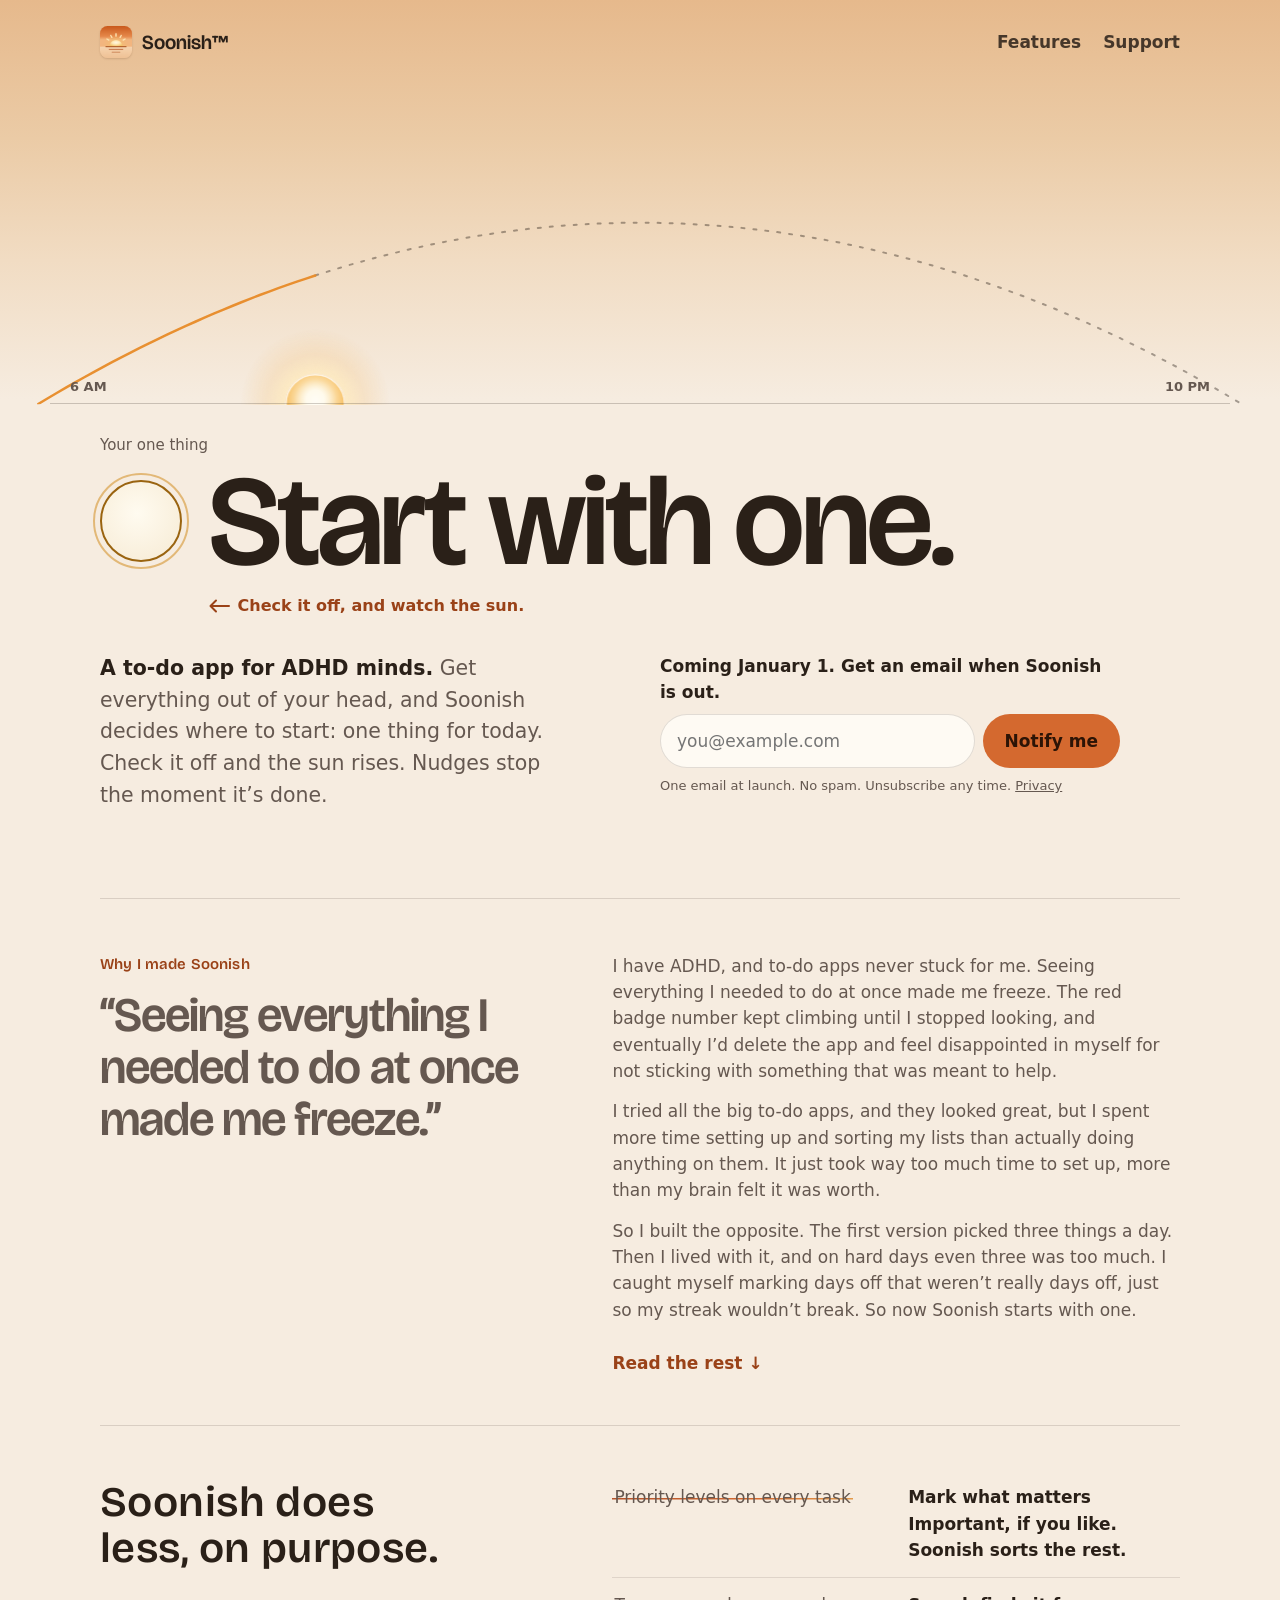
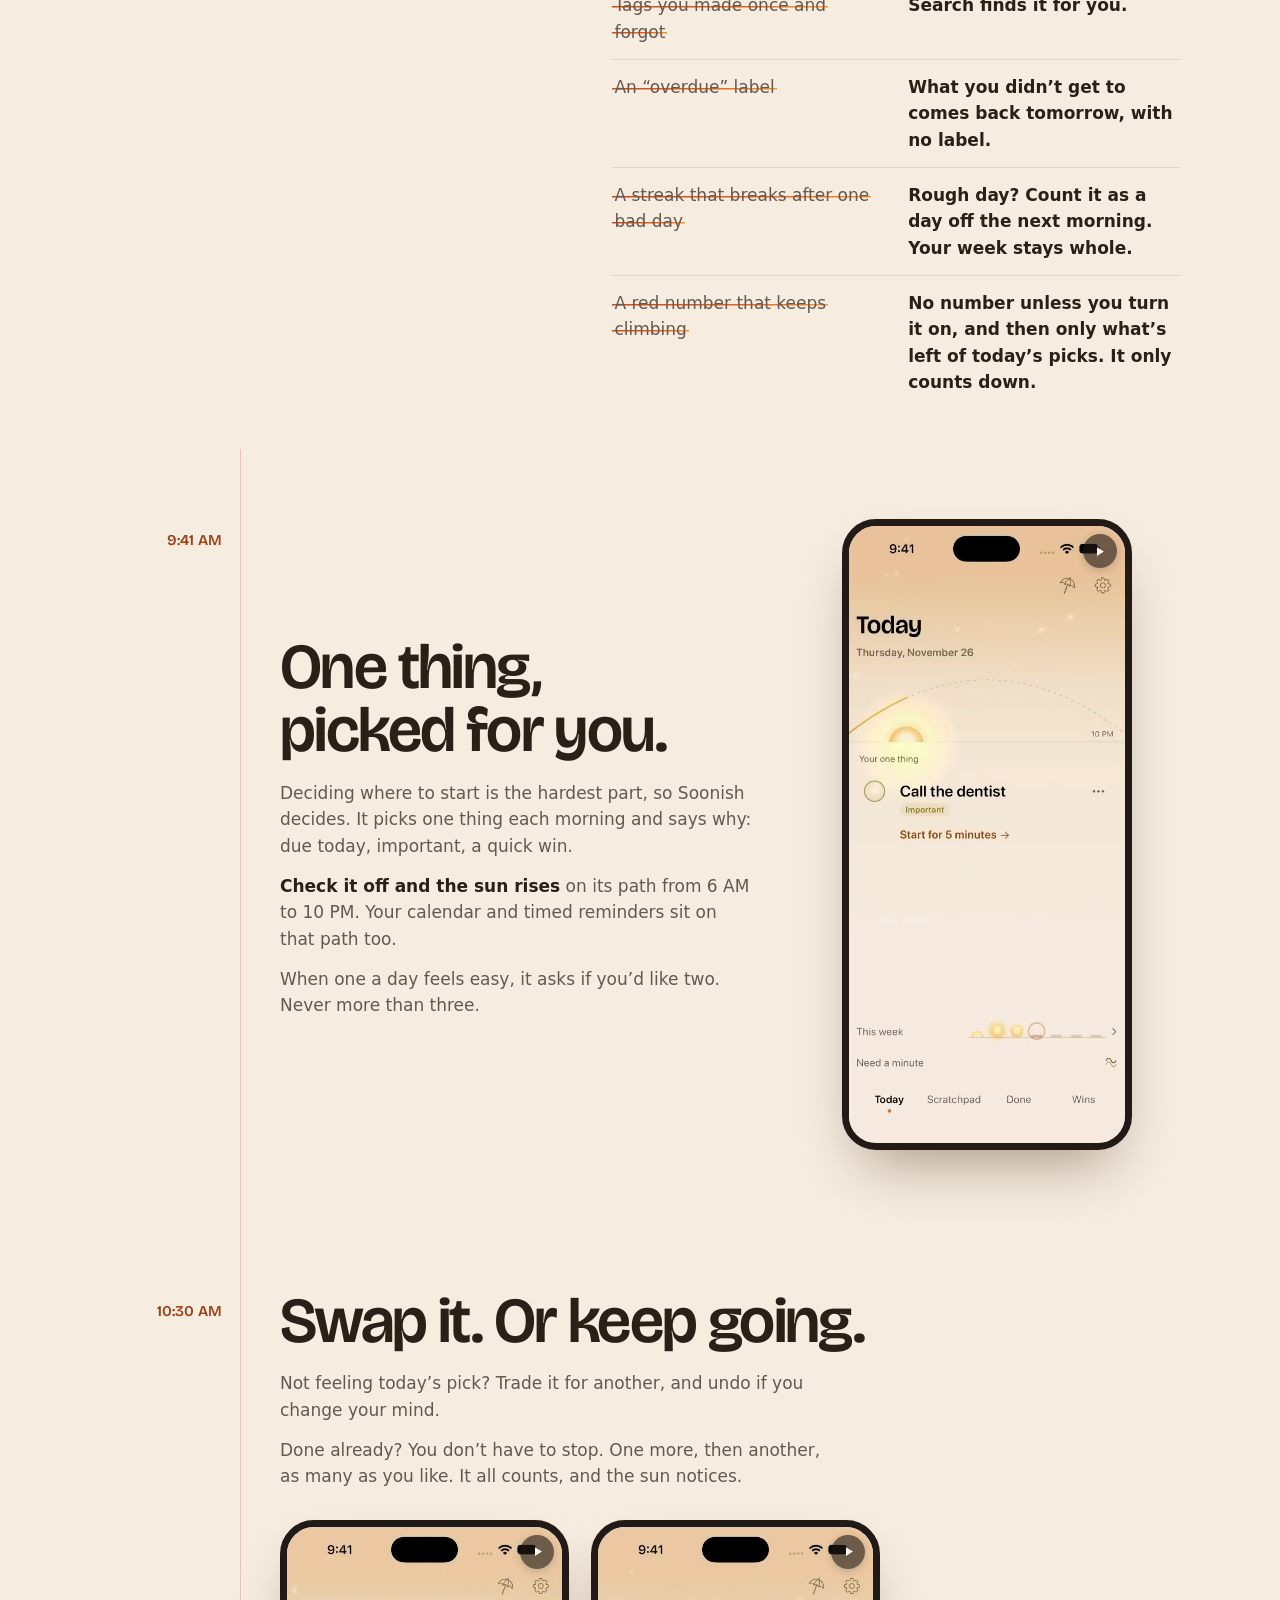
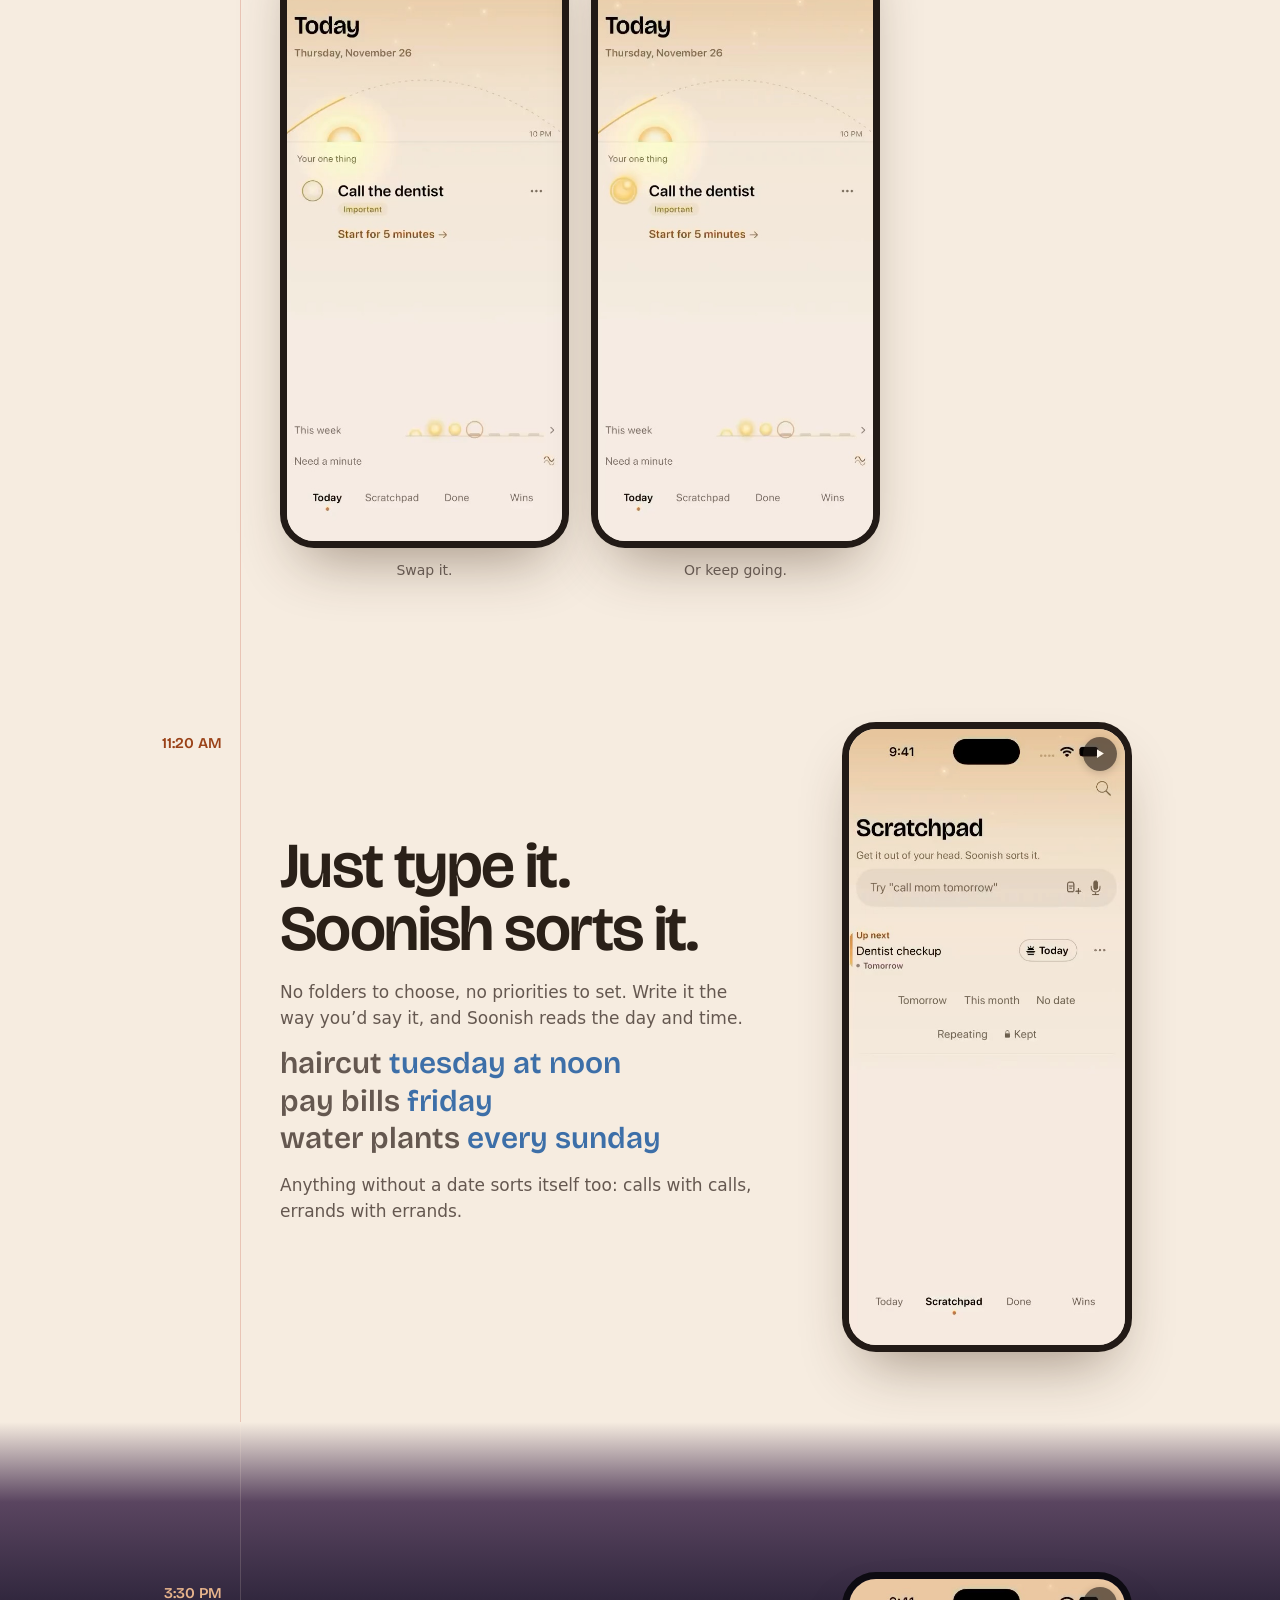
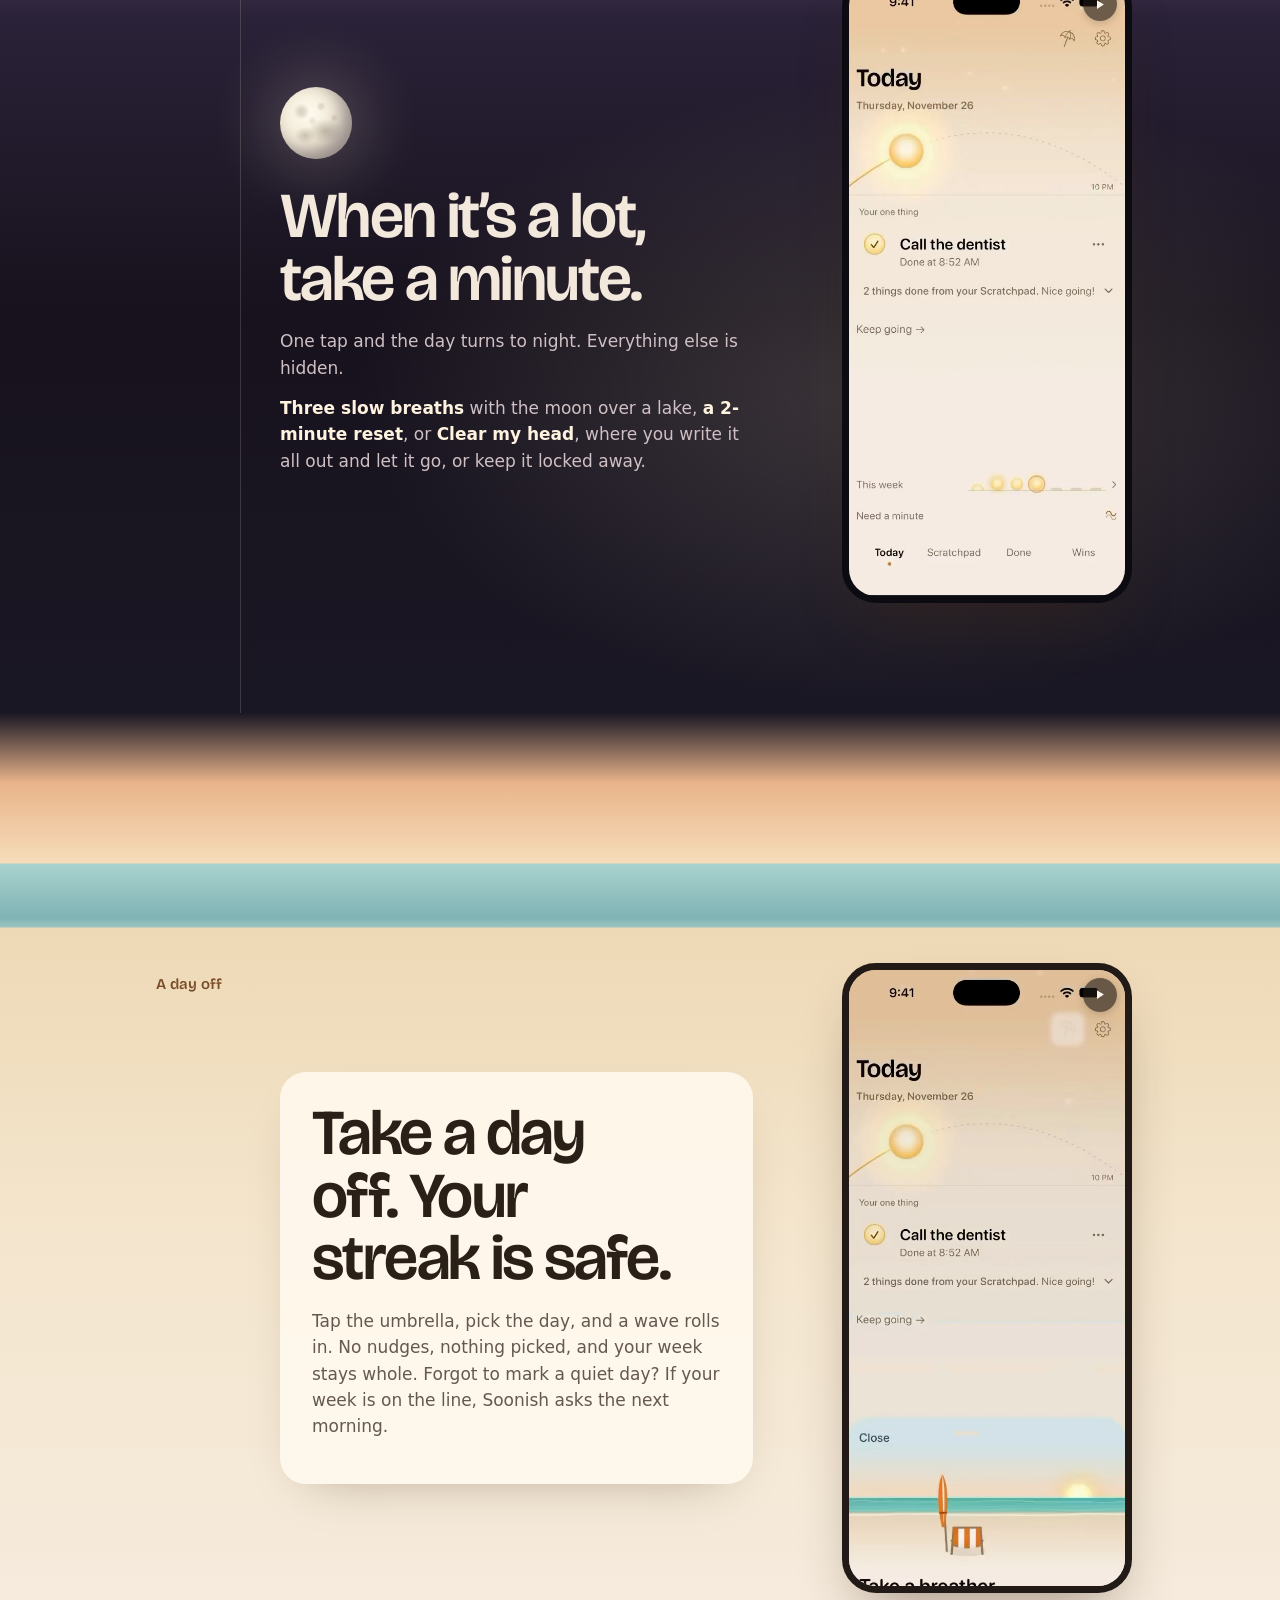
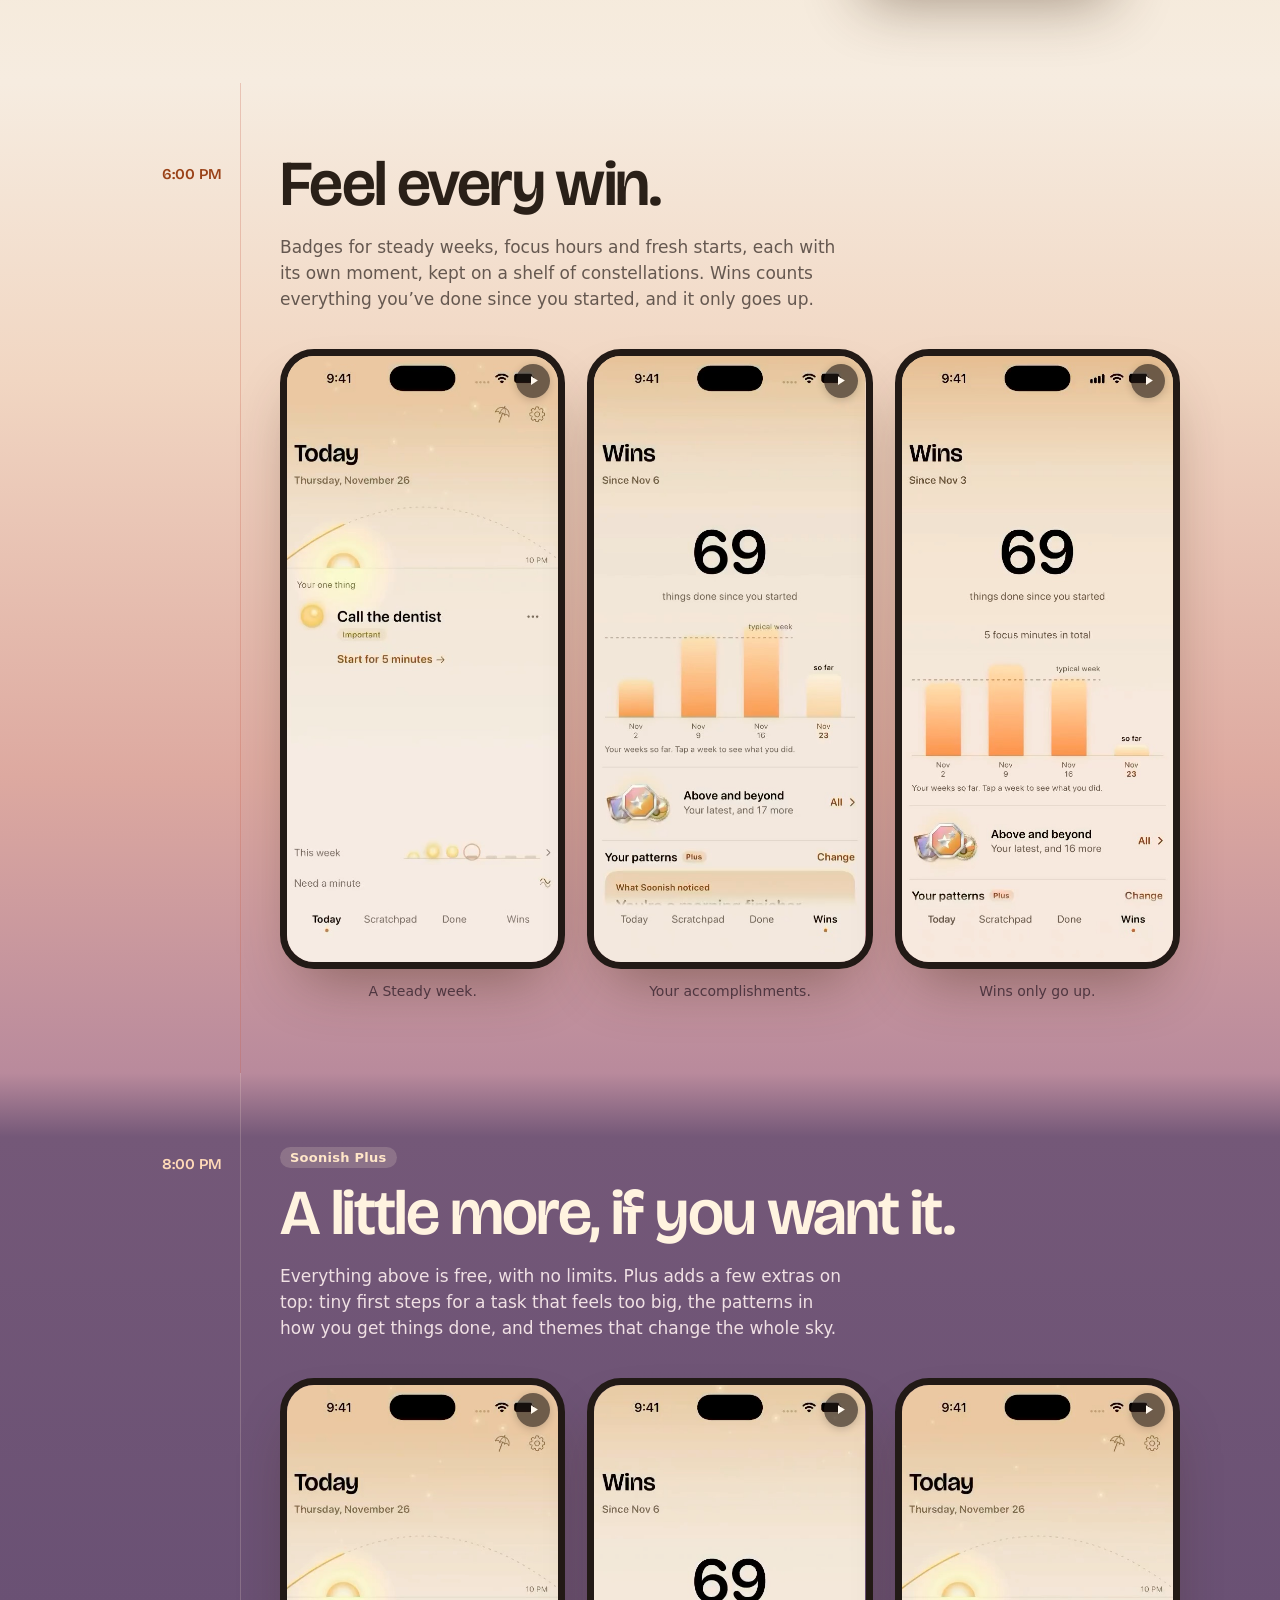
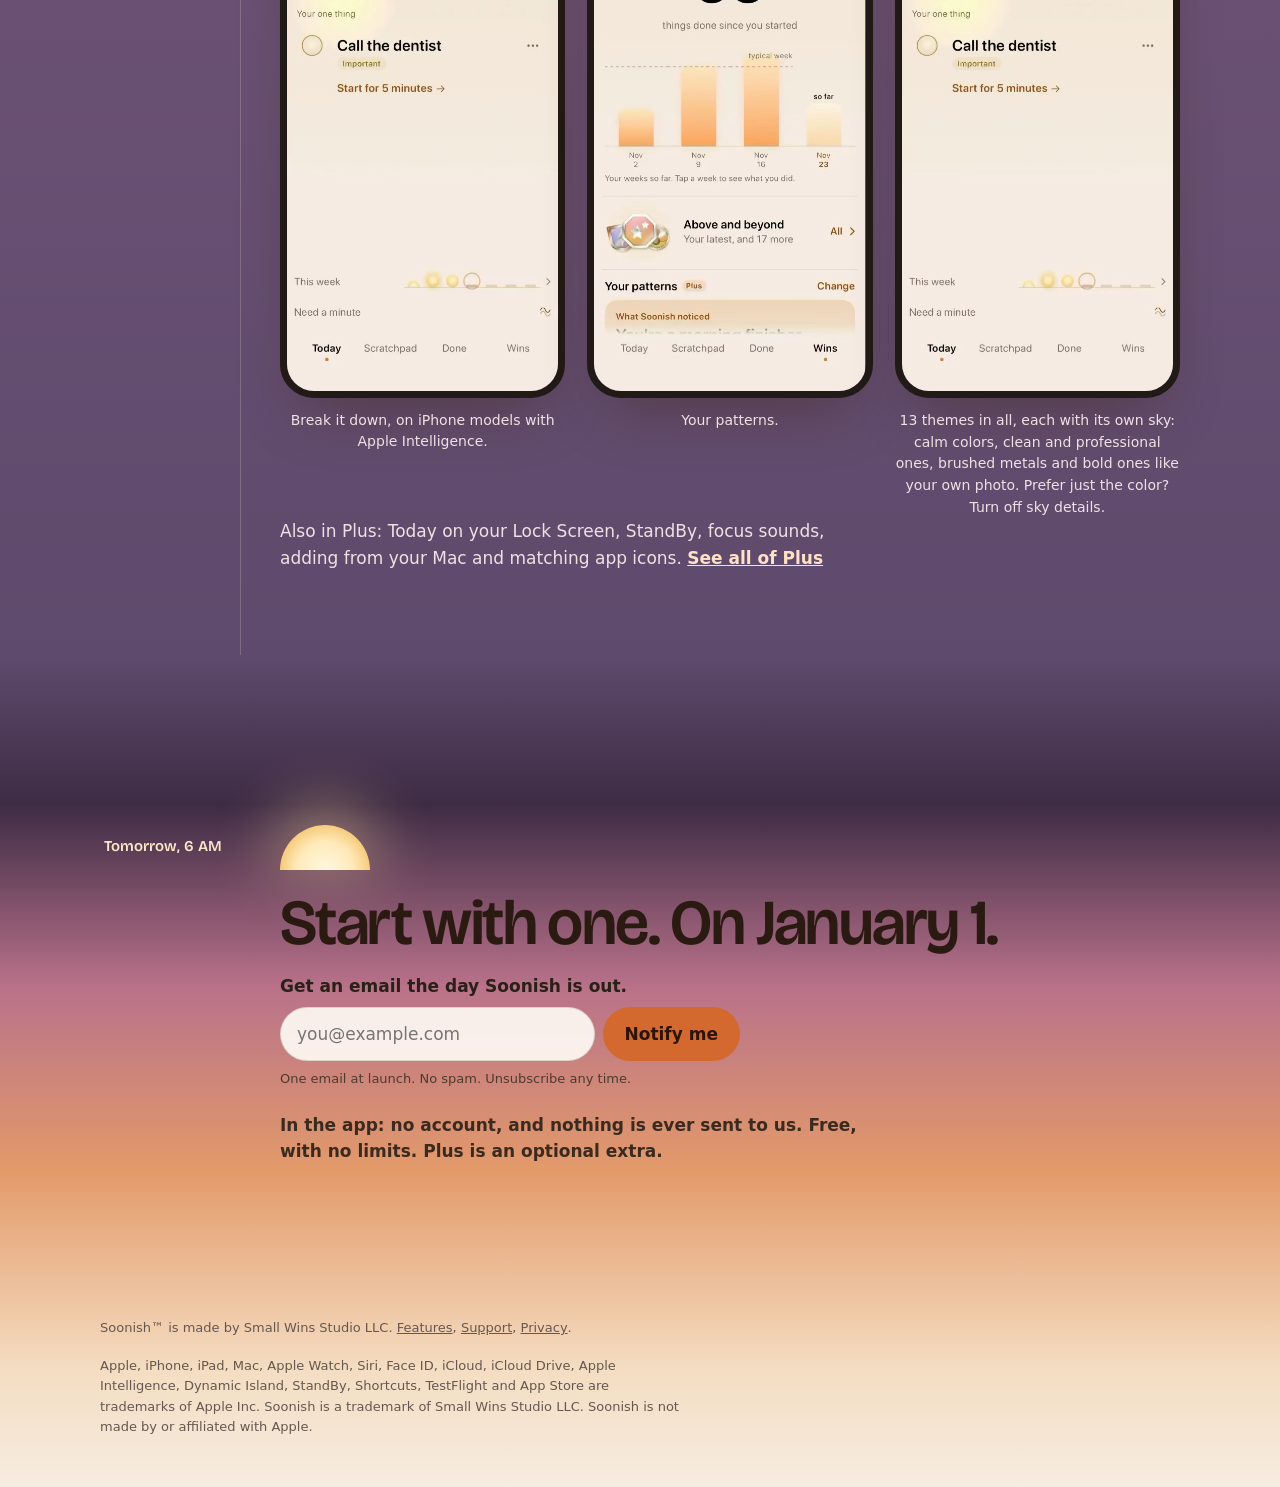
<file: index.html>
<!doctype html>
<html lang="en">
<head>
  <meta charset="utf-8">
  <meta name="color-scheme" content="light">
  <meta name="darkreader-lock">
  <meta name="viewport" content="width=device-width, initial-scale=1, viewport-fit=cover">
  <title>Soonish, an ADHD-friendly to-do app for iPhone</title>
  <link rel="canonical" href="https://getsoonish.co/">
  <meta name="description" content="An ADHD-friendly iPhone to-do app. Soonish picks one thing for today, goes easy on hard days, and grows with you when you're ready.">
  <meta property="og:type" content="website">
  <meta property="og:url" content="https://getsoonish.co/">
  <meta property="og:site_name" content="Soonish">
  <meta property="og:title" content="Soonish">
  <meta property="og:description" content="A to-do app for ADHD minds. It picks one thing for today, nudges you gently, then goes quiet.">
  <meta property="og:image" content="https://getsoonish.co/images/social.png?v=20261122b">
  <meta property="og:image:width" content="1200">
  <meta property="og:image:height" content="630">
  <meta property="og:image:alt" content="The Soonish app icon, and Today with the sun risen over the morning sky.">
  <meta name="twitter:card" content="summary_large_image">
  <link rel="icon" href="favicon.png?v=20261122b" type="image/png">
  <link rel="apple-touch-icon" href="apple-touch-icon.png?v=20261122b">
<style>
@font-face { font-family: "Bricolage Soonish"; src: url("fonts/BricolageGrotesqueSoonish-Heading.ttf") format("truetype"); font-weight: 400 650; font-display: swap; }
@font-face { font-family: "Bricolage Soonish"; src: url("fonts/BricolageGrotesqueSoonish-Display.ttf") format("truetype"); font-weight: 651 900; font-display: swap; }
:root { padding-top: env(safe-area-inset-top, 0px); padding-bottom: env(safe-area-inset-bottom, 0px); }
html { scroll-padding-top: env(safe-area-inset-top, 0px); }
body { margin: 0; }
img { max-width: 100%; }
[hidden]:not([hidden="until-found" i]) { display: none !important; }
</style>
</head>
<body>
<style>
/* Layout: one day with Soonish. The hero is the app's Today at 9:41 AM: the sky, the dotted sun
   path and "Start with one." as your one thing, with a circle to check it off and watch the sun
   rise, rays and all. Steven's story comes right after, with what Soonish leaves out, then the day in time-stamped sections
   (a ruled margin like the Scratchpad's): morning, midday, a night for Need a minute, a beach for a
   day off, dusk for wins, evening for Plus, dawn for the sign-up.
   One look on purpose (the day is the theme), so no dark-mode remap. */
:root {
  --ink: #2A2018;
  --ink2: #655850;
  --accent: #9A4218;
  --apricot: #D4692F;
  --gold: #F2C066;
  --page: #F6ECE0;
  --margin: rgba(196, 90, 70, 0.28);
  --night: #17121D;
  --display: "Bricolage Soonish", "Bricolage Grotesque", "Avenir Next", ui-rounded, system-ui, sans-serif;
  --text: ui-rounded, "SF Pro Rounded", "Nunito", system-ui, -apple-system, sans-serif;
  color-scheme: light;
}
* { box-sizing: border-box; }
html, body { overflow-x: clip; }
body { margin: 0; background: var(--page); color: var(--ink); font-family: var(--text); font-size: 17px; line-height: 1.55; -webkit-font-smoothing: antialiased; }
img, video { max-width: 100%; display: block; }
a { color: var(--accent); }
:focus-visible { outline: 3px solid #2A2018; outline-offset: 3px; }
.night :focus-visible, .evening :focus-visible { outline-color: var(--gold); }
.wrap { max-width: 1120px; margin: 0 auto; padding-left: max(20px, env(safe-area-inset-left, 0px)); padding-right: max(20px, env(safe-area-inset-right, 0px)); }

/* ---------- Hero: Today at 9:41 ---------- */
.hero { position: relative; margin-top: calc(-1 * env(safe-area-inset-top, 0px)); padding-top: env(safe-area-inset-top, 0px);
  background: linear-gradient(180deg, #E6B98C 0%, #EBCBA6 16%, #F1DCC3 30%, var(--page) 46%); }
.hero.warm::after { content: ""; position: absolute; inset: 0 0 40% 0; pointer-events: none; background: radial-gradient(70% 90% at var(--sx, 30%) 40%, rgba(255, 214, 150, .55), transparent 70%); animation: warm 2.6s ease-out forwards; }
@keyframes warm { 0% { opacity: 0; } 25% { opacity: 1; } 100% { opacity: 0; } }
.topbar { position: relative; z-index: 3; display: flex; align-items: center; justify-content: space-between; padding-block: 18px; }
.brand { display: inline-flex; align-items: center; gap: 10px; font-family: var(--display); font-weight: 700; font-size: 20px; color: var(--ink); text-decoration: none; }
.brand img { width: 32px; height: 32px; border-radius: 7.5px; display: block; box-shadow: 0 1px 2px rgba(80, 40, 10, .18); }
.topbar nav { display: flex; gap: 22px; font-weight: 600; }
.topbar nav a { color: var(--ink); text-decoration: none; opacity: .85; display: inline-block; padding-block: 11px; }

.skyband { position: relative; height: clamp(210px, 28vw, 320px); color: var(--ink); max-width: 1180px; margin: 0 auto; clip-path: inset(-600px -300px 0 -300px); }
.arcsvg { position: absolute; inset: 0; width: 100%; height: 100%; overflow: visible; }
.lab { position: absolute; bottom: 10px; font: 600 13px var(--text); color: var(--ink2); }
.l6 { left: max(20px, env(safe-area-inset-left, 0px)); } .l10 { right: max(20px, env(safe-area-inset-right, 0px)); }
.horizon { position: absolute; left: 0; right: 0; bottom: 0; height: 1px; background: currentColor; opacity: .22; }
#sun { position: absolute; left: 0; top: 0; width: 170px; height: 170px; margin: -85px 0 0 -85px; will-change: transform; }
#sun svg { position: relative; }
#sun .halo { position: absolute; inset: 0; border-radius: 50%; background: radial-gradient(circle closest-side, rgba(255, 233, 184, 0) 35%, rgba(255, 233, 184, .7) 36.5%, rgba(247, 201, 135, .28) 58%, transparent 88%); transform: scale(1); }
#sun.swell .halo { animation: swell 2.4s ease-out; }
@keyframes swell { 0% { transform: scale(1); } 22% { transform: scale(2.1); opacity: 1; } 100% { transform: scale(1); } }

.kicker { margin: 30px 0 6px; font-size: 15px; color: var(--ink2); }
.onething { position: relative; display: flex; gap: clamp(14px, 2vw, 26px); align-items: flex-start; }
.check { position: relative; flex: none; width: clamp(56px, 6.4vw, 84px); height: clamp(56px, 6.4vw, 84px); margin-top: clamp(4px, 1.3vw, 18px); border-radius: 50%; cursor: pointer; display: grid; place-items: center;
  border: 2.5px solid #9A6410; background: radial-gradient(circle at 45% 40%, #FFFBF0, #F6EAD3); transition: background .35s, border-color .35s, transform .2s; }
.check::before { content: ""; position: absolute; inset: -9px; border-radius: 50%; border: 2px solid rgba(214, 150, 50, .6); animation: invite 2.4s ease-out infinite; pointer-events: none; }
.check[aria-pressed="true"]::before { animation: none; opacity: 0; }
@keyframes invite { 0% { transform: scale(.88); opacity: .9; } 70% { transform: scale(1.25); opacity: 0; } 100% { opacity: 0; } }
.check svg { opacity: 0; transform: scale(.5); transition: opacity .25s .1s, transform .35s .1s cubic-bezier(.3,1.6,.5,1); width: 62%; height: 62%; }
.check[aria-pressed="true"] { border-color: #E3A84A; background: radial-gradient(circle at 45% 38%, #FFF8E2, #FFE9B8 55%, #F2C066); }
.check[aria-pressed="true"] svg { opacity: 1; transform: none; }
.check:active { transform: scale(.94); }
.check:focus-visible { outline: 3px solid #2A2018; outline-offset: 6px; }
.ripple { position: absolute; inset: 0; border-radius: 50%; border: 3px solid #F2C066; pointer-events: none; animation: ripple .7s ease-out forwards; }
@keyframes ripple { from { transform: scale(1); opacity: 1; } to { transform: scale(1.9); opacity: 0; } }
.hero h1 { font-family: var(--display); font-weight: 800; font-size: clamp(54px, 10vw, 136px); line-height: .92; letter-spacing: -0.035em; margin: 0; text-wrap: balance; color: var(--ink); }
.status { display: flex; align-items: center; gap: 10px; margin: 12px 0 0; min-height: 1.6em; color: var(--ink2); font-size: 16px; }
.prompt { display: inline-flex; align-items: center; gap: 8px; font-weight: 700; color: var(--accent); }
.prompt svg { flex: none; animation: nudge 1.8s ease-in-out infinite; }
@keyframes nudge { 0%, 100% { transform: translateX(0); } 50% { transform: translateX(-6px); } }
.hero-grid { display: grid; grid-template-columns: minmax(0, 1fr) minmax(0, 1fr); gap: 40px; align-items: start; padding-block: 34px 56px; }
.hero .lede { font-size: clamp(18px, 1.6vw, 21px); color: var(--ink2); max-width: 36ch; margin: 0; }
.hero .lede b { color: var(--ink); font-weight: 650; }

/* The sunrise moment, over the whole page like the app's: long beams, rings, then they fade. */
.burst { position: fixed; inset: 0; z-index: 40; pointer-events: none; overflow: hidden; }
.burst .beams { position: absolute; width: 2400px; height: 2400px; margin: -1200px 0 0 -1200px; border-radius: 50%;
  background: repeating-conic-gradient(from 6deg, rgba(255, 226, 160, .55) 0deg 2.2deg, transparent 2.2deg 15deg);
  -webkit-mask: radial-gradient(circle, transparent 3%, #000 5%, rgba(0,0,0,.5) 30%, transparent 55%); mask: radial-gradient(circle, transparent 3%, #000 5%, rgba(0,0,0,.5) 30%, transparent 55%);
  animation: beams 2.6s cubic-bezier(.2,.7,.2,1) forwards; }
@keyframes beams { 0% { opacity: 0; transform: scale(.25) rotate(0deg); } 18% { opacity: 1; } 55% { opacity: .85; } 100% { opacity: 0; transform: scale(1) rotate(9deg); } }
.burst .ring { position: absolute; width: 120px; height: 120px; margin: -60px 0 0 -60px; border-radius: 50%; border: 2px solid rgba(255, 220, 150, .9); box-shadow: 0 0 22px rgba(255, 210, 140, .6); animation: ring 1.8s ease-out forwards; }
.burst .ring.two { animation-delay: .25s; opacity: 0; }
@keyframes ring { 0% { transform: scale(.6); opacity: 1; } 100% { transform: scale(9); opacity: 0; } }
.mote { position: fixed; z-index: 41; width: 20px; height: 20px; margin: -10px 0 0 -10px; border-radius: 50%; pointer-events: none;
  background: radial-gradient(circle, #FFF8E2, #FFE9B8 50%, rgba(242, 192, 102, 0)); box-shadow: 0 0 20px 7px rgba(255, 220, 150, .75); }

.signup { display: grid; gap: 8px; max-width: 460px; }
.signup label { font-weight: 650; }
.signup .row { display: flex; gap: 8px; }
.signup input { flex: 1; min-width: 0; font: inherit; padding: 13px 16px; border-radius: 999px; border: 1px solid rgba(42, 32, 24, .14); background: rgba(255, 252, 246, .9); color: var(--ink); }
.signup input:focus-visible, .btn:focus-visible { outline: 3px solid #2A2018; outline-offset: 2px; }
.btn { font: inherit; font-weight: 700; border: 0; border-radius: 999px; padding: 13px 22px; background: var(--apricot); color: #2C1406; cursor: pointer; }
.signup .fine { font-size: 13px; color: var(--ink2); margin: 0; }
.signup .fine a { color: inherit; }

/* ---------- The story, right under the hero ---------- */
.why { padding-block: 30px 40px; }
.why-in { display: grid; grid-template-columns: minmax(0, .9fr) minmax(0, 1.1fr); gap: 48px; align-items: start; border-top: 1px solid rgba(101, 88, 80, .2); padding-top: 54px; }
.why h2 { font-family: var(--display); font-weight: 600; font-size: 15px; color: #9A4218; margin: 0 0 14px; letter-spacing: .01em; }
.pull { font-family: var(--display); font-weight: 700; font-size: clamp(30px, 3.8vw, 48px); line-height: 1.08; letter-spacing: -0.02em; margin: 0; color: var(--ink); text-wrap: balance; }
.why p { color: var(--ink2); margin: 0 0 14px; max-width: 60ch; }
.why details summary { cursor: pointer; font-weight: 700; color: var(--accent); list-style: none; display: inline-flex; gap: 6px; align-items: center; margin-top: 4px; min-height: 44px; }
.why details summary::-webkit-details-marker { display: none; }
.why details summary::after { content: "↓"; transition: transform .2s; }
.why details[open] summary::after { transform: rotate(180deg); }
.why details[open] summary { margin-bottom: 14px; }

/* ---------- Phones ---------- */
.phone { margin: 0; }
.phone video, .phone img { width: 100%; aspect-ratio: 552 / 1200; object-fit: cover; border-radius: 34px; border: 7px solid #221A16; box-shadow: 0 30px 60px -22px rgba(60, 35, 15, .45); background: #221A16; }
.phone figcaption { font-size: 14px; color: var(--ink2); margin-top: 12px; text-align: center; }

/* ---------- The day: ruled margin with times ---------- */
.hour { position: relative; display: grid; grid-template-columns: 140px minmax(0, 1fr); gap: 0 40px; padding-block: 70px; }
.hour::before { content: ""; position: absolute; left: 140px; top: 0; bottom: 0; border-left: 1.5px solid var(--margin); }
.time { font-family: var(--display); font-weight: 600; font-size: 15px; color: #9A4218; text-align: right; padding: 12px 18px 0 0; line-height: 1.25; }
.hour h2 { font-family: var(--display); font-weight: 800; font-size: clamp(36px, 5vw, 64px); line-height: .98; letter-spacing: -0.025em; margin: 0 0 18px; text-wrap: balance; }
.hour p { max-width: 52ch; color: var(--ink2); margin: 0 0 14px; }
.hour p b { color: var(--ink); }
.split { display: grid; grid-template-columns: minmax(0, 1.1fr) minmax(0, .9fr); gap: 40px; align-items: center; }
.split .phone { width: 100%; max-width: 290px; justify-self: center; }
.typed { font-family: var(--display); font-weight: 600; font-size: clamp(22px, 2.6vw, 30px); color: var(--ink); line-height: 1.25; margin: 22px 0; }
.typed span { display: block; }
.typed em { font-style: normal; color: #3D6FA8; }

.night { color: #F3E8DC; background: radial-gradient(60% 50% at 70% 64%, rgba(255, 238, 205, .16), transparent 70%), linear-gradient(180deg, var(--page) 0%, #5A4560 9%, #2A2238 22%, var(--night) 55%, #1A1724 100%); }
.night .hour::before { border-color: rgba(255, 236, 214, .16); }
.night .time { color: #E8B48C; }
.night .hour p { color: #CFC0C4; }
.night .hour p b { color: #FFF3E0; }
.moon { width: 72px; height: 72px; border-radius: 50%; background: radial-gradient(circle at 30% 34%, rgba(146,136,118,.3) 0 4%, rgba(146,136,118,.14) 8%, transparent 12%), radial-gradient(circle at 57% 27%, rgba(146,136,118,.22) 0 3%, transparent 7%), radial-gradient(24% 17% at 63% 61%, rgba(138,128,110,.45), transparent), radial-gradient(15% 12% at 35% 67%, rgba(138,128,110,.38), transparent), radial-gradient(circle at 75% 43%, rgba(146,136,118,.2) 0 2%, transparent 6%), radial-gradient(circle at 45% 47%, rgba(156,146,126,.16) 0 3%, transparent 8%), radial-gradient(circle at 38% 36%, #FFFBF0, #EEE5D0 55%, #CBBFA3); box-shadow: inset -10px -8px 16px rgba(40, 30, 60, .38), 0 0 60px 18px rgba(255, 240, 210, .18); margin-bottom: 26px; }
.night .phone video { border-color: #0D0B12; }

.beach { background: linear-gradient(180deg, #1A1724 0, #E9B48A 70px, #F6DDBA 150px, #A9D2CD 151px, #7FB3B5 205px, #9CC3BE 214px, #EED9B6 215px, #F4E6CE 55%, var(--page) 100%); }
.beach .hour { padding-block: 250px 90px; }
.beach .hour::before { display: none; }
.beach .card { background: rgba(255, 249, 238, .9); border-radius: 26px; padding: 30px 32px; box-shadow: 0 20px 50px -30px rgba(60, 40, 20, .4); }

.dusk { background: linear-gradient(180deg, var(--page) 0%, #F1D6C2 30%, #DDA9A0 70%, #B98A9C 100%); }
.duo { display: grid; grid-template-columns: repeat(2, minmax(0, 1fr)); gap: 22px; margin-top: 30px; max-width: 600px; align-items: start; }
.trio { display: grid; grid-template-columns: repeat(3, minmax(0, 1fr)); gap: 22px; margin-top: 36px; align-items: start; }
.dusk .phone figcaption { color: #4F3640; }

/* Evening: Plus */
.evening { background: linear-gradient(180deg, #B98A9C 0, #745878 64px, #6A5174 45%, #5E4A6C 100%); color: #FFF3E0; }
.evening .hour::before { border-color: rgba(255, 236, 214, .2); }
.evening .time { color: #FFD9B8; }
.evening .hour p { color: #F0E0E4; }
.evening .phone figcaption { color: #F0E0E4; }
.also { font-family: var(--display); font-weight: 700; font-size: 22px; color: #FFF3E0; margin: 46px 0 10px; }
.extras { list-style: none; padding: 0; margin: 0; display: grid; grid-template-columns: repeat(2, minmax(0, 1fr)); gap: 14px 36px; max-width: 900px; }
.extras li { color: #F0E0E4; padding-top: 12px; border-top: 1px solid rgba(255, 236, 214, .2); }
.extras b { color: #FFF3E0; }
.also-line { margin: 34px 0 0; max-width: 60ch; color: #F0E0E4; }
.also-line a { color: #FFE2C6; font-weight: 700; }
@media (max-width: 760px) { .extras { grid-template-columns: 1fr; } }
.tag { display: inline-block; font: 700 13px var(--text); letter-spacing: .02em; padding: 3px 10px; border-radius: 999px; background: rgba(255, 236, 214, .18); color: #FFE6C8; margin-bottom: 14px; }

/* What Soonish leaves out, right under the story (Nov 24, 2026, owner): the story's two columns,
   on the light page, the old ways crossed out with a warm line. */
.why-less { padding-block: 0 40px; }
.why-less .pull { font-size: clamp(28px, 3.4vw, 42px); color: var(--ink); }
.less { list-style: none; padding: 0; margin: 0; display: grid; max-width: 760px; }
.less li { display: grid; grid-template-columns: minmax(0, 1fr) minmax(0, 1fr); gap: 24px; padding: 14px 0; border-top: 1px solid rgba(101, 88, 80, .16); align-items: baseline; }
.less li:first-child { border-top: 0; padding-top: 4px; }
/* The line is drawn on each line of the words, so a wrapped item is crossed out line by line. */
.less s { text-decoration: none; color: var(--ink2); padding-inline: 2px;
  background: linear-gradient(90deg, #B5532A, #D4692F 60%, #E39A4A) no-repeat 0 58% / calc(var(--x, 1) * 100%) 1.5px;
  -webkit-box-decoration-break: clone; box-decoration-break: clone; transition: background-size .9s cubic-bezier(.3,.7,.2,1); }
.less span { color: var(--ink); font-weight: 600; }

.dawn { background: linear-gradient(180deg, #5E4A6C 0%, #3E2C45 18%, #B9728A 40%, #E39A6A 62%, #F4DDC2 86%, var(--page) 100%); }
.dawn .hour::before { display: none; }
.dawn .time { color: #FFE6C8; }
.dawn h2 { color: #2A1A12; }
.dawn .free { font-weight: 600; margin-top: 22px; color: #3A2A20; }
.small-sun { width: 90px; height: 45px; border-radius: 90px 90px 0 0; background: radial-gradient(circle at 50% 100%, #FFF8E2, #FFE9B8 45%, #F2C066 80%); box-shadow: 0 -10px 60px 10px rgba(255, 220, 160, .45); margin-bottom: 22px; }
footer { padding-block: 36px 50px; font-size: 13px; color: var(--ink2); }
footer a { color: var(--ink2); display: inline-block; padding-block: 14px; }
footer .tm { margin: 4px 0 0; max-width: 70ch; }

@media (max-width: 760px) {
  .hero-grid, .why-in { grid-template-columns: 1fr; gap: 26px; }
  .hour { grid-template-columns: 1fr; padding-block: 52px; }
  .hour::before { display: none; }
  .time { text-align: left; padding: 0 0 8px; }
  .split { grid-template-columns: 1fr; }
  .trio { grid-template-columns: 1fr 1fr; }
  .trio .phone:nth-child(3) { grid-column: 1 / -1; width: 50%; justify-self: center; margin-top: 0; }
  .less li { grid-template-columns: 1fr; gap: 4px; }
  .topbar nav { gap: 14px; font-size: 15px; }
}
@media (prefers-reduced-motion: reduce) {
  .check::before, .prompt svg { animation: none; }
  .less s { transition: none; }
}
/* Clips: each can be paused or played again from a small button in its corner (or a tap on it).
   A clip plays once when it comes into view, then rests on its last frame. In a row, the clips
   play one at a time, left to right. On a phone, a row is a sideways swipe. */
.phone { position: relative; }
.phone video { cursor: pointer; }
.clipbtn { position: absolute; top: 10px; right: 10px; width: 44px; height: 44px; padding: 0; border: 0; background: transparent; cursor: pointer; display: grid; place-items: center; }
.clipbtn span { width: 34px; height: 34px; border-radius: 50%; display: grid; place-items: center; background: rgba(34, 26, 22, .62); color: #FFF8EE; box-shadow: 0 2px 8px rgba(0, 0, 0, .18); transition: transform .15s, background .15s; }
.clipbtn svg { width: 15px; height: 15px; }
.clipbtn:hover span { background: rgba(34, 26, 22, .8); transform: scale(1.06); }
.clipbtn[data-state="pause"] span { opacity: .55; }
.clipbtn[data-state="pause"]:hover span, .clipbtn[data-state="pause"]:focus-visible span { opacity: 1; }
@media (max-width: 760px) {
  [data-clips] { display: flex !important; gap: 14px !important; overflow-x: auto; scroll-snap-type: x mandatory; scrollbar-width: none; padding-bottom: 6px; margin-left: calc(-1 * max(20px, env(safe-area-inset-left, 0px))); margin-right: calc(-1 * max(20px, env(safe-area-inset-right, 0px))); padding-left: max(20px, env(safe-area-inset-left, 0px)); padding-right: max(20px, env(safe-area-inset-right, 0px)); scroll-padding-inline: max(20px, env(safe-area-inset-left, 0px)); max-width: none !important; }
  [data-clips]::-webkit-scrollbar { display: none; }
  [data-clips] > .phone { flex: 0 0 66%; width: auto !important; margin-top: 0 !important; scroll-snap-align: start; grid-column: auto !important; justify-self: auto !important; }
}
@media print { * { -webkit-print-color-adjust: exact; print-color-adjust: exact; } .clipbtn { display: none; } }
</style>

<section class="hero" id="hero">
  <div class="wrap">
    <header class="topbar">
      <a class="brand" href="./"><img src="images/icon.png?v=20261122b" alt="" width="32" height="32">Soonish™</a>
      <nav><a href="features.html">Features</a><a href="support.html">Support</a></nav>
    </header>
  </div>
  <div class="skyband" aria-hidden="true">
    <svg class="arcsvg" viewBox="0 0 1000 300" preserveAspectRatio="none">
      <path id="ahead" d="M -10 300 Q 500 -40 1010 300" fill="none" stroke="currentColor" stroke-opacity=".4" stroke-width="2" stroke-dasharray="3 9" stroke-linecap="round" vector-effect="non-scaling-stroke"/>
      <path id="trail" d="" fill="none" stroke="#E88C29" stroke-opacity=".95" stroke-width="2.5" stroke-linecap="round" vector-effect="non-scaling-stroke"/>
    </svg>
    <span class="lab l6">6 AM</span><span class="lab l10">10 PM</span>
    <div id="sun">
      <div class="halo"></div>
      <svg viewBox="-85 -85 170 170" width="170" height="170">
        <defs><radialGradient id="disc" cx=".5" cy=".42" r=".6"><stop offset="0" stop-color="#FFF8E2"/><stop offset=".25" stop-color="#FFF8E2"/><stop offset="1" stop-color="#F5B03F"/></radialGradient><radialGradient id="heart" cx=".5" cy=".45" r=".36"><stop offset="0" stop-color="#fff" stop-opacity=".7"/><stop offset="1" stop-color="#fff" stop-opacity="0"/></radialGradient></defs>
        <circle r="30" fill="url(#disc)"/><circle r="30" fill="url(#heart)"/><circle r="29.25" fill="none" stroke="#fff" stroke-opacity=".75" stroke-width="1.5"/>
      </svg>
    </div>
    <div class="horizon"></div>
  </div>
  <div class="wrap">
    <p class="kicker">Your one thing</p>
    <div class="onething">
      <button class="check" id="check" type="button" aria-pressed="false" aria-label="Check off Start with one"><svg viewBox="0 0 24 24"><path d="M6 12.5l4 4 8-9" fill="none" stroke="#5A3A0E" stroke-width="2.6" stroke-linecap="round" stroke-linejoin="round"/></svg></button>
      <div>
        <h1>Start with&nbsp;one.</h1>
        <p class="status" id="status" aria-live="polite"><span class="prompt"><svg width="22" height="14" viewBox="0 0 22 14" aria-hidden="true"><path d="M21 7H3M8 1.5L2.5 7 8 12.5" fill="none" stroke="currentColor" stroke-width="2" stroke-linecap="round" stroke-linejoin="round"/></svg>Check it off, and watch the sun.</span></p>
      </div>
    </div>
    <div class="hero-grid">
      <p class="lede"><b>A to-do app for ADHD minds.</b> Get everything out of your head, and Soonish decides where to start: one thing for today. Check it off and the sun rises. Nudges stop the moment it’s done.</p>
      <form id="signup" class="signup" action="https://app.kit.com/forms/10190717/subscriptions" method="post">
        <label for="email">Coming January 1. Get an email when Soonish is out.</label>
        <div class="row"><input id="email" type="email" placeholder="you@example.com" name="email_address" autocomplete="email" required><button class="btn" type="submit">Notify me</button></div>
        <p class="fine">One email at launch. No spam. Unsubscribe any time. <a href="privacy.html#launch-emails">Privacy</a></p>
      </form>
    </div>
  </div>
</section>

<section class="why">
  <div class="wrap">
    <div class="why-in">
      <div>
        <h2>Why I made Soonish</h2>
        <p class="pull">“Seeing everything I needed to do at once made me&nbsp;freeze.”</p>
      </div>
      <div>
        <p>I have ADHD, and to-do apps never stuck for me. Seeing everything I needed to do at once made me freeze. The red badge number kept climbing until I stopped looking, and eventually I’d delete the app and feel disappointed in myself for not sticking with something that was meant to help.</p>
        <p class="more-on-phone">I tried all the big to-do apps, and they looked great, but I spent more time setting up and sorting my lists than actually doing anything on them. It just took way too much time to set up, more than my brain felt it was worth.</p>
        <p class="more-on-phone">So I built the opposite. The first version picked three things a day. Then I lived with it, and on hard days even three was too much. I caught myself marking days off that weren’t really days off, just so my streak wouldn’t break. So now Soonish starts with one.</p>
        <details>
          <summary>Read the rest</summary>
          <p>You drop everything into the Scratchpad, and each day it shows you one thing. When that starts to feel easy, it asks if you’d like two, then three, but it never asks for more than three, and you can always go back.</p>
          <p>Soonish nudges you gently, then goes quiet once you’re done. On a day off, or a day with nothing on your list, it doesn’t nudge you at all. Instead of a red number on the icon, a widget on your Home Screen shows what’s next. You earn badges for what you get done, and you’re never shamed for what you don’t.</p>
          <p>I made it for people like me, but a lot of people get overwhelmed by how most to-do apps work and just need to take it one day, one task, at a time. I hope it helps you the way it’s helped me.</p>
        </details>
      </div>
    </div>
  </div>
</section>

<section class="why why-less">
  <div class="wrap">
    <div class="why-in">
      <div>
        <h2 class="pull">Soonish does less, on purpose.</h2>
      </div>
      <div>
        <ul class="less" id="less">
        <li><div><s>Priority levels on every task</s></div><span>Mark what matters Important, if you like. Soonish sorts the rest.</span></li>
        <li><div><s>Tags you made once and forgot</s></div><span>Search finds it for you.</span></li>
        <li><div><s>An “overdue” label</s></div><span>What you didn’t get to comes back tomorrow, with no label.</span></li>
        <li><div><s>A streak that breaks after one bad day</s></div><span>Rough day? Count it as a day off the next morning. Your week stays whole.</span></li>
        <li><div><s>A red number that keeps climbing</s></div><span>No number unless you turn it on, and then only what’s left of today’s picks. It only counts down.</span></li>
        </ul>
      </div>
    </div>
  </div>
</section>

<div class="wrap">
  <section class="hour">
    <div class="time">9:41 AM</div>
    <div class="split">
      <div>
        <h2>One thing, picked for you.</h2>
        <p>Deciding where to start is the hardest part, so Soonish decides. It picks one thing each morning and says why: due today, important, a quick win.</p>
        <p><b>Check it off and the sun rises</b> on its path from 6 AM to 10 PM. Your calendar and timed reminders sit on that path too.</p>
        <p>When one a day feels easy, it asks if you’d like two. Never more than three.</p>
      </div>
      <figure class="phone"><video data-clip muted playsinline preload="none" poster="clips/sunrise.jpg?v=20261126d" aria-label="Today: Call the dentist is checked off, a small light flies up and the sun rises with its rays."><source src="clips/sunrise.mp4?v=20261126d" type="video/mp4"></video></figure>
    </div>
  </section>

  <section class="hour">
    <div class="time">10:30 AM</div>
    <div>
        <h2>Swap it. Or keep going.</h2>
        <p>Not feeling today’s pick? Trade it for another, and undo if you change your mind.</p>
        <p>Done already? You don’t have to stop. One more, then another, as many as you like. It all counts, and the sun notices.</p>
        <div class="duo" data-clips>
          <figure class="phone"><video data-clip muted playsinline preload="none" poster="clips/swap-sun.jpg?v=20261126e" aria-label="Today: Call the dentist is swapped for Email Sam about Friday. Email Sam is checked off, a small light flies up, and the sun rises with its rays."><source src="clips/swap-sun.mp4?v=20261126e" type="video/mp4"></video><figcaption>Swap it.</figcaption></figure>
          <figure class="phone"><video data-clip muted playsinline preload="none" poster="clips/keep-going.jpg?v=20261126e" aria-label="Call the dentist is checked off and the sun rises. Keep going brings Dentist checkup, it’s checked off, and Today says One more done. The sun noticed. Then Up next brings Call mom."><source src="clips/keep-going.mp4?v=20261126e" type="video/mp4"></video><figcaption>Or keep going.</figcaption></figure>
        </div>
      </div>
    </section>

  <section class="hour">
    <div class="time">11:20 AM</div>
    <div class="split">
      <div>
        <h2>Just type it. Soonish sorts it.</h2>
        <p>No folders to choose, no priorities to set. Write it the way you’d say it, and Soonish reads the day and time.</p>
        <p class="typed"><span>haircut <em>tuesday at noon</em></span><span>pay bills <em>friday</em></span><span>water plants <em>every sunday</em></span></p>
        <p>Anything without a date sorts itself too: calls with calls, errands with errands.</p>
      </div>
      <figure class="phone"><video data-clip muted playsinline preload="none" poster="clips/dates.jpg?v=20261126d" aria-label="The Scratchpad: Pay rent friday is typed, the line under it says Added to Tomorrow: Pay rent, for Friday, Nov 27, and Pay rent glows in the Tomorrow folder."><source src="clips/dates.mp4?v=20261126d" type="video/mp4"></video></figure>
    </div>
  </section>
</div>

<div class="night">
  <div class="wrap">
    <section class="hour" style="padding-block: 150px 110px;">
      <div class="time">3:30 PM</div>
      <div class="split">
        <div>
          <div class="moon" aria-hidden="true"></div>
          <h2>When it’s a lot, take a minute.</h2>
          <p>One tap and the day turns to night. Everything else is hidden.</p>
          <p><b>Three slow breaths</b> with the moon over a lake, <b>a 2-minute reset</b>, or <b>Clear my head</b>, where you write it all out and let it go, or keep it locked away.</p>
        </div>
        <figure class="phone"><video data-clip muted playsinline preload="none" poster="clips/need-a-minute.jpg?v=20261126e" aria-label="Need a minute: Today’s sun sets, the moon rises over the water, and Three slow breaths begins: Breathe in, Breathe out, with the moonlight shimmering on the lake."><source src="clips/need-a-minute.mp4?v=20261126e" type="video/mp4"></video></figure>
      </div>
    </section>
  </div>
</div>

<div class="beach">
  <div class="wrap">
    <section class="hour">
      <div class="time" style="color:#7A4E2A">A day off</div>
      <div class="split">
        <div class="card">
          <h2>Take a day off. Your streak is safe.</h2>
          <p>Tap the umbrella, pick the day, and a wave rolls in. No nudges, nothing picked, and your week stays whole. Forgot to mark a quiet day? If your week is on the line, Soonish asks the next morning.</p>
        </div>
        <figure class="phone"><video data-clip muted playsinline preload="none" poster="clips/day-off.jpg?v=20261126e" aria-label="Take a day off: the umbrella opens on a beach. Today is tapped, a wave washes up, and it says Today’s yours. Today then shows the beach and You’re off today."><source src="clips/day-off.mp4?v=20261126e" type="video/mp4"></video></figure>
      </div>
    </section>
  </div>
</div>

<div class="dusk">
  <div class="wrap">
    <section class="hour" id="features">
      <div class="time">6:00 PM</div>
      <div>
        <h2>Feel every win.</h2>
        <p>Badges for steady weeks, focus hours and fresh starts, each with its own moment, kept on a shelf of constellations. Wins counts everything you’ve done since you started, and it only goes up.</p>
        <div class="trio" data-clips data-rate="1.2">
          <figure class="phone"><video data-clip muted playsinline preload="none" poster="clips/sunrise-badge.jpg?v=20261126e" aria-label="The one thing is checked off, the sun rises, then a Steady week badge arrives with the sun rising behind it."><source src="clips/sunrise-badge.mp4?v=20261126e" type="video/mp4"></video><figcaption>A Steady week.</figcaption></figure>
          <figure class="phone"><video data-clip muted playsinline preload="none" poster="clips/shelf.jpg?v=20261126e" aria-label="Wins to Your accomplishments: the sun sets into a night sky of constellations. Milestones is tapped, and the 50 things done badge opens while lanterns rise and spell 50."><source src="clips/shelf.mp4?v=20261126e" type="video/mp4"></video><figcaption>Your accomplishments.</figcaption></figure>
          <figure class="phone"><video data-clip muted playsinline preload="none" poster="clips/progress.jpg?v=20261126d" aria-label="Wins: the total counts up from 69 to 78, and this week's bar climbs by nine."><source src="clips/progress.mp4?v=20261126d" type="video/mp4"></video><figcaption>Wins only go up.</figcaption></figure>
        </div>
      </div>
    </section>
  </div>
</div>

<div class="evening">
  <div class="wrap">
    <section class="hour">
      <div class="time">8:00 PM</div>
      <div>
        <span class="tag">Soonish Plus</span>
        <h2 style="color:#FFF3E0">A little more, if you want it.</h2>
        <p>Everything above is free, with no limits. Plus adds a few extras on top: tiny first steps for a task that feels too big, the patterns in how you get things done, and themes that change the whole sky.</p>
        <div class="trio" data-clips data-rate="1.2">
          <figure class="phone"><video data-clip muted playsinline preload="none" poster="clips/break-it-down.jpg?v=20261126e" aria-label="Break it down from Today: Call the dentist becomes three small first steps. On Today, each step is checked off with Step done, then Call the dentist is checked off and the sun rises."><source src="clips/break-it-down.mp4?v=20261126e" type="video/mp4"></video><figcaption>Break it down, on iPhone models with Apple Intelligence.</figcaption></figure>
          <figure class="phone"><video data-clip muted playsinline preload="none" poster="clips/patterns.jpg?v=20261126e" aria-label="Your patterns on Wins: You’re a morning finisher. See why shows when you finish things, hour by hour, then See all your patterns: your longest run, A minute helps you, and Calls are your thing."><source src="clips/patterns.mp4?v=20261126e" type="video/mp4"></video><figcaption>Your patterns.</figcaption></figure>
          <figure class="phone"><video data-clip muted playsinline preload="none" poster="clips/themes.jpg?v=20261126e" aria-label="Today in different themes, calm and bold, then Your photo with a sandy path through the dunes, where Call the dentist is checked off and the sun rises."><source src="clips/themes.mp4?v=20261126e" type="video/mp4"></video><figcaption>13 themes in all, each with its own sky: calm colors, clean and professional ones, brushed metals and bold ones like your own photo. Prefer just the color? Turn off sky details.</figcaption></figure>
        </div>
        <p class="also-line">Also in Plus: Today on your Lock Screen, StandBy, focus sounds, adding from your Mac and matching app icons. <a href="features.html#plus">See all of Plus</a></p>
      </div>
    </section>
  </div>
</div>

<div class="dawn">
  <div class="wrap">
    <section class="hour" style="padding-block: 170px 90px;">
      <div class="time">Tomorrow, 6 AM</div>
      <div>
        <div class="small-sun" aria-hidden="true"></div>
        <h2>Start with one. On January 1.</h2>
        <form class="signup" action="https://app.kit.com/forms/10190717/subscriptions" method="post">
          <label for="email2">Get an email the day Soonish is out.</label>
          <div class="row"><input id="email2" type="email" placeholder="you@example.com" name="email_address" autocomplete="email" required><button class="btn" type="submit">Notify me</button></div>
          <p class="fine" style="color:#4F3A2E">One email at launch. No spam. Unsubscribe any time.</p>
        </form>
        <p class="free">In the app: no account, and nothing is ever sent to us. Free, with no limits. Plus is an optional extra.</p>
      </div>
    </section>
    <footer>Soonish™ is made by Small Wins Studio LLC. <a href="features.html">Features</a>, <a href="support.html">Support</a>, <a href="privacy.html">Privacy</a>.
      <p class="tm">Apple, iPhone, iPad, Mac, Apple Watch, Siri, Face ID, iCloud, iCloud Drive, Apple Intelligence, Dynamic Island, StandBy, Shortcuts, TestFlight and App Store are trademarks of Apple Inc. Soonish is a trademark of Small Wins Studio LLC. Soonish is not made by or affiliated with Apple.</p></footer>
  </div>
</div>

<script>
(() => {
  const hero = document.getElementById('hero');
  const band = hero.querySelector('.skyband');
  const sun = document.getElementById('sun');
  const trail = document.getElementById('trail');
  const check = document.getElementById('check');
  const status = document.getElementById('status');
  const promptHTML = status.innerHTML;
  const reduce = matchMedia('(prefers-reduced-motion: reduce)').matches;
  // 9:41 AM on the path that runs from 6 AM to 10 PM, as in the app's screenshots.
  const t = (9 * 60 + 41 - 360) / 960;
  const P0 = { x: -10, y: 300 }, C = { x: 500, y: -40 }, P1 = { x: 1010, y: 300 };
  const pt = s => { const u = 1 - s; return { x: u*u*P0.x + 2*u*s*C.x + s*s*P1.x, y: u*u*P0.y + 2*u*s*C.y + s*s*P1.y }; };
  let rise = 0;
  function draw() {
    const w = band.clientWidth, h = band.clientHeight, p = pt(t);
    const x = p.x / 1000 * w, top = p.y / 300 * h, y = h + (top - h) * rise;
    sun.style.transform = `translate(${x}px, ${y}px)`;
    let d = ''; for (let i = 0; i <= 30; i++) { const q = pt(t * i / 30); d += (i ? ' L ' : 'M ') + q.x.toFixed(1) + ' ' + q.y.toFixed(1); }
    trail.setAttribute('d', d); { const ah = document.getElementById('ahead'); if (ah) { let a = ''; for (let i = 0; i <= 30; i++) { const q = pt(t + (1 - t) * i / 30); a += (i ? ' L ' : 'M ') + q.x.toFixed(1) + ' ' + q.y.toFixed(1); } ah.setAttribute('d', a); } }
  }
  function animate(to, ms, done) {
    if (reduce) { rise = to; draw(); done && done(); return; }
    const from = rise, start = performance.now();
    const step = n => { const k = Math.min(1, (n - start) / ms), e = 1 - Math.pow(1 - k, 3);
      rise = from + (to - from) * e; draw(); if (k < 1) requestAnimationFrame(step); else done && done(); };
    requestAnimationFrame(step);
  }
  // The burst, over the whole page as in the app: long beams, two rings, the glow swells, the sky warms.
  function burst() {
    const r = sun.getBoundingClientRect(), cx = r.left + r.width / 2, cy = r.top + r.height / 2;
    const layer = document.createElement('div'); layer.className = 'burst';
    layer.innerHTML = `<div class="beams" style="left:${cx}px;top:${cy}px"></div><div class="ring" style="left:${cx}px;top:${cy}px"></div><div class="ring two" style="left:${cx}px;top:${cy}px"></div>`;
    document.body.appendChild(layer); setTimeout(() => layer.remove(), 2800);
    sun.classList.remove('swell'); void sun.offsetWidth; sun.classList.add('swell');
    hero.style.setProperty('--sx', (cx / innerWidth * 100) + '%');
    hero.classList.remove('warm'); void hero.offsetWidth; hero.classList.add('warm');
  }
  const clock = d => d.toLocaleTimeString([], { hour: 'numeric', minute: '2-digit' });
  let busy = false;
  check.addEventListener('click', () => {
    if (busy) return;
    const on = check.getAttribute('aria-pressed') !== 'true';
    check.setAttribute('aria-pressed', on);
    if (!on) { status.innerHTML = promptHTML; animate(0, 700); return; }
    status.textContent = 'Done. The sun noticed.';
    if (reduce) { animate(1, 0); return; }
    busy = true;
    const ring = document.createElement('span'); ring.className = 'ripple'; check.appendChild(ring); setTimeout(() => ring.remove(), 800);
    // A small light leaves the circle and flies up into the sun; the sun rises when it lands.
    const a = check.getBoundingClientRect(), s = sun.getBoundingClientRect();
    const mote = document.createElement('div'); mote.className = 'mote'; document.body.appendChild(mote);
    const from = { x: a.left + a.width / 2, y: a.top + a.height / 2 }, to = { x: s.left + s.width / 2, y: s.top + s.height / 2 };
    const start = performance.now();
    const fly = n => { const k = Math.min(1, (n - start) / 700), e = k < .5 ? 2*k*k : 1 - Math.pow(-2*k + 2, 2) / 2;
      mote.style.left = from.x + (to.x - from.x) * e + 'px'; mote.style.top = from.y + (to.y - from.y) * e + 'px';
      if (k < 1) requestAnimationFrame(fly); else { mote.remove(); animate(1, 1300, () => { burst(); busy = false; }); } };
    requestAnimationFrame(fly);
  });
  draw(); addEventListener('resize', draw);

  // Clips (review, Nov 22): each plays once when it comes into view, then rests on its last frame
  // with a button to play it again. A tap on a clip, or its corner button, pauses or plays it. In a
  // row ([data-clips]), they play one at a time, left to right. Clips load only as they come near.
  // With Reduce Motion nothing starts on its own; every clip waits on its play button.
  (() => {
    const reduceClips = matchMedia('(prefers-reduced-motion: reduce)').matches;
    const ICON = {
      pause: '<svg viewBox="0 0 24 24" aria-hidden="true"><path d="M7 5h3.5v14H7zM13.5 5H17v14h-3.5z" fill="currentColor"/></svg>',
      play: '<svg viewBox="0 0 24 24" aria-hidden="true"><path d="M8 5l11 7-11 7z" fill="currentColor"/></svg>',
      replay: '<svg viewBox="0 0 24 24" aria-hidden="true"><path d="M12 5V1.5L7 6l5 4.5V7a5 5 0 1 1-5 5H5a7 7 0 1 0 7-7z" fill="currentColor"/></svg>'
    };
    const LABEL = { pause: 'Pause clip', play: 'Play clip', replay: 'Play clip again' };
    const set = (v, state) => { const b = v._btn; if (b.dataset.state === state) return; b.dataset.state = state; b.innerHTML = '<span>' + ICON[state] + '</span>'; b.setAttribute('aria-label', LABEL[state]); };
    const vids = [...document.querySelectorAll('video[data-clip]')];
    const groups = [...document.querySelectorAll('[data-clips]')].map(el => ({ el, vids: [...el.querySelectorAll('video[data-clip]')] }));
    vids.forEach(v => { if (!v.closest('[data-clips]')) groups.push({ el: v.closest('.phone'), vids: [v] }); });
    const groupOf = v => groups.find(g => g.vids.includes(v));
    const rate = g => parseFloat(g.el.dataset.rate) || 1;
    const bring = (g, v) => {   // In a sideways row, bring the playing clip into view.
      const row = g.el, fig = v.closest('.phone');
      if (row.scrollWidth > row.clientWidth + 4 && row.contains(fig))
        row.scrollTo({ left: fig.offsetLeft - row.offsetLeft - 20, behavior: reduceClips ? 'auto' : 'smooth' });
    };
    const start = (g, v, handoff) => {
      // A handoff in a row leaves the clip before it resting on its last frame.
      if (!handoff) g.vids.forEach(o => { if (o !== v && !o.paused) o.pause(); });
      if (v.ended || v.currentTime >= v.duration - 0.05) v.currentTime = 0;
      v.preload = 'auto'; v.playbackRate = rate(g); bring(g, v);
      const p = v.play(); if (p) p.catch(() => set(v, 'play'));
      // Load the next clip in the row now, so it's ready the moment it's needed.
      const nx = g.vids[g.vids.indexOf(v) + 1]; if (nx) nx.preload = 'auto';
    };
    vids.forEach(v => {
      v.loop = false; v.removeAttribute('loop'); v.removeAttribute('controls');
      // Safari drops the still image when a clip starts, before its first frame is ready, and showed
      // the dark player behind it (owner, Nov 26, 2026: clips flashed black as they started). The
      // still is the player's background too, so that moment shows the still instead.
      if (v.poster) { v.style.backgroundImage = 'url("' + v.poster + '")'; v.style.backgroundSize = 'cover'; v.style.backgroundPosition = 'center'; }
      const b = document.createElement('button'); b.type = 'button'; b.className = 'clipbtn';
      v.closest('.phone').appendChild(b); v._btn = b; set(v, 'play');
      const toggle = () => { const g = groupOf(v); g.auto = false; g.i = g.vids.indexOf(v); if (v.paused) start(g, v); else v.pause(); };
      b.addEventListener('click', toggle); v.addEventListener('click', toggle);
      v.addEventListener('play', () => set(v, 'pause'));
      v.addEventListener('pause', () => set(v, v.ended ? 'replay' : 'play'));
      // Each clip holds its last frame for a moment at the end. In a row, the next clip starts as
      // that hold begins, so there's no wait between them.
      const handoff = () => {
        const g = groupOf(v), k = g.vids.indexOf(v);
        if (!g.auto || g.i !== k || v._handed) return;
        v._handed = true;
        // After the last clip, the row starts over from the first (owner, Nov 23, 2026: clips replay
        // instead of stopping on an odd last frame).
        if (g.vids.length > 1) { g.i = (k + 1) % g.vids.length; start(g, g.vids[g.i], true); }
      };
      v.addEventListener('timeupdate', () => { if (v.duration && v.duration - v.currentTime < 1.4) handoff(); });
      v.addEventListener('play', () => { if (v.currentTime < 0.5) v._handed = false; });
      v.addEventListener('ended', () => {
        handoff();
        const g = groupOf(v);
        // A clip that has handed off goes back to its first frame, so no row rests on a mid-scene ending.
        if (g.vids[g.i] !== v || g.vids.length > 1 && g.auto) { v.currentTime = 0; set(v, 'play'); return; }
        // A clip on its own (or one played by hand) plays again after a short beat, while it's on screen.
        setTimeout(() => {
          if (!v.ended) return;
          if (g.visible) start(g, v); else { g.held = true; g.held_v = v; }
        }, 600);
      });
    });
    if (!('IntersectionObserver' in window)) return;
    const near = new IntersectionObserver(es => es.forEach(e => {
      if (!e.isIntersecting) return;
      groups.filter(g => g.el === e.target).forEach(g => g.vids.forEach(v => { if (v.preload === 'none') v.preload = 'metadata'; }));
      near.unobserve(e.target);
    }), { rootMargin: '600px 0px' });
    const seen = new IntersectionObserver(es => es.forEach(e => {
      const g = groups.find(g => g.el === e.target); if (!g) return;
      g.visible = e.isIntersecting;
      if (e.isIntersecting) {
        if (reduceClips) return;
        if (!g.started) { g.started = true; g.auto = true; g.i = 0; start(g, g.vids[0]); }
        else if (g.held) { g.held = false; start(g, g.held_v); }
      } else {
        const v = g.vids.find(v => !v.paused);
        if (v) { g.held = true; g.held_v = v; v.pause(); }
      }
    }), { threshold: .4 });
    groups.forEach(g => { near.observe(g.el); seen.observe(g.el); });
  })();

  // On a phone, the story shows the quote and its first paragraph; the rest folds into Read the rest.
  if (matchMedia('(max-width: 760px)').matches) {
    const sum = document.querySelector('.why details summary');
    [...document.querySelectorAll('.why .more-on-phone')].reverse().forEach(p => sum.after(p));
  }

  // The cross-outs draw once when the list comes into view.
  const less = document.getElementById('less');
  if (!reduce && 'IntersectionObserver' in window) {
    less.querySelectorAll('s').forEach((x, i) => { x.style.setProperty('--x', 0); x.style.transitionDelay = (i * .18) + 's'; });
    new IntersectionObserver((es, o) => es.forEach(e => { if (e.isIntersecting) { less.querySelectorAll('s').forEach(x => x.style.setProperty('--x', 1)); o.disconnect(); } }), { threshold: .4 }).observe(less);
  }
})();
</script>

</body>
</html>
</file>
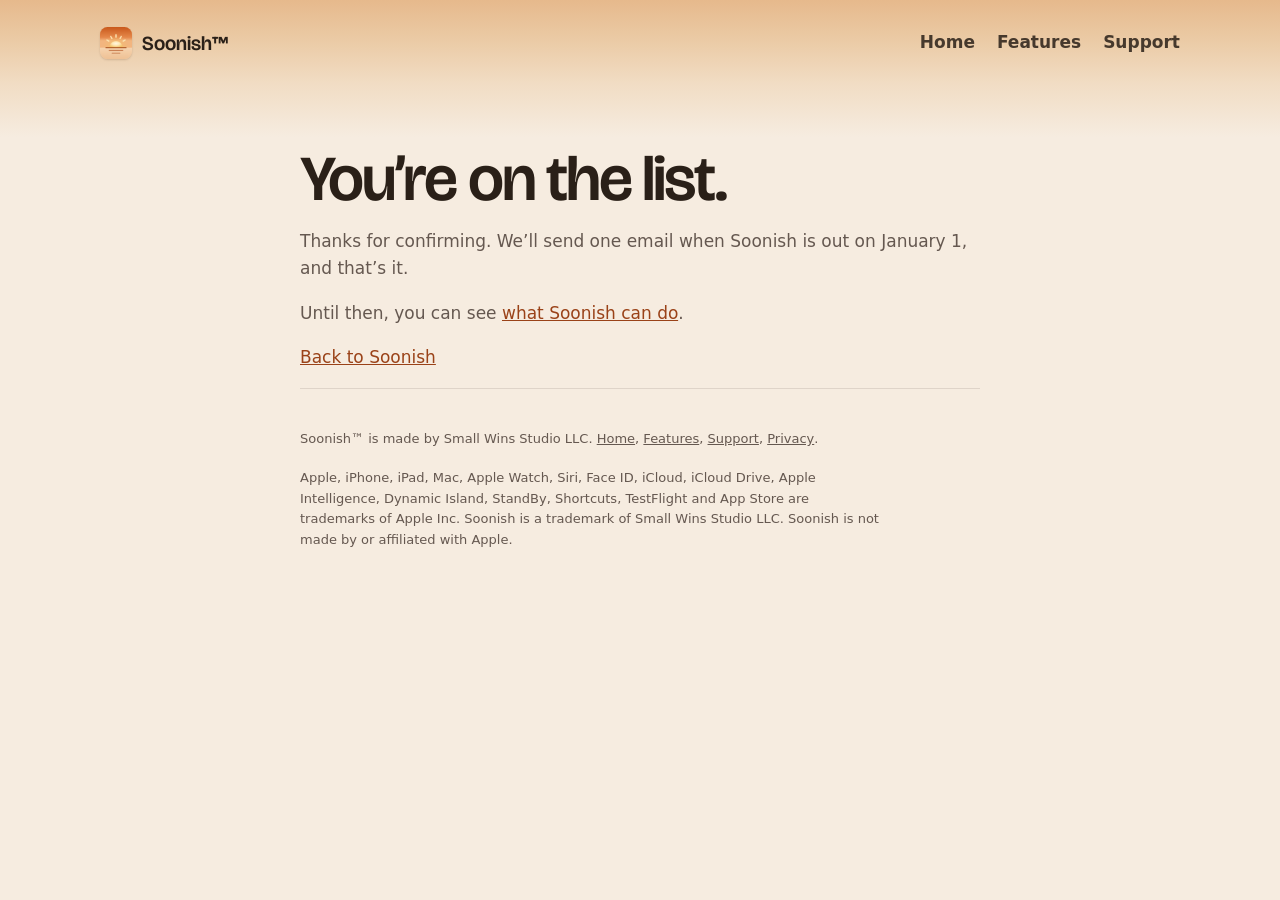
<file: confirmed.html>
<!doctype html>
<html lang="en">
<head>
  <meta charset="utf-8">
  <meta name="color-scheme" content="light">
  <meta name="darkreader-lock">
  <meta name="viewport" content="width=device-width, initial-scale=1, viewport-fit=cover">
  <title>You’re on the list</title>
  <meta name="robots" content="noindex">
  <link rel="icon" href="favicon.png?v=20261122b" type="image/png">
  <link rel="apple-touch-icon" href="apple-touch-icon.png?v=20261122b">
  <link rel="stylesheet" href="page.css?v=20261122b">
</head>
<body>
<div class="top">
  <div class="wrap">
    <header class="topbar">
      <a class="brand" href="./"><img src="images/icon.png?v=20261122b" alt="" width="32" height="32">Soonish™</a>
      <nav><a href="./">Home</a><a href="features.html">Features</a><a href="support.html">Support</a></nav>
    </header>
  </div>
</div>
<main class="wrap doc">

  <h1>You’re on the list.</h1>
  <p>Thanks for confirming. We’ll send one email when Soonish is out on January 1, and that’s it.</p>
  <p>Until then, you can see <a href="features.html">what Soonish can do</a>.</p>
  <p><a href="./">Back to Soonish</a></p>
  <footer>Soonish™ is made by Small Wins Studio LLC. <a href="./">Home</a>, <a href="features.html">Features</a>, <a href="support.html">Support</a>, <a href="privacy.html">Privacy</a>.
    <p class="tm">Apple, iPhone, iPad, Mac, Apple Watch, Siri, Face ID, iCloud, iCloud Drive, Apple Intelligence, Dynamic Island, StandBy, Shortcuts, TestFlight and App Store are trademarks of Apple Inc. Soonish is a trademark of Small Wins Studio LLC. Soonish is not made by or affiliated with Apple.</p>
  </footer>
</main>
</body>
</html>
</file>
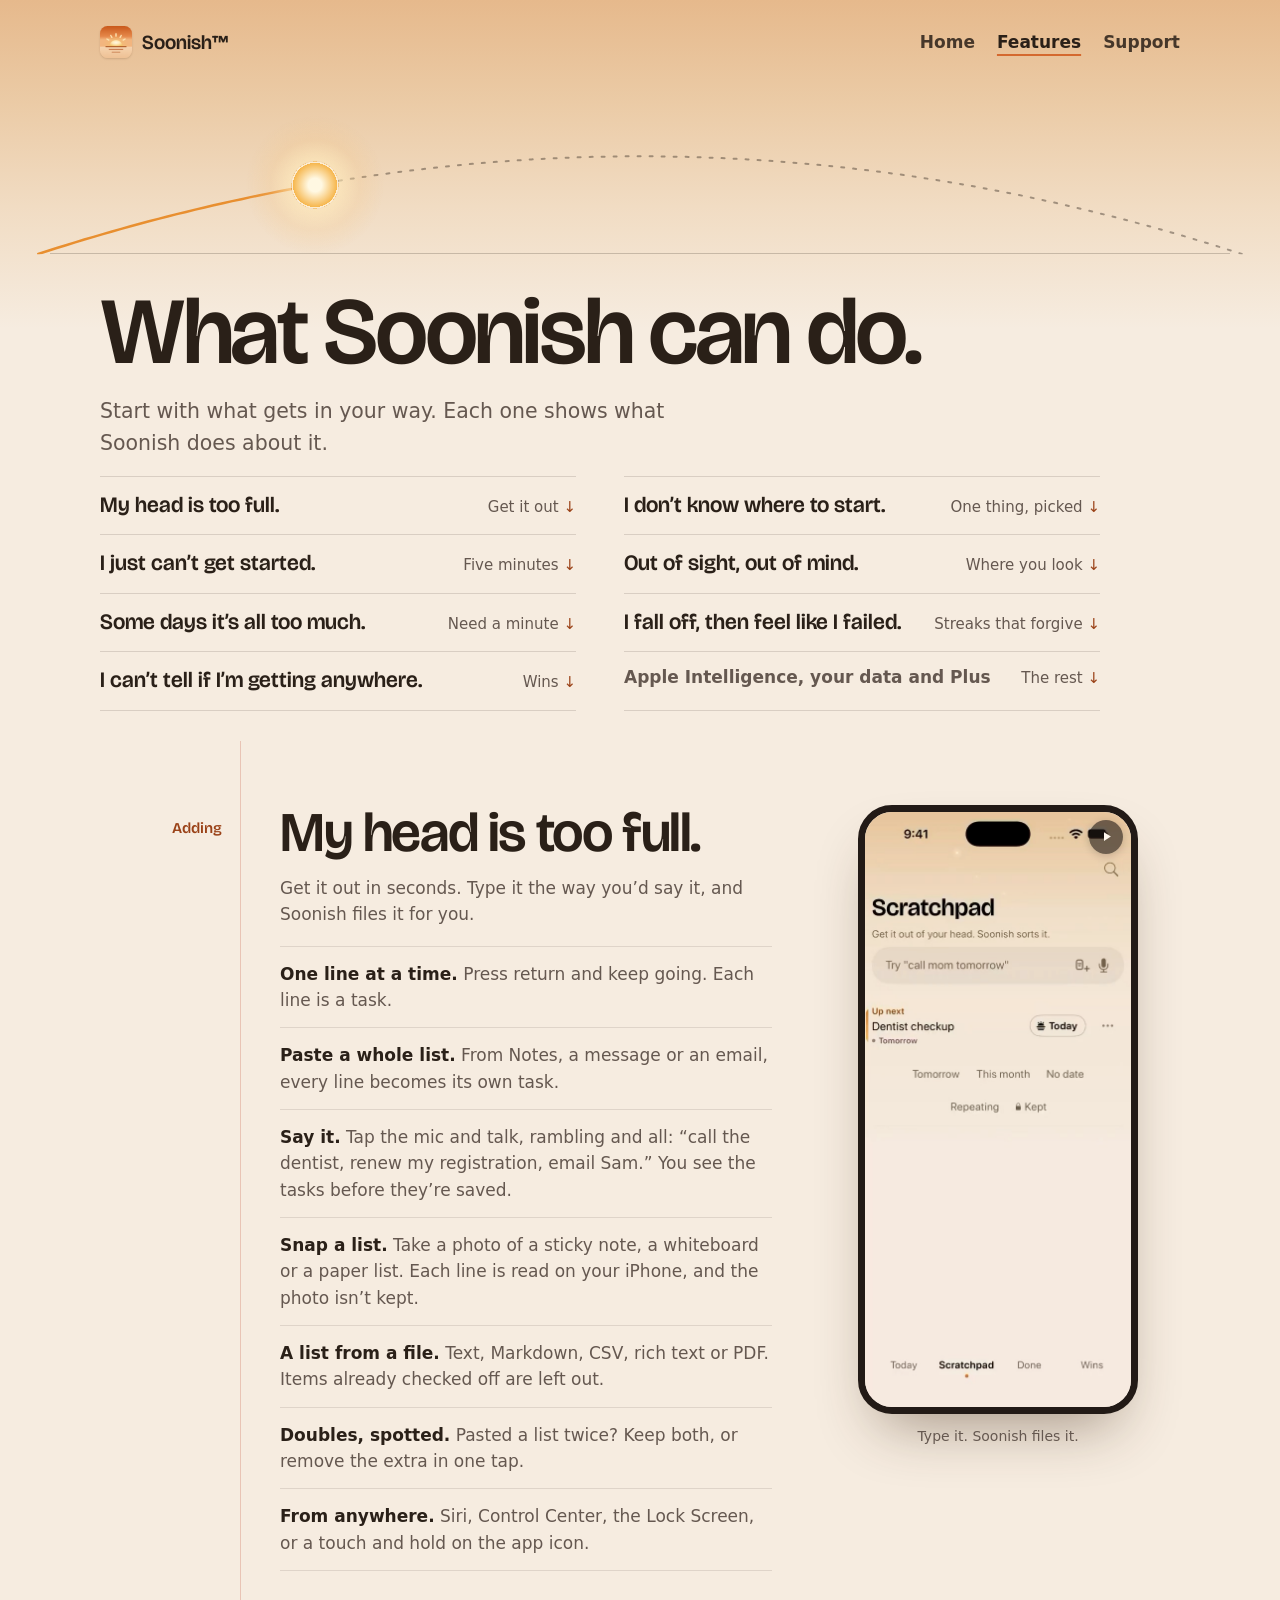
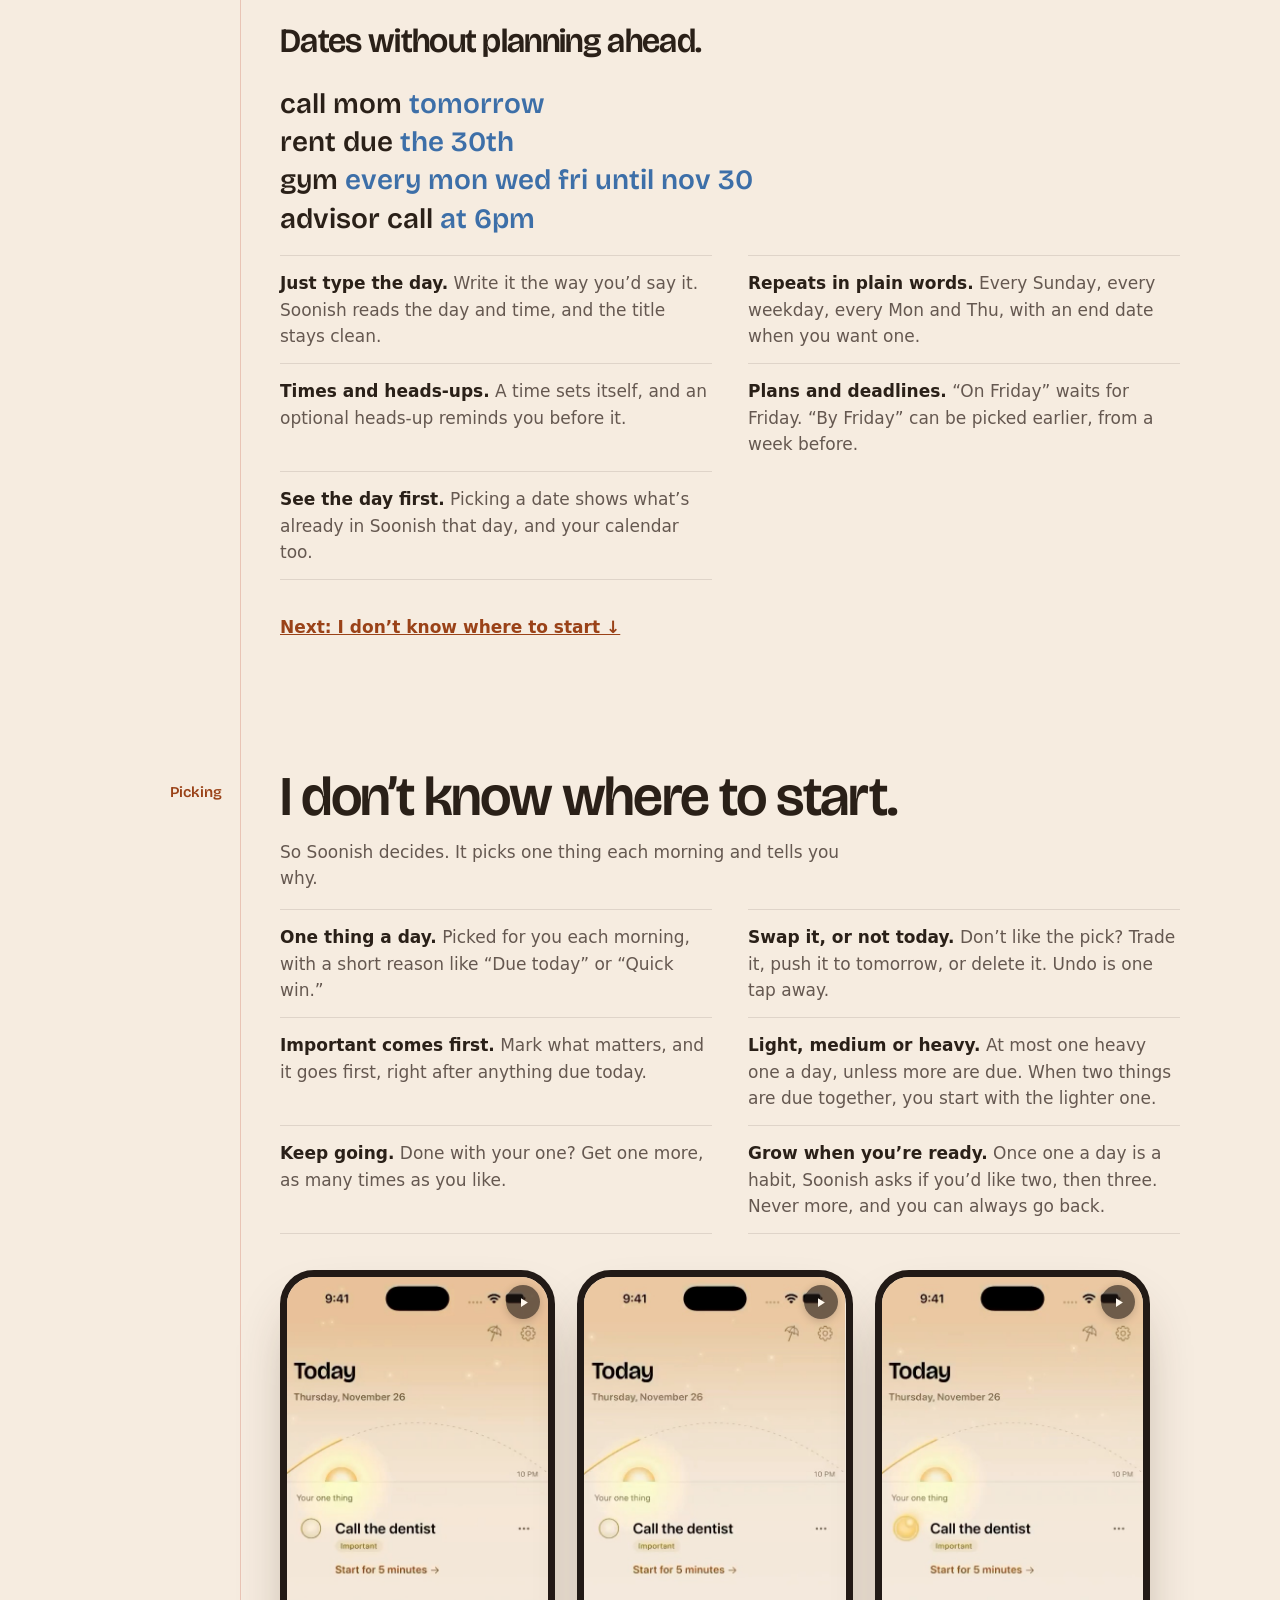
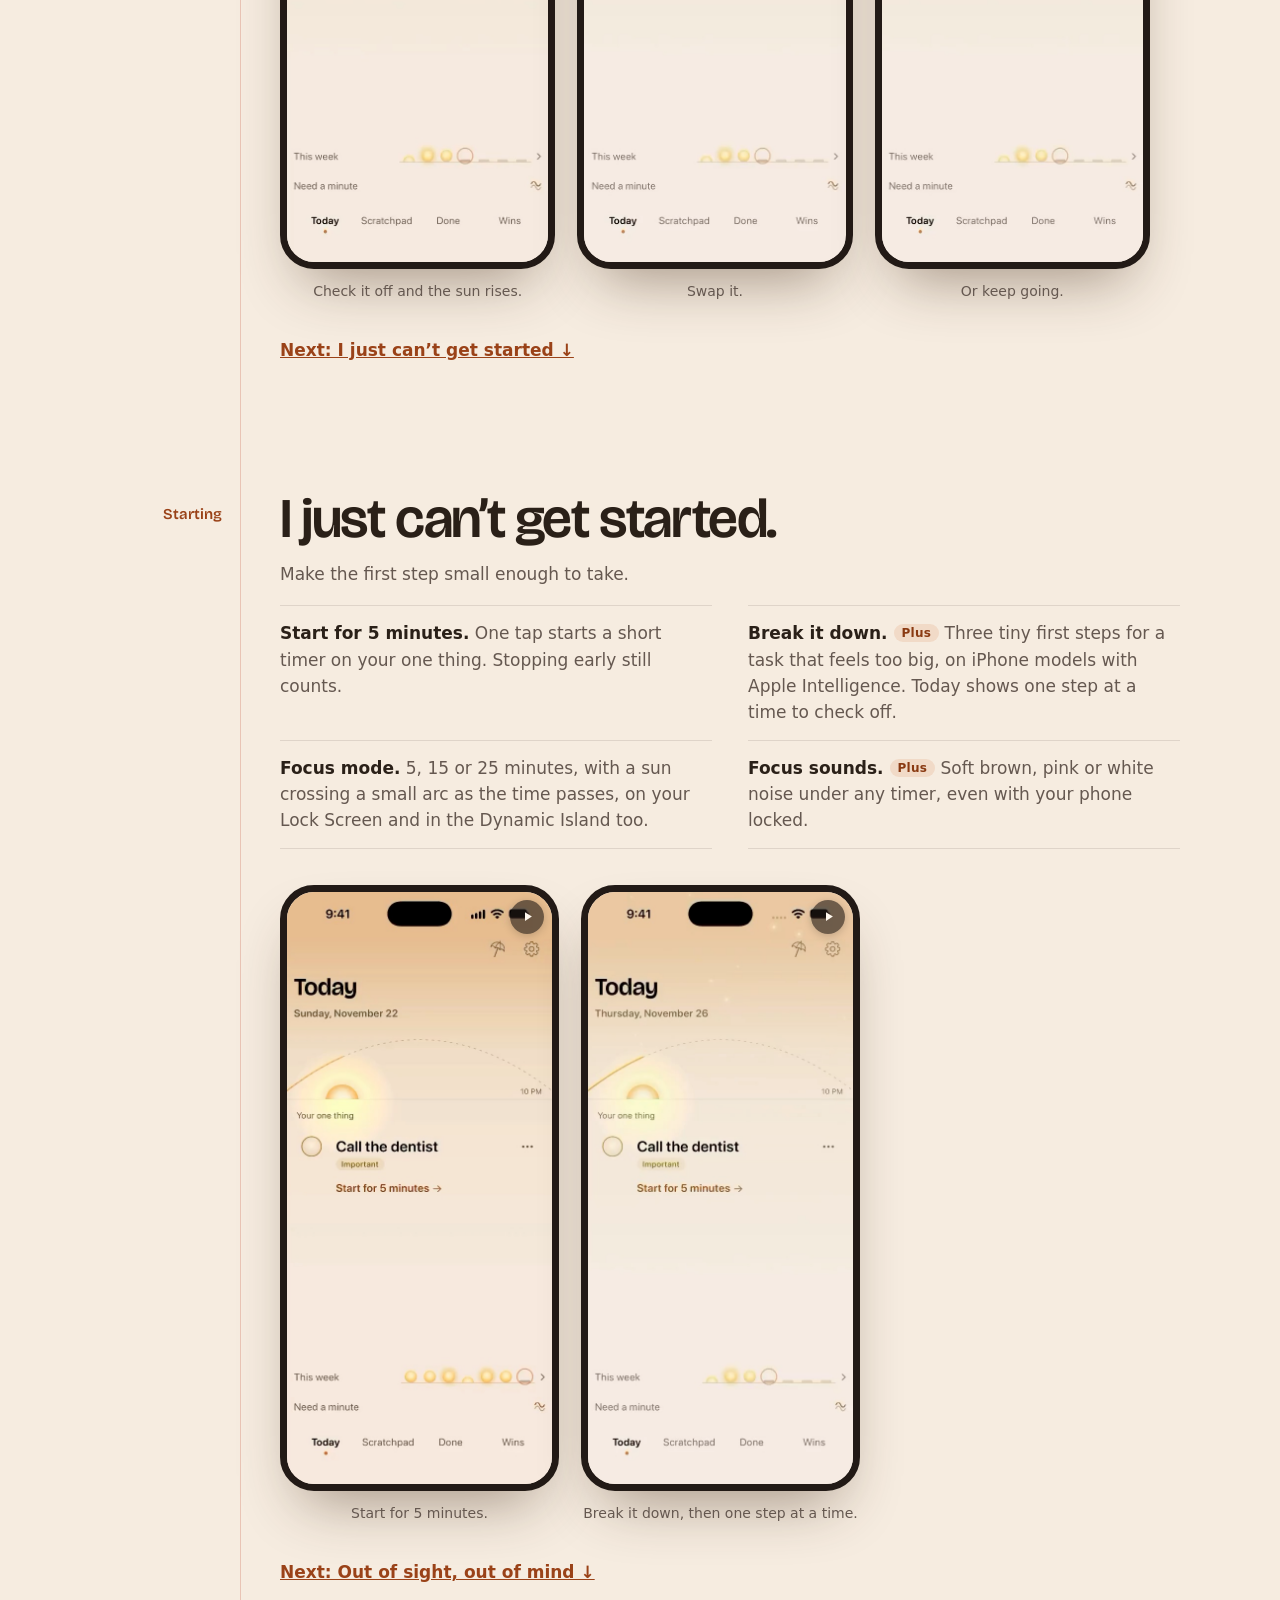
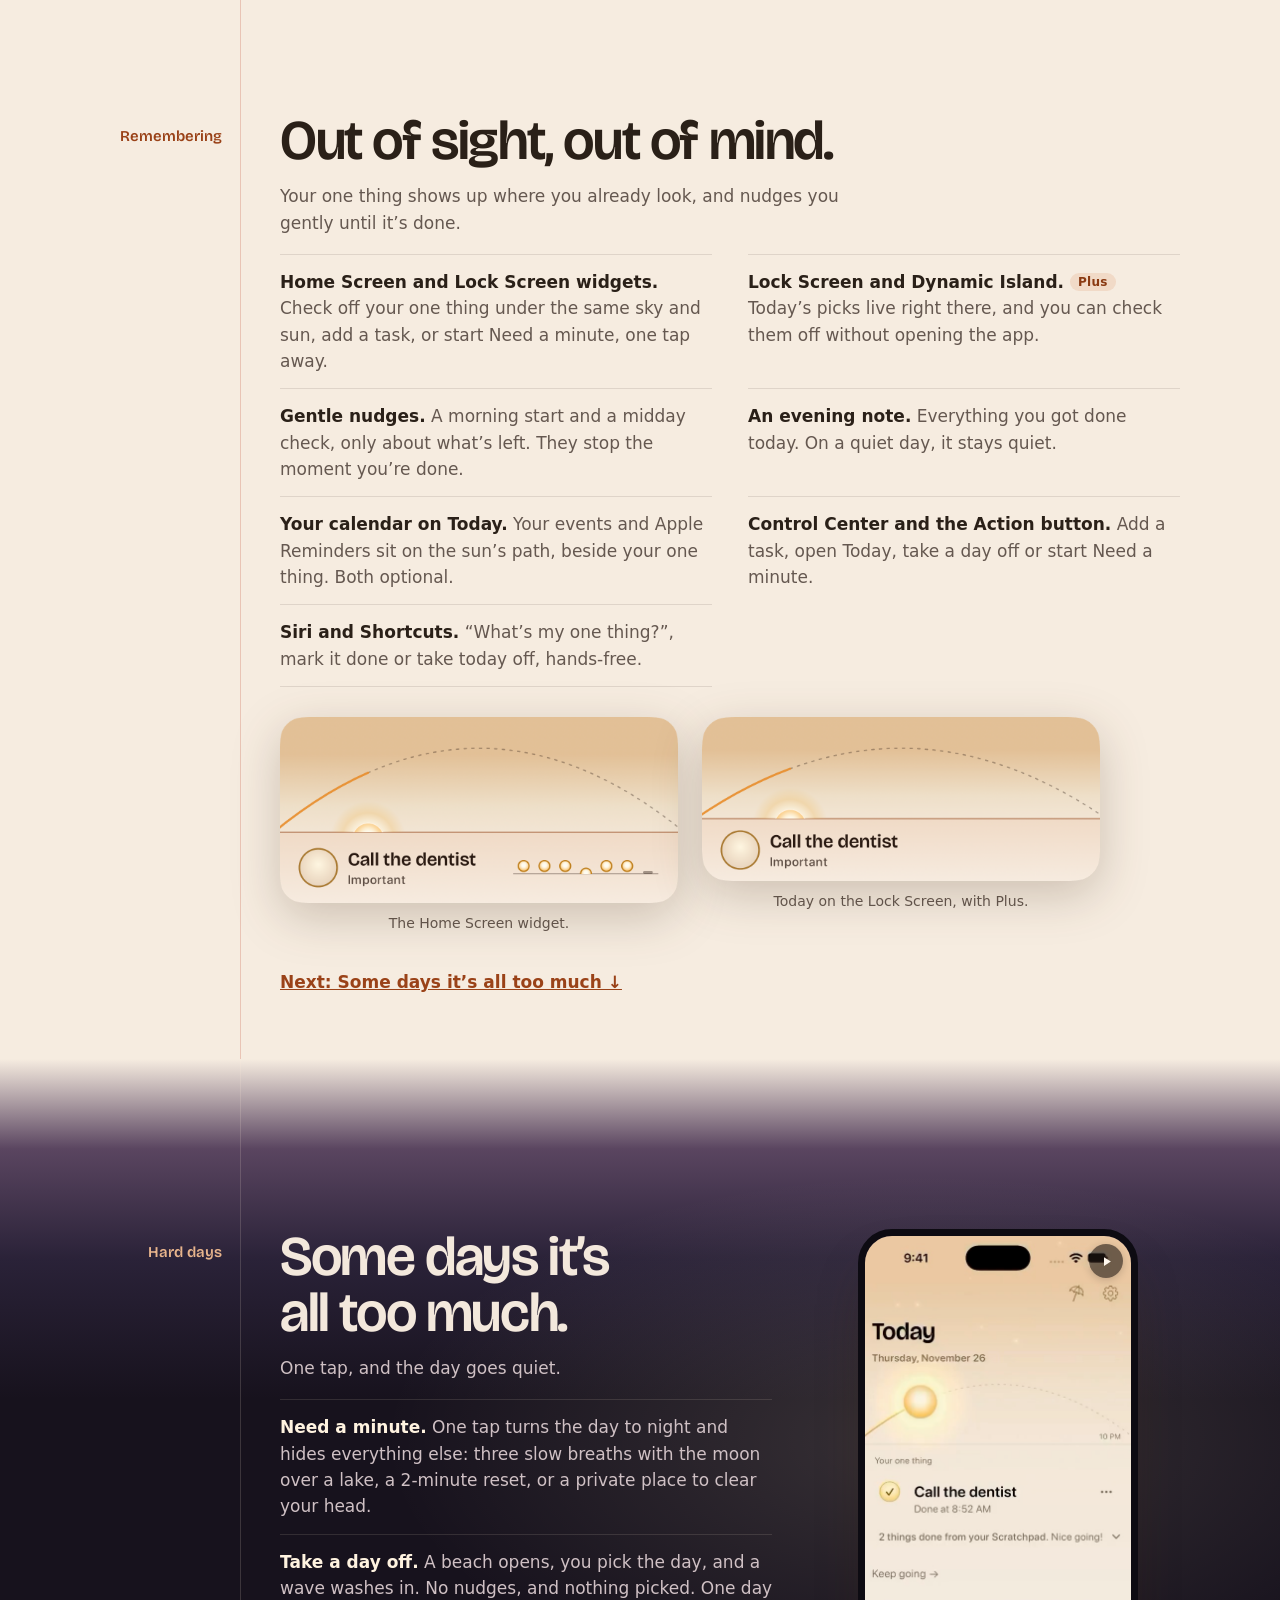
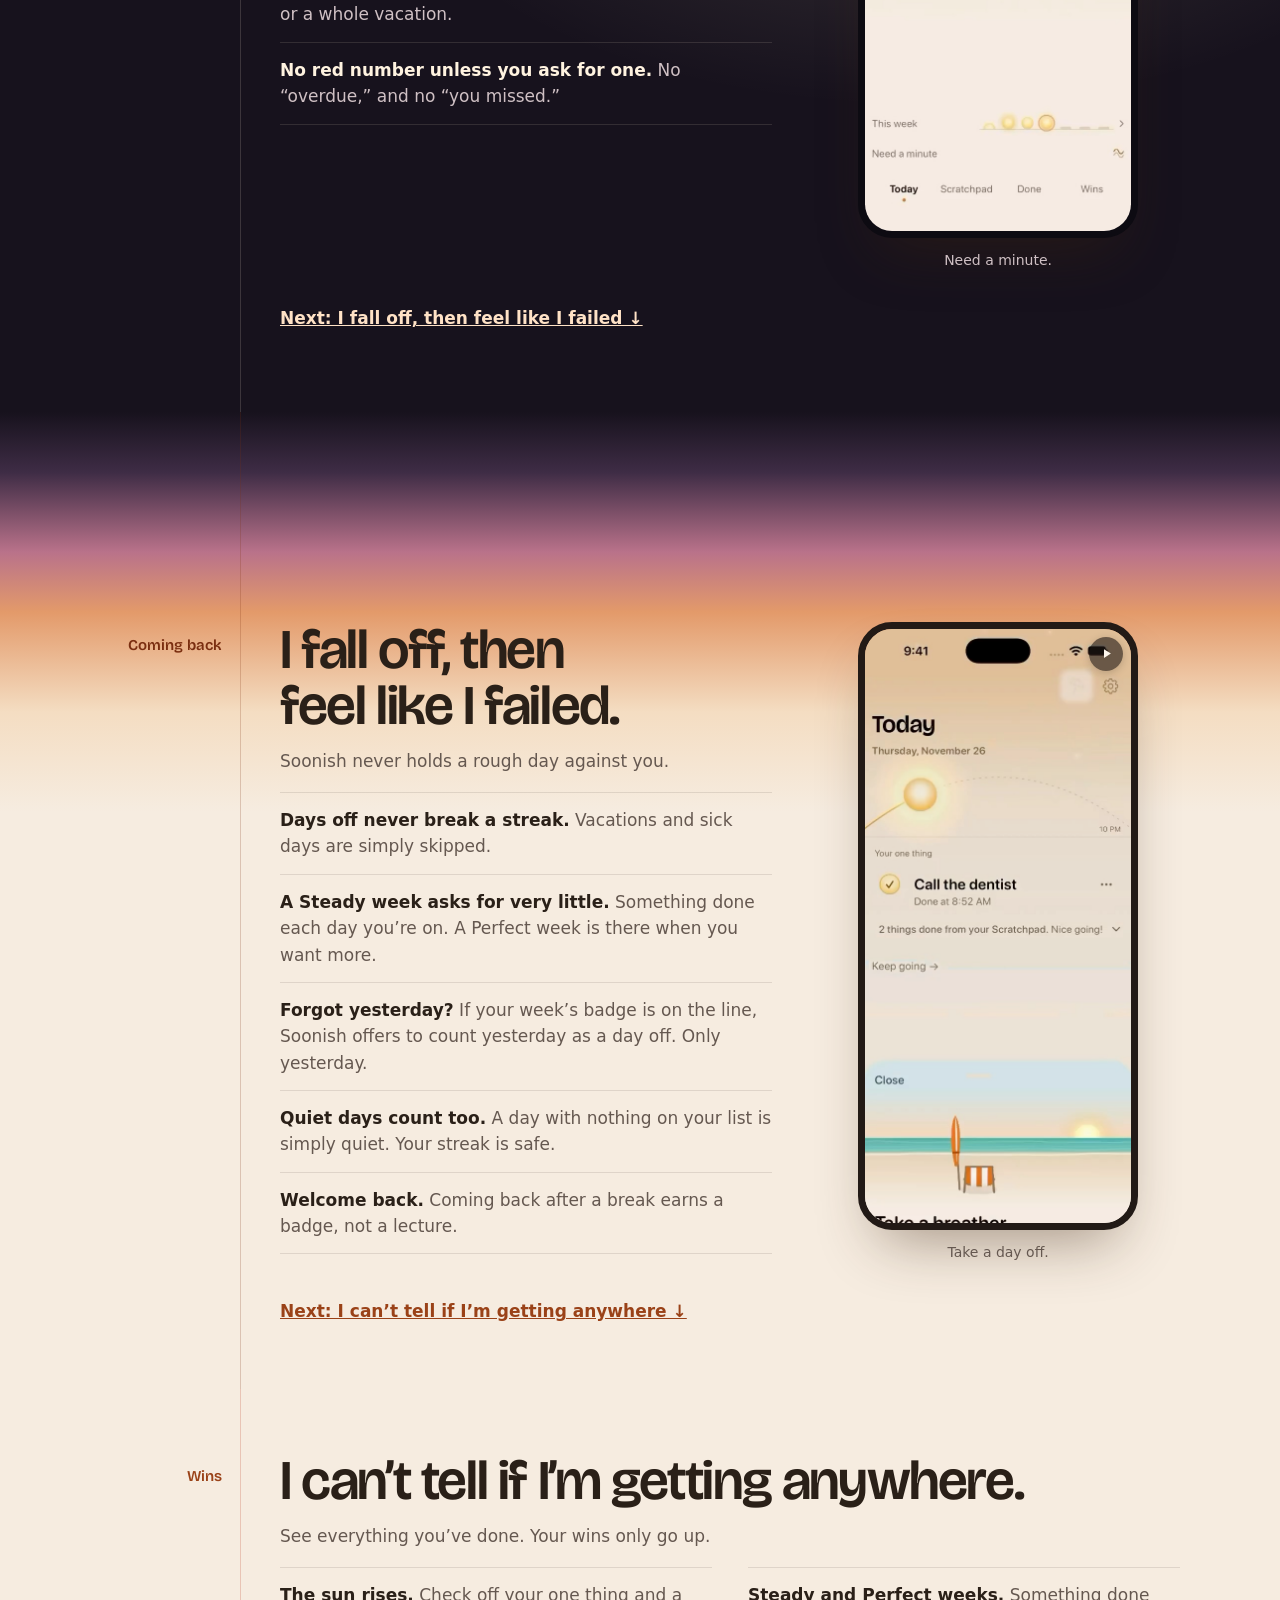
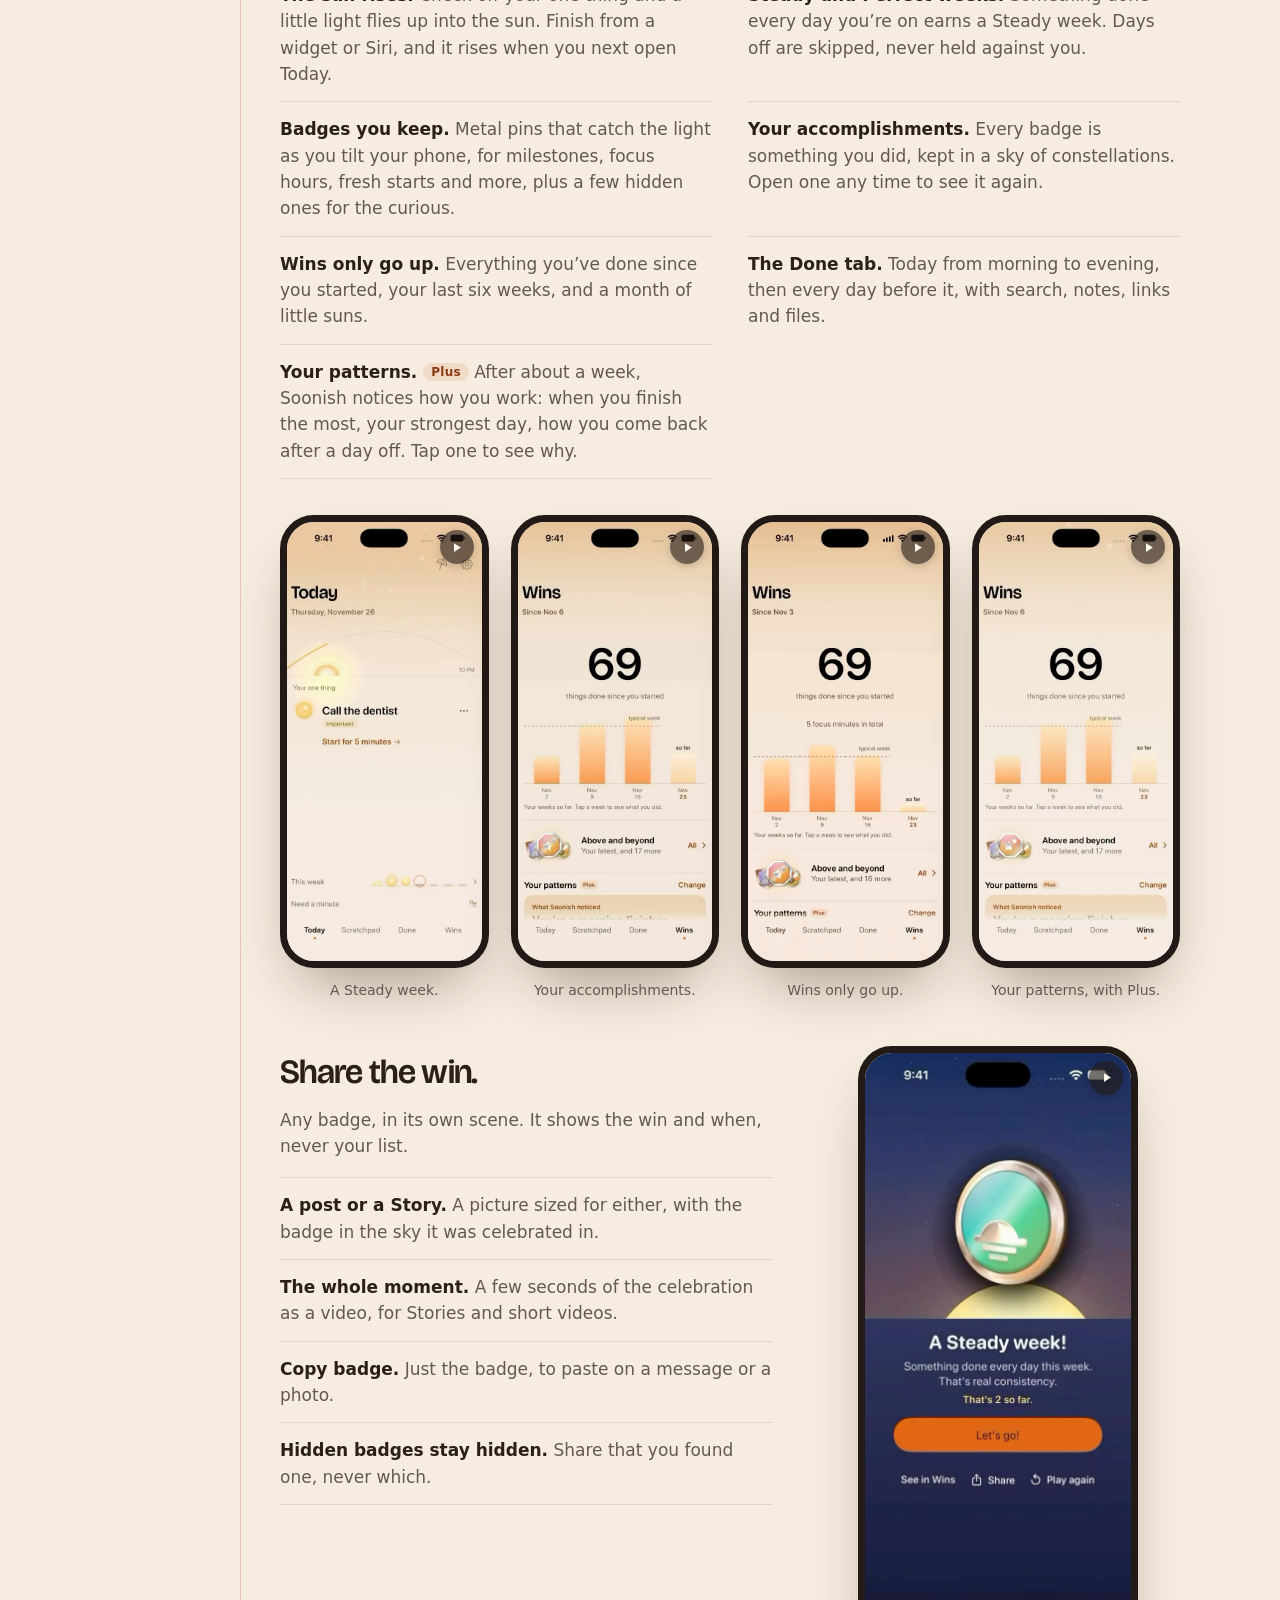
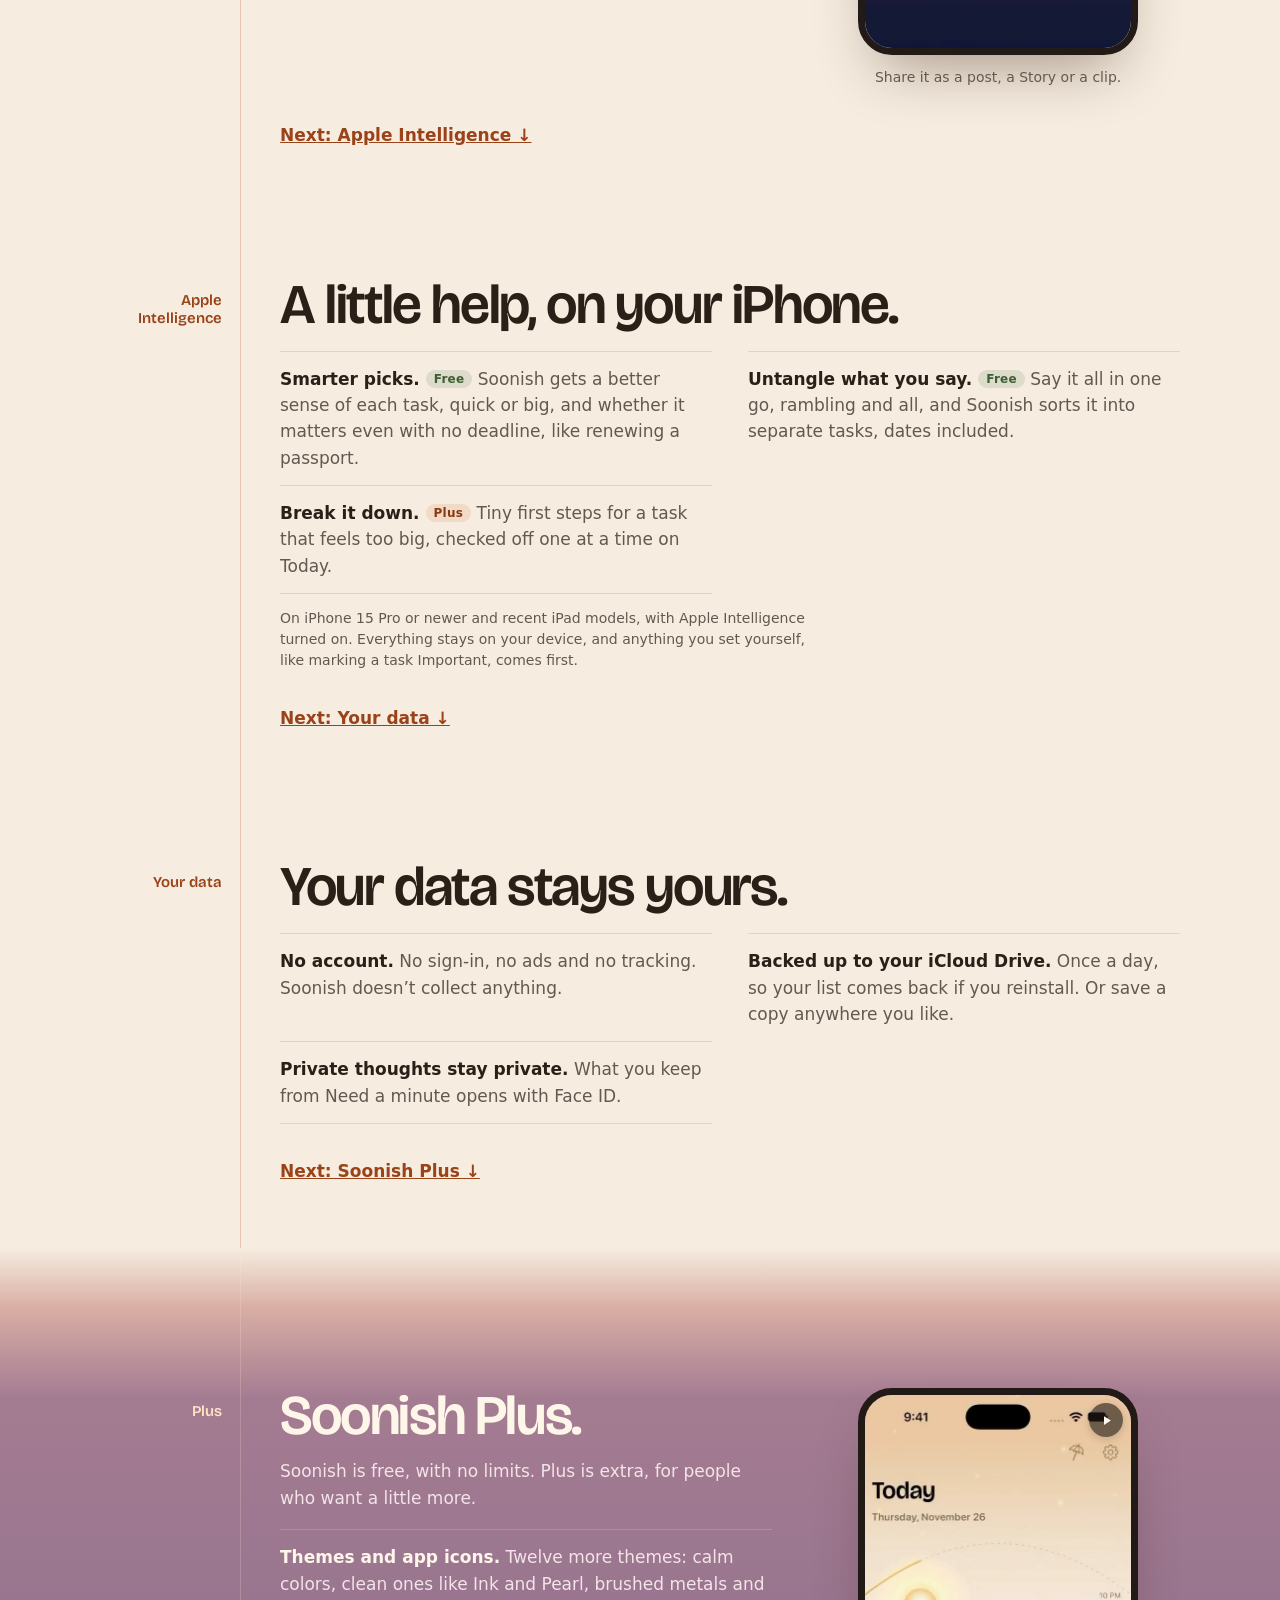
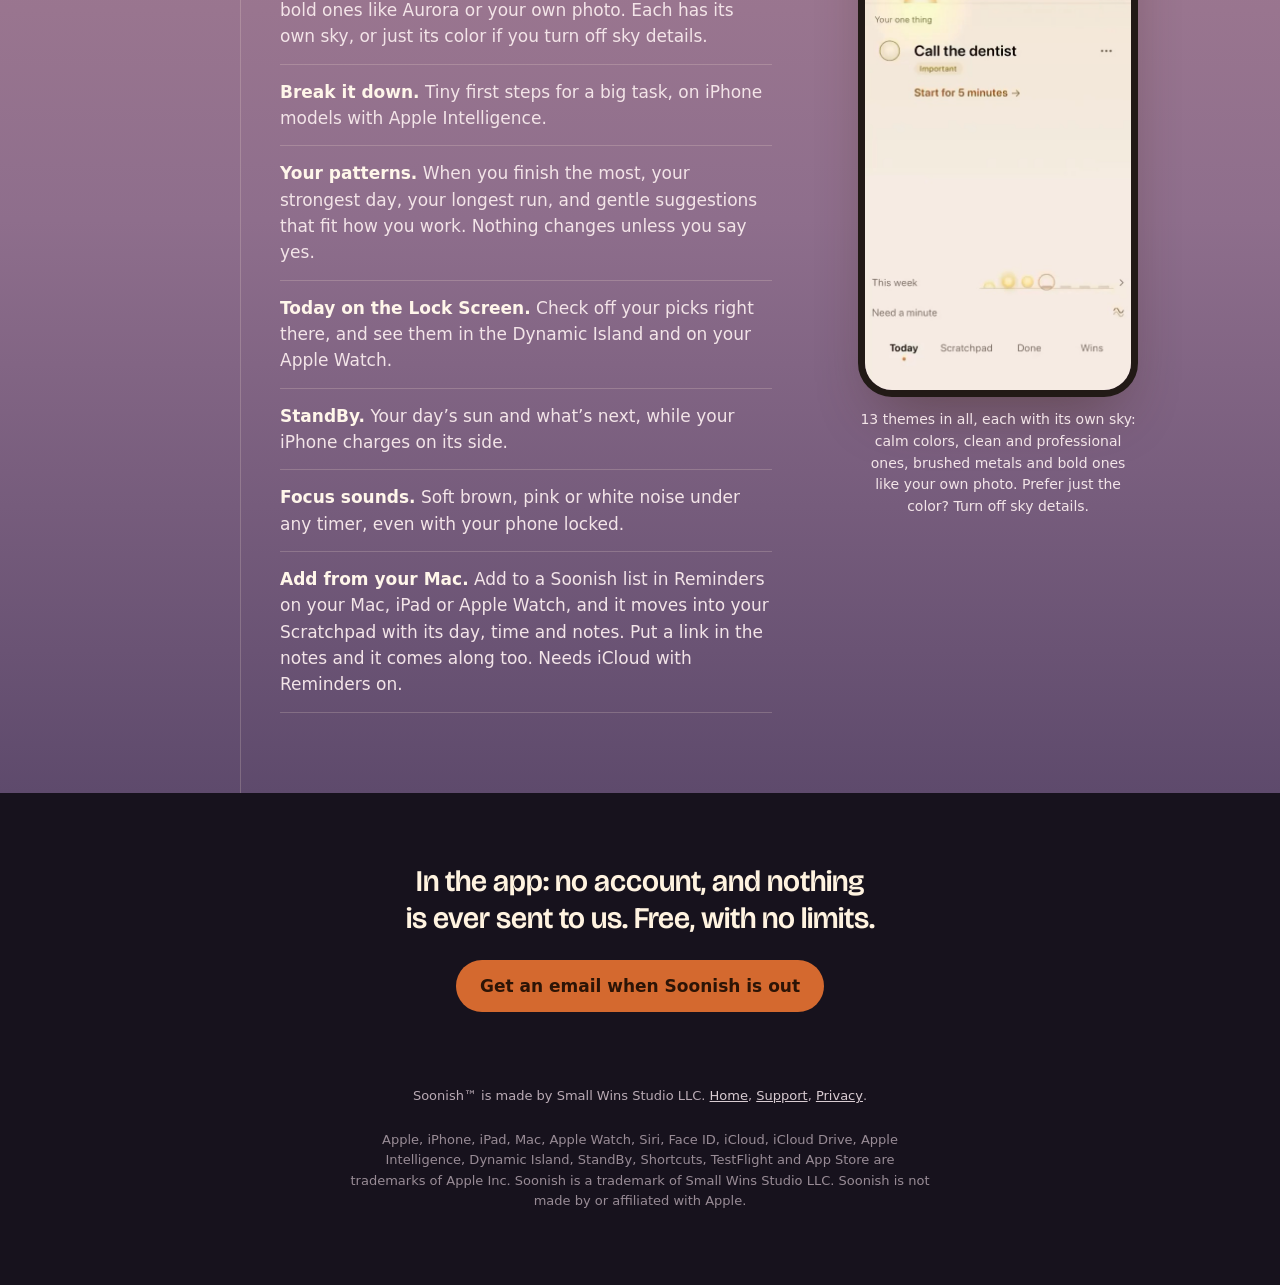
<file: features.html>
<!doctype html>
<html lang="en">
<head>
  <meta charset="utf-8">
  <meta name="color-scheme" content="light">
  <meta name="darkreader-lock">
  <meta name="viewport" content="width=device-width, initial-scale=1, viewport-fit=cover">
  <title>What Soonish can do</title>
  <link rel="canonical" href="https://getsoonish.co/features.html">
  <meta name="description" content="Everything Soonish, the ADHD-friendly to-do app, can do: from deciding where to start to badges, widgets, backups and Need a minute.">
  <meta property="og:type" content="website">
  <meta property="og:url" content="https://getsoonish.co/features.html">
  <meta property="og:site_name" content="Soonish">
  <meta property="og:title" content="What Soonish can do">
  <meta property="og:description" content="Start with one. Everything else is here when you want it.">
  <meta property="og:image" content="https://getsoonish.co/images/social.png?v=20261122b">
  <meta property="og:image:width" content="1200">
  <meta property="og:image:height" content="630">
  <meta property="og:image:alt" content="The Soonish app icon, and Today with the sun risen over the morning sky.">
  <meta name="twitter:card" content="summary_large_image">
  <link rel="icon" href="favicon.png?v=20261122b" type="image/png">
  <link rel="apple-touch-icon" href="apple-touch-icon.png?v=20261122b">
<style>
@font-face { font-family: "Bricolage Soonish"; src: url("fonts/BricolageGrotesqueSoonish-Heading.ttf") format("truetype"); font-weight: 400 650; font-display: swap; }
@font-face { font-family: "Bricolage Soonish"; src: url("fonts/BricolageGrotesqueSoonish-Display.ttf") format("truetype"); font-weight: 651 900; font-display: swap; }
:root { padding-top: env(safe-area-inset-top, 0px); padding-bottom: env(safe-area-inset-bottom, 0px); }
html { scroll-padding-top: env(safe-area-inset-top, 0px); }
body { margin: 0; }
img { max-width: 100%; }
[hidden]:not([hidden="until-found" i]) { display: none !important; }
</style>
</head>
<body>
<style>
/* The features page, in the home page's look: the same sky, type and colors. It starts from what
   gets in your way (Nov 25, 2026, owner): a plain list of everyday struggles, each a link down to
   its section, all open, with their own skies (night for hard days, dawn for coming back, evening
   for Plus). Inside, a ruled margin holds the section's
   name, the features are short lines, and the app sits beside them. */
:root {
  --ink: #2A2018;
  --ink2: #655850;
  --accent: #9A4218;
  --apricot: #D4692F;
  --gold: #F2C066;
  --page: #F6ECE0;
  --margin: rgba(196, 90, 70, 0.28);
  --night: #17121D;
  --display: "Bricolage Soonish", "Bricolage Grotesque", "Avenir Next", ui-rounded, system-ui, sans-serif;
  --text: ui-rounded, "SF Pro Rounded", "Nunito", system-ui, -apple-system, sans-serif;
  color-scheme: light;
}
* { box-sizing: border-box; }
html, body { overflow-x: clip; }
html { scroll-behavior: smooth; }
@media (prefers-reduced-motion: reduce) { html { scroll-behavior: auto; } }
body { margin: 0; background: var(--page); color: var(--ink); font-family: var(--text); font-size: 17px; line-height: 1.55; -webkit-font-smoothing: antialiased; }
img, video { max-width: 100%; display: block; }
a { color: var(--accent); }
:focus-visible { outline: 3px solid #2A2018; outline-offset: 3px; }
.night :focus-visible, .evening :focus-visible, .close :focus-visible { outline-color: var(--gold); }
.wrap { max-width: 1120px; margin: 0 auto; padding-left: max(20px, env(safe-area-inset-left, 0px)); padding-right: max(20px, env(safe-area-inset-right, 0px)); }

/* ---------- Top: the morning sky ---------- */
.top { position: relative; margin-top: calc(-1 * env(safe-area-inset-top, 0px)); padding-top: env(safe-area-inset-top, 0px);
  background: linear-gradient(180deg, #E6B98C 0%, #EBCBA6 22%, #F1DCC3 44%, var(--page) 70%); }
.topbar { display: flex; align-items: center; justify-content: space-between; padding-block: 18px; }
.brand { display: inline-flex; align-items: center; gap: 10px; font-family: var(--display); font-weight: 700; font-size: 20px; color: var(--ink); text-decoration: none; }
.brand img { width: 32px; height: 32px; border-radius: 7.5px; display: block; box-shadow: 0 1px 2px rgba(80, 40, 10, .18); }
.topbar nav { display: flex; gap: 22px; font-weight: 600; }
.topbar nav a { color: var(--ink); text-decoration: none; opacity: .85; display: inline-block; padding-block: 11px; }
.topbar nav a[aria-current] { opacity: 1; text-decoration: underline; text-decoration-thickness: 2px; text-underline-offset: 6px; text-decoration-color: var(--apricot); }

.skyline { position: relative; height: clamp(120px, 15vw, 170px); max-width: 1180px; margin: 0 auto; color: var(--ink); clip-path: inset(-400px -300px 0 -300px); }
.skyline svg { position: absolute; inset: 0; width: 100%; height: 100%; overflow: visible; }
.skyline .horizon { position: absolute; left: 0; right: 0; bottom: 0; height: 1px; background: currentColor; opacity: .22; }
.skyline .sun { position: absolute; width: 150px; height: 150px; margin: -75px 0 0 -75px; border-radius: 50%;
  background: radial-gradient(circle closest-side, transparent 29.4%, rgba(255, 255, 255, .75) 29.6% 31.2%, transparent 31.4%), radial-gradient(circle closest-side, #FFF8E2 0 9%, #F5B03F 31.3%, transparent 31.5%), radial-gradient(circle closest-side, transparent 31%, rgba(255, 233, 184, .6) 33%, rgba(247, 201, 135, .22) 60%, transparent 92%); }

.intro { padding-block: 34px 10px; }
.intro h1 { font-family: var(--display); font-weight: 800; font-size: clamp(46px, 7.4vw, 96px); line-height: .95; letter-spacing: -0.035em; margin: 0 0 18px; text-wrap: balance; }
.intro p { font-size: clamp(18px, 1.6vw, 21px); color: var(--ink2); max-width: 46ch; margin: 0; }
/* What gets in your way (Nov 25, 2026, owner): one plain list of everyday struggles, each a link
   down to what Soonish does about it. Every section is always open. */
.struggles { padding-block: 6px 30px; }
.struggles ul { list-style: none; margin: 0; padding: 0; display: grid; grid-template-columns: repeat(2, minmax(0, 1fr)); column-gap: 48px; max-width: 1000px; }
.struggles li { border-top: 1px solid rgba(101, 88, 80, .2); }
.struggles li:nth-last-child(-n+2) { border-bottom: 1px solid rgba(101, 88, 80, .2); }
.struggles a { display: flex; justify-content: space-between; align-items: baseline; gap: 16px; min-height: 44px; padding: 15px 0; text-decoration: none; color: var(--ink); }
.struggles a:hover b { text-decoration: underline; text-decoration-color: var(--apricot); text-underline-offset: 5px; text-decoration-thickness: 2px; }
.struggles b { font-family: var(--display); font-weight: 700; font-size: clamp(19px, 1.9vw, 22px); line-height: 1.25; }
.struggles span { font-size: 15px; color: var(--ink2); white-space: nowrap; }
.struggles span::after { content: " \2193"; color: var(--accent); }
.struggles .also b { font-family: var(--text); font-weight: 600; font-size: 17px; color: var(--ink2); }
@media (max-width: 760px) {
  .struggles ul { grid-template-columns: 1fr; }
  .struggles li:nth-last-child(2) { border-bottom: 0; }
  .struggles span { font-size: 0; }
  .struggles span::after { font-size: 17px; }
}

/* ---------- Sections: a ruled margin with the section's name ---------- */
.sec { position: relative; display: grid; grid-template-columns: 140px minmax(0, 1fr); gap: 0 40px; padding-block: 64px; scroll-margin-top: 10px; }
.sec::before { content: ""; position: absolute; left: 140px; top: 0; bottom: 0; border-left: 1.5px solid var(--margin); }
.label { font-family: var(--display); font-weight: 600; font-size: 15px; color: #9A4218; text-align: right; padding: 14px 18px 0 0; line-height: 1.25; }
.sec h2 { font-family: var(--display); font-weight: 800; font-size: clamp(32px, 4.4vw, 56px); line-height: 1; letter-spacing: -0.025em; margin: 0 0 14px; text-wrap: balance; }
.sec .lead { color: var(--ink2); max-width: 54ch; margin: 0 0 8px; }

.feats { list-style: none; padding: 0; margin: 18px 0 0; display: grid; }
.feats li { padding: 14px 0; border-top: 1px solid rgba(101, 88, 80, .16); color: var(--ink2); }
.feats li:last-child { border-bottom: 1px solid rgba(101, 88, 80, .16); }
.feats b { color: var(--ink); font-weight: 650; }
.feats.two { grid-template-columns: repeat(2, minmax(0, 1fr)); gap: 0 36px; }
.footnote { font-size: 14px; line-height: 1.5; color: var(--ink2); margin: 14px 0 0; max-width: 62ch; }
.feats.two li:nth-last-child(2):nth-child(odd) { border-bottom: 1px solid rgba(101, 88, 80, .16); }
.tag { display: inline-block; font: 700 12px var(--text); letter-spacing: .02em; padding: 2px 8px; border-radius: 999px; margin-left: 6px; vertical-align: 2px; }
.tag.plus { background: rgba(212, 105, 47, .14); color: #8A3A12; }
.tag.free { background: rgba(90, 130, 80, .16); color: #3E5E34; }

.split { display: grid; grid-template-columns: minmax(0, 1.15fr) minmax(0, .85fr); gap: 44px; align-items: start; }
.split .phone { width: 100%; max-width: 280px; justify-self: center; position: sticky; top: 24px; }
.phones { position: relative; }
.phones { display: grid; grid-template-columns: repeat(var(--n, 2), minmax(0, 1fr)); gap: 22px; margin-top: 36px; align-items: start; max-width: calc(var(--n, 2) * 290px); }
.phone { margin: 0; }
.phone video, .phone img { width: 100%; aspect-ratio: 552 / 1200; object-fit: cover; border-radius: 34px; border: 7px solid #221A16; box-shadow: 0 30px 60px -22px rgba(60, 35, 15, .45); background: #221A16; }
.phone figcaption { font-size: 14px; color: var(--ink2); margin-top: 12px; text-align: center; }

.typed { font-family: var(--display); font-weight: 600; font-size: clamp(21px, 2.4vw, 28px); line-height: 1.3; margin: 18px 0 4px; display: grid; gap: 2px; }
.typed em { font-style: normal; color: #3D6FA8; }

/* Each section brings its own sky. */
.topics { overflow: hidden; }
.band { scroll-margin-top: 10px; }

.sub { margin-top: 44px; grid-column: 2; min-width: 0; }
@media (max-width: 760px) { .sub { grid-column: auto; } }
@media print { * { -webkit-print-color-adjust: exact; print-color-adjust: exact; } .clipbtn { display: none; } }
.sub h3 { font-family: var(--display); font-weight: 750; font-size: clamp(24px, 3vw, 34px); letter-spacing: -0.02em; margin: 0 0 8px; }
.stills { display: grid; grid-template-columns: repeat(2, minmax(0, 1fr)); gap: 24px; margin-top: 30px; max-width: 820px; }
.stills figure { margin: 0; }
.stills img { width: 100%; filter: drop-shadow(0 14px 24px rgba(60, 35, 15, .22)); }
.stills figcaption { font-size: 14px; color: var(--ink2); margin-top: 10px; text-align: center; }
.nextline { margin: 34px 0 0; grid-column: 2; }
@media (max-width: 760px) { .nextline { grid-column: auto; } }
.next { font: inherit; font-weight: 700; color: var(--accent); background: none; border: 0; padding: 11px 0; cursor: pointer; }
.night .next, .evening .next { color: #FFE2C6; }
@media (max-width: 760px) { .stills { grid-template-columns: 1fr; } }

/* Night: hard days */
/* Dawn after the hard days: coming back. */
.dawn { background: linear-gradient(180deg, var(--night) 0, #3E2C45 60px, #B9728A 140px, #E39A6A 200px, #F4DDC2 300px, var(--page) 400px, var(--page) 100%); }
.dawn .sec { padding-block: 210px 64px; }
.dawn .sec::before { border-color: rgba(122, 46, 16, .22); }
.dawn .label { color: #7A2E10; }
.night { color: #F3E8DC; background: radial-gradient(60% 40% at 72% 40%, rgba(255, 238, 205, .14), transparent 70%), linear-gradient(180deg, var(--page) 0, #5A4560 90px, #2A2238 200px, var(--night) 340px, var(--night) 100%); }
.night .sec { padding-block: 170px 80px; }
.night .sec::before { border-color: rgba(255, 236, 214, .16); }
.night .label { color: #E8B48C; }
.night .lead, .night .feats li { color: #CFC0C4; }
.night .feats li { border-color: rgba(255, 236, 214, .12); }
.night .feats b { color: #FFF3E0; }
.night .phone video { border-color: #0D0B12; }
.night .phone figcaption { color: #CFC0C4; }
.moon { width: 64px; height: 64px; border-radius: 50%; margin-bottom: 24px; background: radial-gradient(circle at 30% 34%, rgba(146,136,118,.3) 0 4%, rgba(146,136,118,.14) 8%, transparent 12%), radial-gradient(circle at 57% 27%, rgba(146,136,118,.22) 0 3%, transparent 7%), radial-gradient(24% 17% at 63% 61%, rgba(138,128,110,.45), transparent), radial-gradient(15% 12% at 35% 67%, rgba(138,128,110,.38), transparent), radial-gradient(circle at 75% 43%, rgba(146,136,118,.2) 0 2%, transparent 6%), radial-gradient(circle at 38% 36%, #FFFBF0, #EEE5D0 55%, #CBBFA3); box-shadow: inset -9px -7px 14px rgba(40, 30, 60, .38), 0 0 54px 16px rgba(255, 240, 210, .16); }


/* Evening: Plus */
.evening { background: linear-gradient(180deg, var(--page) 0, #D9AEA4 60px, #A47C92 150px, #8E6E8C 50%, #5E4A6C 100%); color: #FFF3E0; }
.evening .sec { padding-block: 140px 80px; }
.evening .sec::before { border-color: rgba(255, 236, 214, .2); }
.evening .label { color: #FFE2C6; }
.evening .lead, .evening .feats li { color: #F3E4E8; }
.evening .feats li { border-color: rgba(255, 236, 214, .2); }
.evening .feats b { color: #FFF6EA; }
.evening .phone figcaption { color: #F3E4E8; }

.close { background: linear-gradient(180deg, var(--page) 0, #D9AEA4 60px, #8E6E8C 150px, #2A2238 260px, var(--night) 100%); color: #F3E8DC; }
.close .in { padding-block: 230px 30px; text-align: center; }
/* After an evening or night topic, the close carries on from its sky instead. */
.topics:has(> .evening:not([hidden])) + .close { background: linear-gradient(180deg, #5E4A6C 0%, #2A2238 30%, var(--night) 100%); }
.topics:has(> .night:not([hidden])) + .close { background: var(--night); }
.topics:has(> .evening:not([hidden])) + .close .in, .topics:has(> .night:not([hidden])) + .close .in { padding-top: 70px; }
.close p.free { font-family: var(--display); font-weight: 700; font-size: clamp(22px, 2.6vw, 30px); line-height: 1.25; max-width: 30ch; margin: 0 auto 22px; color: #FFF3E0; text-wrap: balance; }
.close .cta { display: inline-block; font-weight: 700; text-decoration: none; padding: 13px 24px; border-radius: 999px; background: var(--apricot); color: #2C1406; }
footer { padding-block: 60px 44px; font-size: 13px; color: #B9AAB4; text-align: center; }
footer a { color: #D9CCD2; display: inline-block; padding-block: 14px; }
footer .tm { max-width: 70ch; margin: 10px auto 0; opacity: .8; }

@media (max-width: 860px) {
  .split { grid-template-columns: 1fr; }
  .split .phone { position: relative; top: auto; max-width: 260px; }
  .feats.two { grid-template-columns: 1fr; }
  .feats.two li:nth-last-child(2):nth-child(odd) { border-bottom: 0; }
}
@media (max-width: 760px) {
  .sec { grid-template-columns: 1fr; padding-block: 48px; }
  .sec::before { display: none; }
  .label { text-align: left; padding: 0 0 8px; }
  .phones { grid-template-columns: repeat(2, minmax(0, 1fr)); }
  .phones .phone:nth-child(3) { grid-column: 1 / -1; width: 50%; justify-self: center; }
  .topbar nav { gap: 14px; font-size: 15px; }
}
/* Clips: each can be paused or played again from a small button in its corner (or a tap on it).
   A clip plays once when it comes into view, then rests on its last frame. In a row, the clips
   play one at a time, left to right. On a phone, a row is a sideways swipe. */
.phone { position: relative; }
.phone video { cursor: pointer; }
.clipbtn { position: absolute; top: 10px; right: 10px; width: 44px; height: 44px; padding: 0; border: 0; background: transparent; cursor: pointer; display: grid; place-items: center; }
.clipbtn span { width: 34px; height: 34px; border-radius: 50%; display: grid; place-items: center; background: rgba(34, 26, 22, .62); color: #FFF8EE; box-shadow: 0 2px 8px rgba(0, 0, 0, .18); transition: transform .15s, background .15s; }
.clipbtn svg { width: 15px; height: 15px; }
.clipbtn:hover span { background: rgba(34, 26, 22, .8); transform: scale(1.06); }
.clipbtn[data-state="pause"] span { opacity: .55; }
.clipbtn[data-state="pause"]:hover span, .clipbtn[data-state="pause"]:focus-visible span { opacity: 1; }
@media (max-width: 760px) {
  [data-clips] { display: flex !important; gap: 14px !important; overflow-x: auto; scroll-snap-type: x mandatory; scrollbar-width: none; padding-bottom: 6px; margin-left: calc(-1 * max(20px, env(safe-area-inset-left, 0px))); margin-right: calc(-1 * max(20px, env(safe-area-inset-right, 0px))); padding-left: max(20px, env(safe-area-inset-left, 0px)); padding-right: max(20px, env(safe-area-inset-right, 0px)); scroll-padding-inline: max(20px, env(safe-area-inset-left, 0px)); max-width: none !important; }
  [data-clips]::-webkit-scrollbar { display: none; }
  [data-clips] > .phone { flex: 0 0 66%; width: auto !important; margin-top: 0 !important; scroll-snap-align: start; grid-column: auto !important; justify-self: auto !important; }
}
</style>

<div class="top">
  <div class="wrap">
    <header class="topbar">
      <a class="brand" href="./"><img src="images/icon.png?v=20261122b" alt="" width="32" height="32">Soonish™</a>
      <nav><a href="./">Home</a><a href="features.html" aria-current="page">Features</a><a href="support.html">Support</a></nav>
    </header>
  </div>
  <div class="skyline" aria-hidden="true">
    <svg viewBox="0 0 1000 200" preserveAspectRatio="none">
      <path id="ahead" d="M -10 200 Q 500 -30 1010 200" fill="none" stroke="currentColor" stroke-opacity=".4" stroke-width="2" stroke-dasharray="3 9" stroke-linecap="round" vector-effect="non-scaling-stroke"/>
      <path id="trail" fill="none" stroke="#E88C29" stroke-opacity=".95" stroke-width="2.5" stroke-linecap="round" vector-effect="non-scaling-stroke"/>
    </svg>
    <div class="sun" id="sun"></div>
    <div class="horizon"></div>
  </div>
  <div class="wrap intro">
    <h1>What Soonish can do.</h1>
    <p>Start with what gets in your way. Each one shows what Soonish does about it.</p>
  </div>
</div>

<nav class="struggles" aria-label="What gets in your way">
  <div class="wrap">
    <ul>
      <li><a href="#head-full"><b>My head is too full.</b><span>Get it out</span></a></li>
      <li><a href="#where-to-start"><b>I don’t know where to start.</b><span>One thing, picked</span></a></li>
      <li><a href="#getting-started"><b>I just can’t get started.</b><span>Five minutes</span></a></li>
      <li><a href="#out-of-sight"><b>Out of sight, out of mind.</b><span>Where you look</span></a></li>
      <li><a href="#too-much"><b>Some days it’s all too much.</b><span>Need a minute</span></a></li>
      <li><a href="#falling-off"><b>I fall off, then feel like I failed.</b><span>Streaks that forgive</span></a></li>
      <li><a href="#wins"><b>I can’t tell if I’m getting anywhere.</b><span>Wins</span></a></li>
      <li class="also"><a href="#apple-intelligence"><b>Apple Intelligence, your data and Plus</b><span>The rest</span></a></li>
    </ul>
  </div>
</nav>

<div class="topics" id="topics">
  <div class="band" id="head-full">
    <div class="wrap">
      <section class="sec">
    <div class="label">Adding</div>
    <div class="split">
      <div>
        <h2>My head is too full.</h2>
        <p class="lead">Get it out in seconds. Type it the way you’d say it, and Soonish files it for you.</p>
        <ul class="feats">
          <li><b>One line at a time.</b> Press return and keep going. Each line is a task.</li>
          <li><b>Paste a whole list.</b> From Notes, a message or an email, every line becomes its own task.</li>
          <li><b>Say it.</b> Tap the mic and talk, rambling and all: “call the dentist, renew my registration, email Sam.” You see the tasks before they’re saved.</li>
          <li><b>Snap a list.</b> Take a photo of a sticky note, a whiteboard or a paper list. Each line is read on your iPhone, and the photo isn’t kept.</li>
          <li><b>A list from a file.</b> Text, Markdown, CSV, rich text or PDF. Items already checked off are left out.</li>
          <li><b>Doubles, spotted.</b> Pasted a list twice? Keep both, or remove the extra in one tap.</li>
          <li><b>From anywhere.</b> Siri, Control Center, the Lock Screen, or a touch and hold on the app icon.</li>
        </ul>
      </div>
      <figure class="phone"><video data-clip muted playsinline preload="none" poster="clips/dates.jpg?v=20261126d" aria-label="The Scratchpad: Pay rent friday is typed, the line under it says Added to Tomorrow: Pay rent, for Friday, Nov 27, and Pay rent glows in the Tomorrow folder."><source src="clips/dates.mp4?v=20261126d" type="video/mp4"></video><figcaption>Type it. Soonish files it.</figcaption></figure>
    </div>
    <div class="sub">
      <h3>Dates without planning ahead.</h3>
        <div class="typed" aria-label="Examples">
        <span>call mom <em>tomorrow</em></span>
        <span>rent due <em>the 30th</em></span>
        <span>gym <em>every mon wed fri until nov 30</em></span>
        <span>advisor call <em>at 6pm</em></span>
      </div>
      <ul class="feats two">
        <li><b>Just type the day.</b> Write it the way you’d say it. Soonish reads the day and time, and the title stays clean.</li>
        <li><b>Repeats in plain words.</b> Every Sunday, every weekday, every Mon and Thu, with an end date when you want one.</li>
        <li><b>Times and heads-ups.</b> A time sets itself, and an optional heads-up reminds you before it.</li>
        <li><b>Plans and deadlines.</b> “On Friday” waits for Friday. “By Friday” can be picked earlier, from a week before.</li>
        <li><b>See the day first.</b> Picking a date shows what’s already in Soonish that day, and your calendar too.</li>
      </ul>
    </div>
      <p class="nextline"><a class="next" href="#where-to-start">Next: I don’t know where to start ↓</a></p>
      </section>
    </div>
  </div>
  <div class="band" id="where-to-start">
    <div class="wrap">
      <section class="sec">
      <div class="label">Picking</div>
      <div>
        <h2>I don’t know where to start.</h2>
        <p class="lead">So Soonish decides. It picks one thing each morning and tells you why.</p>
        <ul class="feats two">
          <li><b>One thing a day.</b> Picked for you each morning, with a short reason like “Due today” or “Quick win.”</li>
          <li><b>Swap it, or not today.</b> Don’t like the pick? Trade it, push it to tomorrow, or delete it. Undo is one tap away.</li>
          <li><b>Important comes first.</b> Mark what matters, and it goes first, right after anything due today.</li>
          <li><b>Light, medium or heavy.</b> At most one heavy one a day, unless more are due. When two things are due together, you start with the lighter one.</li>
          <li><b>Keep going.</b> Done with your one? Get one more, as many times as you like.</li>
          <li><b>Grow when you’re ready.</b> Once one a day is a habit, Soonish asks if you’d like two, then three. Never more, and you can always go back.</li>
        </ul>
        <div class="phones" style="--n: 3" data-clips>
        <figure class="phone"><video data-clip muted playsinline preload="none" poster="clips/sunrise.jpg?v=20261126d" aria-label="Today: Call the dentist is checked off, a small light flies up and the sun rises with its rays."><source src="clips/sunrise.mp4?v=20261126d" type="video/mp4"></video><figcaption>Check it off and the sun rises.</figcaption></figure>
        <figure class="phone"><video data-clip muted playsinline preload="none" poster="clips/swap.jpg?v=20261126e" aria-label="Today: Call the dentist is swapped for Email Sam about Friday, with Swapped and Undo."><source src="clips/swap.mp4?v=20261126e" type="video/mp4"></video><figcaption>Swap it.</figcaption></figure>
        <figure class="phone"><video data-clip muted playsinline preload="none" poster="clips/keep-going.jpg?v=20261126e" aria-label="Call the dentist is checked off and the sun rises. Keep going brings Dentist checkup, it’s checked off, and Today says One more done. The sun noticed. Then Up next brings Call mom."><source src="clips/keep-going.mp4?v=20261126e" type="video/mp4"></video><figcaption>Or keep going.</figcaption></figure>
      </div>
      </div>
      <p class="nextline"><a class="next" href="#getting-started">Next: I just can’t get started ↓</a></p>
      </section>
    </div>
  </div>
  <div class="band" id="getting-started">
    <div class="wrap">
      <section class="sec">
      <div class="label">Starting</div>
      <div>
        <h2>I just can’t get started.</h2>
        <p class="lead">Make the first step small enough to take.</p>
        <ul class="feats two">
          <li><b>Start for 5 minutes.</b> One tap starts a short timer on your one thing. Stopping early still counts.</li>
          <li><b>Break it down.</b><span class="tag plus">Plus</span> Three tiny first steps for a task that feels too big, on iPhone models with Apple Intelligence. Today shows one step at a time to check off.</li>
          <li><b>Focus mode.</b> 5, 15 or 25 minutes, with a sun crossing a small arc as the time passes, on your Lock Screen and in the Dynamic Island too.</li>
          <li><b>Focus sounds.</b><span class="tag plus">Plus</span> Soft brown, pink or white noise under any timer, even with your phone locked.</li>
        </ul>
        <div class="phones" style="--n: 2" data-clips>
        <figure class="phone"><video data-clip muted playsinline preload="none" poster="clips/focus.jpg?v=20261126d" aria-label="Start for 5 minutes on Call the dentist opens Focus: a sun at the start of its arc and the time counting down from 5 minutes."><source src="clips/focus.mp4?v=20261126d" type="video/mp4"></video><figcaption>Start for 5 minutes.</figcaption></figure>
        <figure class="phone"><video data-clip muted playsinline preload="none" poster="clips/break-it-down.jpg?v=20261126e" aria-label="Break it down from Today: Call the dentist becomes three small first steps. On Today, each step is checked off with Step done, then Call the dentist is checked off and the sun rises."><source src="clips/break-it-down.mp4?v=20261126e" type="video/mp4"></video><figcaption>Break it down, then one step at a time.</figcaption></figure>
      </div>
      </div>
      <p class="nextline"><a class="next" href="#out-of-sight">Next: Out of sight, out of mind ↓</a></p>
      </section>
    </div>
  </div>
  <div class="band" id="out-of-sight">
    <div class="wrap">
      <section class="sec">
      <div class="label">Remembering</div>
      <div>
        <h2>Out of sight, out of mind.</h2>
        <p class="lead">Your one thing shows up where you already look, and nudges you gently until it’s done.</p>
        <ul class="feats two">
          <li><b>Home Screen and Lock Screen widgets.</b> Check off your one thing under the same sky and sun, add a task, or start Need a minute, one tap away.</li>
          <li><b>Lock Screen and Dynamic Island.</b><span class="tag plus">Plus</span> Today’s picks live right there, and you can check them off without opening the app.</li>
          <li><b>Gentle nudges.</b> A morning start and a midday check, only about what’s left. They stop the moment you’re done.</li>
          <li><b>An evening note.</b> Everything you got done today. On a quiet day, it stays quiet.</li>
          <li><b>Your calendar on Today.</b> Your events and Apple Reminders sit on the sun’s path, beside your one thing. Both optional.</li>
          <li><b>Control Center and the Action button.</b> Add a task, open Today, take a day off or start Need a minute.</li>
          <li><b>Siri and Shortcuts.</b> “What’s my one thing?”, mark it done or take today off, hands-free.</li>
        </ul>
        <div class="stills">
        <figure><img src="images/widget-medium.png?v=20261126c" alt="The Home Screen widget: the morning sky with the sun on its path, Call the dentist with an open circle to check it off, and this week's little suns." loading="lazy"><figcaption>The Home Screen widget.</figcaption></figure>
        <figure><img src="images/lock-screen.png?v=20261126c" alt="Today on the Lock Screen: the same sky and sun, and Call the dentist to check off." loading="lazy"><figcaption>Today on the Lock Screen, with Plus.</figcaption></figure>
      </div>
      </div>
      <p class="nextline"><a class="next" href="#too-much">Next: Some days it’s all too much ↓</a></p>
      </section>
    </div>
  </div>
  <div class="band night" id="too-much">
    <div class="wrap">
      <section class="sec">
      <div class="label">Hard days</div>
      <div class="split">
      <div>
        <h2>Some days it’s all too much.</h2>
        <p class="lead">One tap, and the day goes quiet.</p>
        <ul class="feats">
          <li><b>Need a minute.</b> One tap turns the day to night and hides everything else: three slow breaths with the moon over a lake, a 2-minute reset, or a private place to clear your head.</li>
          <li><b>Take a day off.</b> A beach opens, you pick the day, and a wave washes in. No nudges, and nothing picked. One day or a whole vacation.</li>
          <li><b>No red number unless you ask for one.</b> No “overdue,” and no “you missed.”</li>
        </ul>
      </div>
      <figure class="phone"><video data-clip muted playsinline preload="none" poster="clips/need-a-minute.jpg?v=20261126e" aria-label="Need a minute: Today’s sun sets, the moon rises over the water, and Three slow breaths begins: Breathe in, Breathe out, with the moonlight shimmering on the lake."><source src="clips/need-a-minute.mp4?v=20261126e" type="video/mp4"></video><figcaption>Need a minute.</figcaption></figure>
      </div>
      <p class="nextline"><a class="next" href="#falling-off">Next: I fall off, then feel like I failed ↓</a></p>
      </section>
    </div>
  </div>
  <div class="band dawn" id="falling-off">
    <div class="wrap">
      <section class="sec">
      <div class="label">Coming back</div>
      <div class="split">
      <div>
        <h2>I fall off, then feel like I failed.</h2>
        <p class="lead">Soonish never holds a rough day against you.</p>
        <ul class="feats">
          <li><b>Days off never break a streak.</b> Vacations and sick days are simply skipped.</li>
          <li><b>A Steady week asks for very little.</b> Something done each day you’re on. A Perfect week is there when you want more.</li>
          <li><b>Forgot yesterday?</b> If your week’s badge is on the line, Soonish offers to count yesterday as a day off. Only yesterday.</li>
          <li><b>Quiet days count too.</b> A day with nothing on your list is simply quiet. Your streak is safe.</li>
          <li><b>Welcome back.</b> Coming back after a break earns a badge, not a lecture.</li>
        </ul>
      </div>
      <figure class="phone"><video data-clip muted playsinline preload="none" poster="clips/day-off.jpg?v=20261126e" aria-label="Take a day off: the umbrella opens on a beach. Today is tapped, a wave washes up, and it says Today’s yours. Today then shows the beach and You’re off today."><source src="clips/day-off.mp4?v=20261126e" type="video/mp4"></video><figcaption>Take a day off.</figcaption></figure>
      </div>
      <p class="nextline"><a class="next" href="#wins">Next: I can’t tell if I’m getting anywhere ↓</a></p>
      </section>
    </div>
  </div>
  <div class="band" id="wins">
    <div class="wrap">
      <section class="sec">
      <div class="label">Wins</div>
      <div>
        <h2>I can’t tell if I’m getting anywhere.</h2>
        <p class="lead">See everything you’ve done. Your wins only go up.</p>
        <ul class="feats two">
          <li><b>The sun rises.</b> Check off your one thing and a little light flies up into the sun. Finish from a widget or Siri, and it rises when you next open Today.</li>
          <li><b>Steady and Perfect weeks.</b> Something done every day you’re on earns a Steady week. Days off are skipped, never held against you.</li>
          <li><b>Badges you keep.</b> Metal pins that catch the light as you tilt your phone, for milestones, focus hours, fresh starts and more, plus a few hidden ones for the curious.</li>
          <li><b>Your accomplishments.</b> Every badge is something you did, kept in a sky of constellations. Open one any time to see it again.</li>
          <li><b>Wins only go up.</b> Everything you’ve done since you started, your last six weeks, and a month of little suns.</li>
          <li><b>The Done tab.</b> Today from morning to evening, then every day before it, with search, notes, links and files.</li>
          <li><b>Your patterns.</b><span class="tag plus">Plus</span> After about a week, Soonish notices how you work: when you finish the most, your strongest day, how you come back after a day off. Tap one to see why.</li>
        </ul>
        <div class="phones" style="--n: 4" data-clips>
        <figure class="phone"><video data-clip muted playsinline preload="none" poster="clips/sunrise-badge.jpg?v=20261126e" aria-label="The one thing is checked off, the sun rises, then a Steady week badge arrives with the sun rising behind it."><source src="clips/sunrise-badge.mp4?v=20261126e" type="video/mp4"></video><figcaption>A Steady week.</figcaption></figure>
        <figure class="phone"><video data-clip muted playsinline preload="none" poster="clips/shelf.jpg?v=20261126e" aria-label="Wins to Your accomplishments: the sun sets into a night sky of constellations. Milestones is tapped, and the 50 things done badge opens while lanterns rise and spell 50."><source src="clips/shelf.mp4?v=20261126e" type="video/mp4"></video><figcaption>Your accomplishments.</figcaption></figure>
        <figure class="phone"><video data-clip muted playsinline preload="none" poster="clips/progress.jpg?v=20261126d" aria-label="Wins: the total counts up from 69 to 78, and this week's bar climbs by nine."><source src="clips/progress.mp4?v=20261126d" type="video/mp4"></video><figcaption>Wins only go up.</figcaption></figure>
        <figure class="phone"><video data-clip muted playsinline preload="none" poster="clips/patterns.jpg?v=20261126e" aria-label="Your patterns on Wins: You’re a morning finisher. See why shows when you finish things, hour by hour, then See all your patterns: your longest run, A minute helps you, and Calls are your thing."><source src="clips/patterns.mp4?v=20261126e" type="video/mp4"></video><figcaption>Your patterns, with Plus.</figcaption></figure>
      </div>
      </div>
      <div class="sub">
      <div class="split">
        <div>
          <h3>Share the win.</h3>
          <p class="lead">Any badge, in its own scene. It shows the win and when, never your list.</p>
          <ul class="feats">
            <li><b>A post or a Story.</b> A picture sized for either, with the badge in the sky it was celebrated in.</li>
            <li><b>The whole moment.</b> A few seconds of the celebration as a video, for Stories and short videos.</li>
            <li><b>Copy badge.</b> Just the badge, to paste on a message or a photo.</li>
            <li><b>Hidden badges stay hidden.</b> Share that you found one, never which.</li>
          </ul>
        </div>
        <figure class="phone"><video data-clip muted playsinline preload="none" poster="clips/share.jpg?v=20261126f" aria-label="A Steady week badge is celebrated, then Share opens the share sheet: the badge as a post, then a Story, then Clip, a few seconds of the moment for Stories and short videos."><source src="clips/share.mp4?v=20261126f" type="video/mp4"></video><figcaption>Share it as a post, a Story or a clip.</figcaption></figure>
      </div>
    </div>
      <p class="nextline"><a class="next" href="#apple-intelligence">Next: Apple Intelligence ↓</a></p>
      </section>
    </div>
  </div>
  <div class="band" id="apple-intelligence">
    <div class="wrap">
      <section class="sec">
      <div class="label">Apple Intelligence</div>
      <div>
        <h2>A little help, on your iPhone.</h2>
        <ul class="feats two">
          <li><b>Smarter picks.</b><span class="tag free">Free</span> Soonish gets a better sense of each task, quick or big, and whether it matters even with no deadline, like renewing a passport.</li>
          <li><b>Untangle what you say.</b><span class="tag free">Free</span> Say it all in one go, rambling and all, and Soonish sorts it into separate tasks, dates included.</li>
          <li><b>Break it down.</b><span class="tag plus">Plus</span> Tiny first steps for a task that feels too big, checked off one at a time on Today.</li>
        </ul>
        <p class="footnote">On iPhone 15 Pro or newer and recent iPad models, with Apple Intelligence turned on. Everything stays on your device, and anything you set yourself, like marking a task Important, comes first.</p>
      </div>
      <p class="nextline"><a class="next" href="#your-data">Next: Your data ↓</a></p>
      </section>
    </div>
  </div>
  <div class="band" id="your-data">
    <div class="wrap">
      <section class="sec">
      <div class="label">Your data</div>
      <div>
        <h2>Your data stays yours.</h2>
        <ul class="feats two">
          <li><b>No account.</b> No sign-in, no ads and no tracking. Soonish doesn’t collect anything.</li>
          <li><b>Backed up to your iCloud Drive.</b> Once a day, so your list comes back if you reinstall. Or save a copy anywhere you like.</li>
          <li><b>Private thoughts stay private.</b> What you keep from Need a minute opens with Face ID.</li>
        </ul>
      </div>
      <p class="nextline"><a class="next" href="#plus">Next: Soonish Plus ↓</a></p>
      </section>
    </div>
  </div>
  <div class="band evening" id="plus">
    <div class="wrap">
      <section class="sec">
      <div class="label">Plus</div>
      <div>
        <div class="split">
        <div>
        <h2 style="color:#FFF6EA">Soonish Plus.</h2>
        <p class="lead">Soonish is free, with no limits. Plus is extra, for people who want a little more.</p>
        <ul class="feats">
          <li><b>Themes and app icons.</b> Twelve more themes: calm colors, clean ones like Ink and Pearl, brushed metals and bold ones like Aurora or your own photo. Each has its own sky, or just its color if you turn off sky details.</li>
          <li><b>Break it down.</b> Tiny first steps for a big task, on iPhone models with Apple Intelligence.</li>
          <li><b>Your patterns.</b> When you finish the most, your strongest day, your longest run, and gentle suggestions that fit how you work. Nothing changes unless you say yes.</li>
          <li><b>Today on the Lock Screen.</b> Check off your picks right there, and see them in the Dynamic Island and on your Apple Watch.</li>
          <li><b>StandBy.</b> Your day’s sun and what’s next, while your iPhone charges on its side.</li>
          <li><b>Focus sounds.</b> Soft brown, pink or white noise under any timer, even with your phone locked.</li>
          <li><b>Add from your Mac.</b> Add to a Soonish list in Reminders on your Mac, iPad or Apple Watch, and it moves into your Scratchpad with its day, time and notes. Put a link in the notes and it comes along too. Needs iCloud with Reminders on.</li>
        </ul>
        </div>
          <figure class="phone"><video data-clip muted playsinline preload="none" poster="clips/themes.jpg?v=20261126e" aria-label="Today in different themes, calm and bold, then Your photo with a sandy path through the dunes, where Call the dentist is checked off and the sun rises."><source src="clips/themes.mp4?v=20261126e" type="video/mp4"></video><figcaption>13 themes in all, each with its own sky: calm colors, clean and professional ones, brushed metals and bold ones like your own photo. Prefer just the color? Turn off sky details.</figcaption></figure>
        </div>
      </div>
      </section>
    </div>
  </div>
</div>

<div class="close">
  <div class="wrap in">
    <p class="free">In the app: no account, and nothing is ever sent to us. Free, with no limits.</p>
    <a class="cta" href="./#signup">Get an email when Soonish is out</a>
    <footer>
      Soonish™ is made by Small Wins Studio LLC. <a href="./">Home</a>, <a href="support.html">Support</a>, <a href="privacy.html">Privacy</a>.
      <p class="tm">Apple, iPhone, iPad, Mac, Apple Watch, Siri, Face ID, iCloud, iCloud Drive, Apple Intelligence, Dynamic Island, StandBy, Shortcuts, TestFlight and App Store are trademarks of Apple Inc. Soonish is a trademark of Small Wins Studio LLC. Soonish is not made by or affiliated with Apple.</p>
    </footer>
  </div>
</div>

<script>
(() => {
  // The sun at 9:41 on its path, as at the top of the home page.
  const band = document.querySelector('.skyline'), sun = document.getElementById('sun'), trail = document.getElementById('trail');
  const t = (9 * 60 + 41 - 360) / 960, P0 = { x: -10, y: 200 }, C = { x: 500, y: -30 }, P1 = { x: 1010, y: 200 };
  const pt = s => { const u = 1 - s; return { x: u*u*P0.x + 2*u*s*C.x + s*s*P1.x, y: u*u*P0.y + 2*u*s*C.y + s*s*P1.y }; };
  const draw = () => { const p = pt(t); sun.style.left = p.x / 1000 * band.clientWidth + 'px'; sun.style.top = p.y / 200 * band.clientHeight + 'px';
    let d = ''; for (let i = 0; i <= 30; i++) { const q = pt(t * i / 30); d += (i ? ' L ' : 'M ') + q.x.toFixed(1) + ' ' + q.y.toFixed(1); } trail.setAttribute('d', d); { const ah = document.getElementById('ahead'); if (ah) { let a = ''; for (let i = 0; i <= 30; i++) { const q = pt(t + (1 - t) * i / 30); a += (i ? ' L ' : 'M ') + q.x.toFixed(1) + ' ' + q.y.toFixed(1); } ah.setAttribute('d', a); } } };
  draw(); addEventListener('resize', draw);


  // Clips (review, Nov 22): each plays once when it comes into view, then rests on its last frame
  // with a button to play it again. A tap on a clip, or its corner button, pauses or plays it. In a
  // row ([data-clips]), they play one at a time, left to right. Clips load only as they come near.
  // With Reduce Motion nothing starts on its own; every clip waits on its play button.
  (() => {
    const reduceClips = matchMedia('(prefers-reduced-motion: reduce)').matches;
    const ICON = {
      pause: '<svg viewBox="0 0 24 24" aria-hidden="true"><path d="M7 5h3.5v14H7zM13.5 5H17v14h-3.5z" fill="currentColor"/></svg>',
      play: '<svg viewBox="0 0 24 24" aria-hidden="true"><path d="M8 5l11 7-11 7z" fill="currentColor"/></svg>',
      replay: '<svg viewBox="0 0 24 24" aria-hidden="true"><path d="M12 5V1.5L7 6l5 4.5V7a5 5 0 1 1-5 5H5a7 7 0 1 0 7-7z" fill="currentColor"/></svg>'
    };
    const LABEL = { pause: 'Pause clip', play: 'Play clip', replay: 'Play clip again' };
    const set = (v, state) => { const b = v._btn; if (b.dataset.state === state) return; b.dataset.state = state; b.innerHTML = '<span>' + ICON[state] + '</span>'; b.setAttribute('aria-label', LABEL[state]); };
    const vids = [...document.querySelectorAll('video[data-clip]')];
    const groups = [...document.querySelectorAll('[data-clips]')].map(el => ({ el, vids: [...el.querySelectorAll('video[data-clip]')] }));
    vids.forEach(v => { if (!v.closest('[data-clips]')) groups.push({ el: v.closest('.phone'), vids: [v] }); });
    const groupOf = v => groups.find(g => g.vids.includes(v));
    const rate = g => parseFloat(g.el.dataset.rate) || 1;
    const bring = (g, v) => {   // In a sideways row, bring the playing clip into view.
      const row = g.el, fig = v.closest('.phone');
      if (row.scrollWidth > row.clientWidth + 4 && row.contains(fig))
        row.scrollTo({ left: fig.offsetLeft - row.offsetLeft - 20, behavior: reduceClips ? 'auto' : 'smooth' });
    };
    const start = (g, v, handoff) => {
      // A handoff in a row leaves the clip before it resting on its last frame.
      if (!handoff) g.vids.forEach(o => { if (o !== v && !o.paused) o.pause(); });
      if (v.ended || v.currentTime >= v.duration - 0.05) v.currentTime = 0;
      v.preload = 'auto'; v.playbackRate = rate(g); bring(g, v);
      const p = v.play(); if (p) p.catch(() => set(v, 'play'));
      // Load the next clip in the row now, so it's ready the moment it's needed.
      const nx = g.vids[g.vids.indexOf(v) + 1]; if (nx) nx.preload = 'auto';
    };
    vids.forEach(v => {
      v.loop = false; v.removeAttribute('loop'); v.removeAttribute('controls');
      // Safari drops the still image when a clip starts, before its first frame is ready, and showed
      // the dark player behind it (owner, Nov 26, 2026: clips flashed black as they started). The
      // still is the player's background too, so that moment shows the still instead.
      if (v.poster) { v.style.backgroundImage = 'url("' + v.poster + '")'; v.style.backgroundSize = 'cover'; v.style.backgroundPosition = 'center'; }
      const b = document.createElement('button'); b.type = 'button'; b.className = 'clipbtn';
      v.closest('.phone').appendChild(b); v._btn = b; set(v, 'play');
      const toggle = () => { const g = groupOf(v); g.auto = false; g.i = g.vids.indexOf(v); if (v.paused) start(g, v); else v.pause(); };
      b.addEventListener('click', toggle); v.addEventListener('click', toggle);
      v.addEventListener('play', () => set(v, 'pause'));
      v.addEventListener('pause', () => set(v, v.ended ? 'replay' : 'play'));
      // Each clip holds its last frame for a moment at the end. In a row, the next clip starts as
      // that hold begins, so there's no wait between them.
      const handoff = () => {
        const g = groupOf(v), k = g.vids.indexOf(v);
        if (!g.auto || g.i !== k || v._handed) return;
        v._handed = true;
        // After the last clip, the row starts over from the first (owner, Nov 23, 2026: clips replay
        // instead of stopping on an odd last frame).
        if (g.vids.length > 1) { g.i = (k + 1) % g.vids.length; start(g, g.vids[g.i], true); }
      };
      v.addEventListener('timeupdate', () => { if (v.duration && v.duration - v.currentTime < 1.4) handoff(); });
      v.addEventListener('play', () => { if (v.currentTime < 0.5) v._handed = false; });
      v.addEventListener('ended', () => {
        handoff();
        const g = groupOf(v);
        // A clip that has handed off goes back to its first frame, so no row rests on a mid-scene ending.
        if (g.vids[g.i] !== v || g.vids.length > 1 && g.auto) { v.currentTime = 0; set(v, 'play'); return; }
        // A clip on its own (or one played by hand) plays again after a short beat, while it's on screen.
        setTimeout(() => {
          if (!v.ended) return;
          if (g.visible) start(g, v); else { g.held = true; g.held_v = v; }
        }, 600);
      });
    });
    if (!('IntersectionObserver' in window)) return;
    const near = new IntersectionObserver(es => es.forEach(e => {
      if (!e.isIntersecting) return;
      groups.filter(g => g.el === e.target).forEach(g => g.vids.forEach(v => { if (v.preload === 'none') v.preload = 'metadata'; }));
      near.unobserve(e.target);
    }), { rootMargin: '600px 0px' });
    const seen = new IntersectionObserver(es => es.forEach(e => {
      const g = groups.find(g => g.el === e.target); if (!g) return;
      g.visible = e.isIntersecting;
      if (e.isIntersecting) {
        if (reduceClips) return;
        if (!g.started) { g.started = true; g.auto = true; g.i = 0; start(g, g.vids[0]); }
        else if (g.held) { g.held = false; start(g, g.held_v); }
      } else {
        const v = g.vids.find(v => !v.paused);
        if (v) { g.held = true; g.held_v = v; v.pause(); }
      }
    }), { threshold: .4 });
    groups.forEach(g => { near.observe(g.el); seen.observe(g.el); });
  })();
})();
</script>

</body>
</html>
</file>
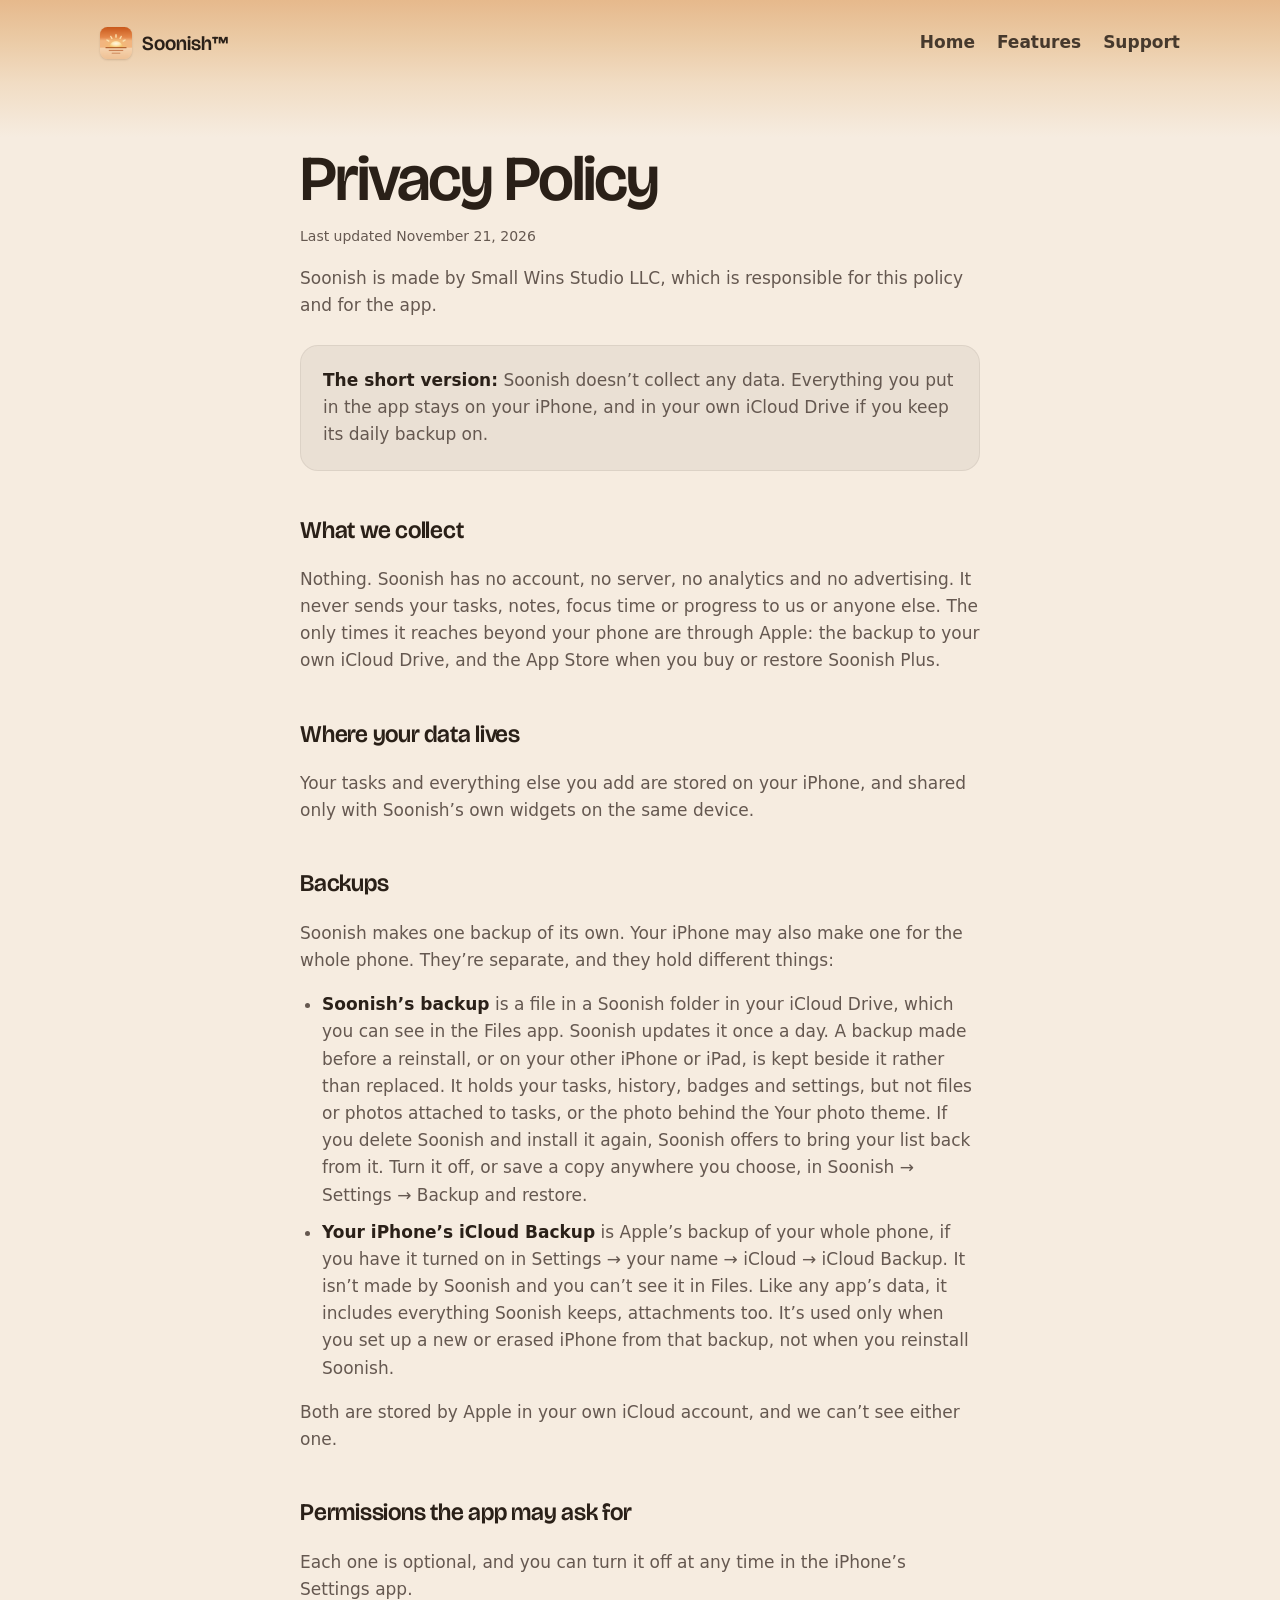
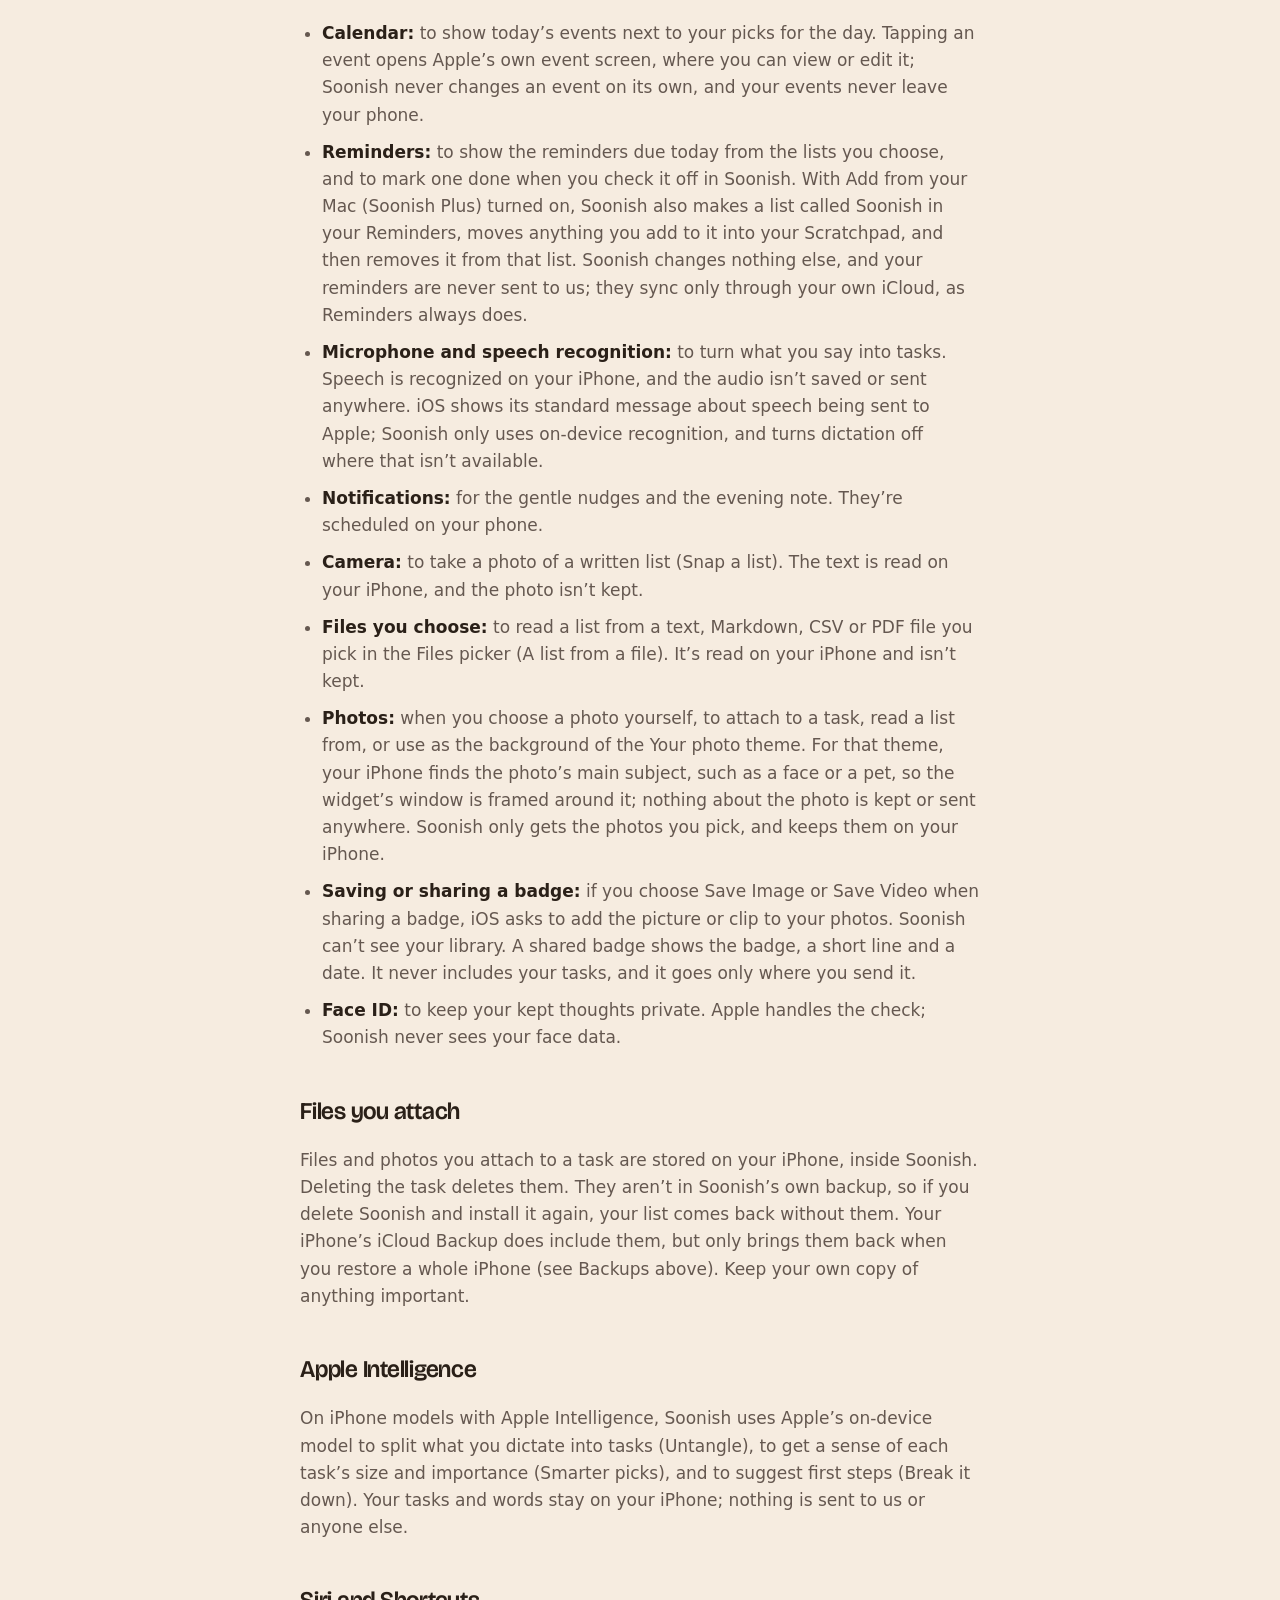
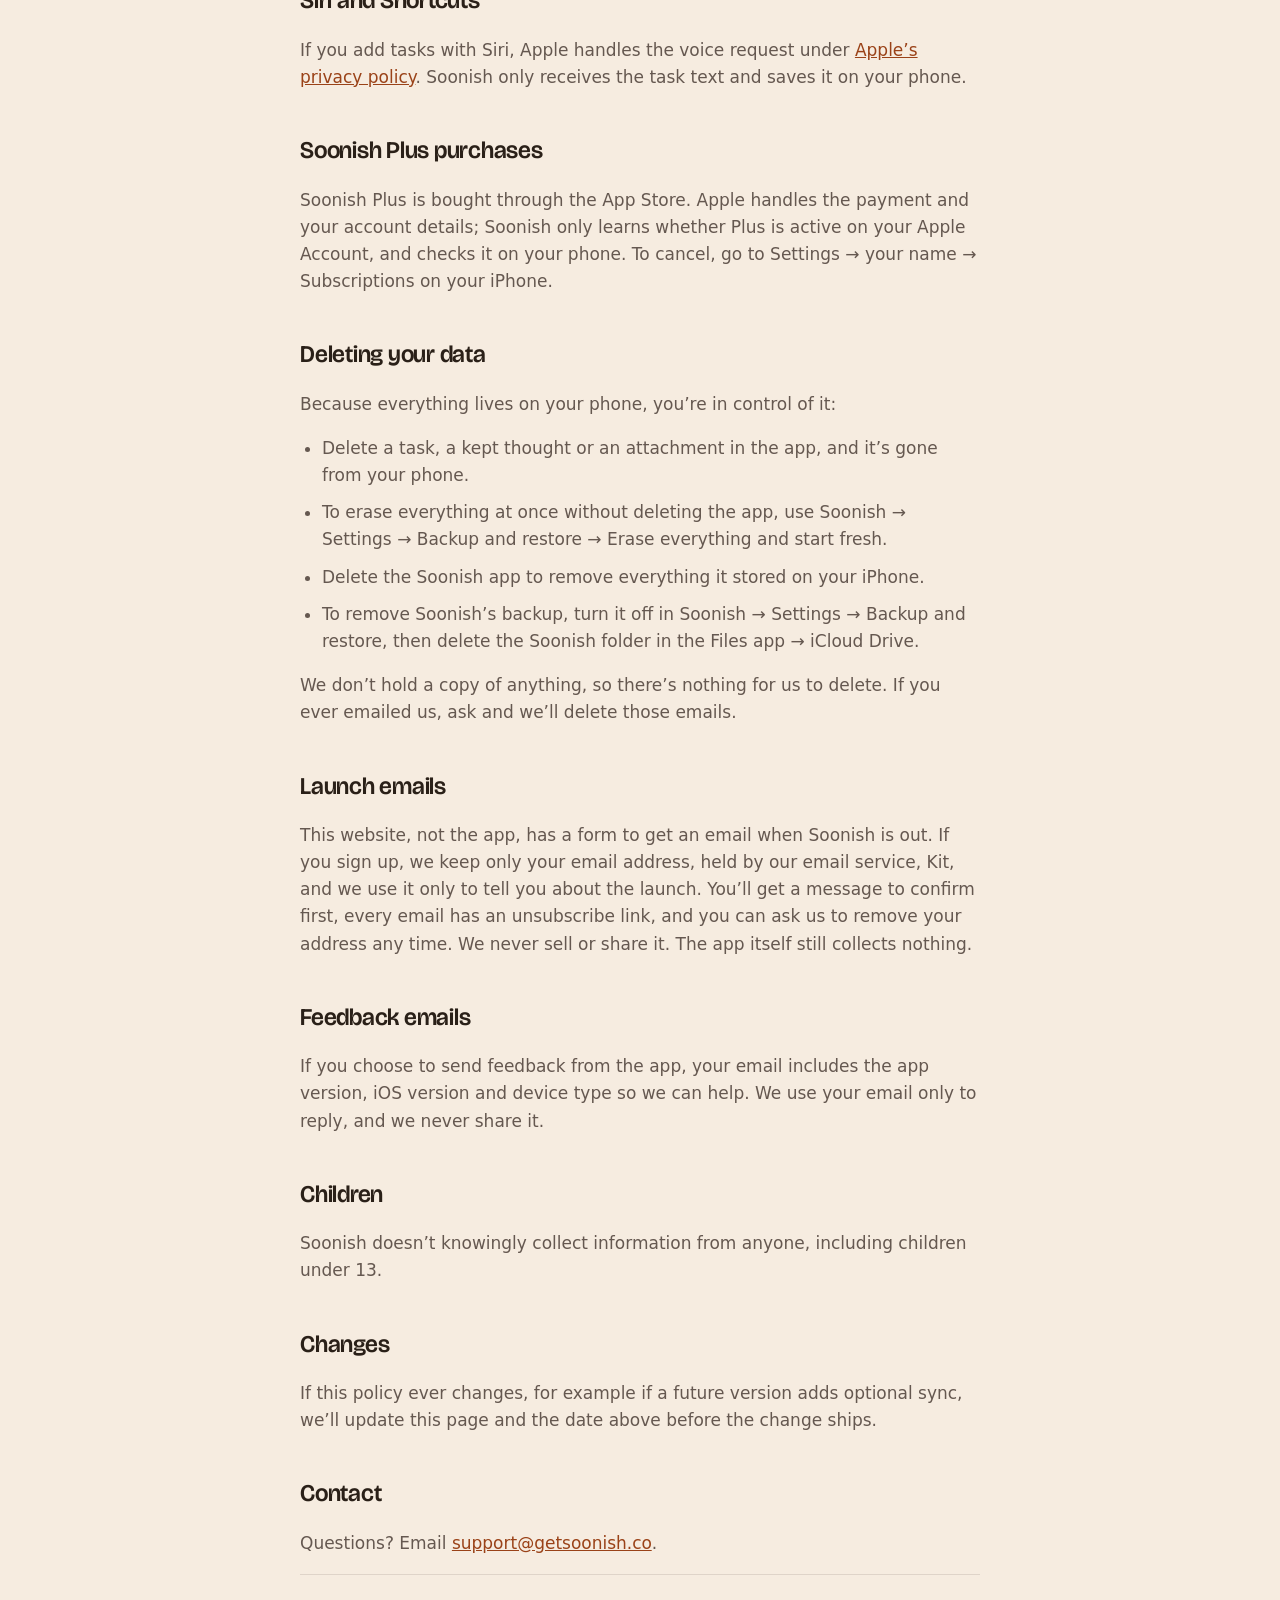
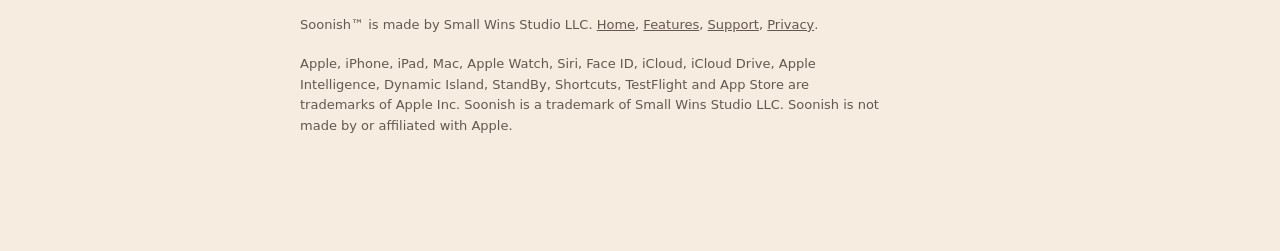
<file: privacy.html>
<!doctype html>
<html lang="en">
<head>
  <meta charset="utf-8">
  <meta name="color-scheme" content="light">
  <meta name="darkreader-lock">
  <meta name="viewport" content="width=device-width, initial-scale=1, viewport-fit=cover">
  <title>Soonish Privacy Policy</title>
  <meta name="description" content="Soonish collects nothing. What stays on your iPhone, what goes to your own iCloud, and what each permission is for.">
  <link rel="canonical" href="https://getsoonish.co/privacy.html">
  <link rel="icon" href="favicon.png?v=20261122b" type="image/png">
  <link rel="apple-touch-icon" href="apple-touch-icon.png?v=20261122b">
  <link rel="stylesheet" href="page.css?v=20261122b">
</head>
<body>
<div class="top">
  <div class="wrap">
    <header class="topbar">
      <a class="brand" href="./"><img src="images/icon.png?v=20261122b" alt="" width="32" height="32">Soonish™</a>
      <nav><a href="./">Home</a><a href="features.html">Features</a><a href="support.html">Support</a></nav>
    </header>
  </div>
</div>
<main class="wrap doc">

  <h1>Privacy Policy</h1>
  <p class="updated">Last updated November 21, 2026</p>
  <p>Soonish is made by Small Wins Studio LLC, which is responsible for this policy and for the app.</p>

  <div class="card">
    <p><strong>The short version:</strong> Soonish doesn’t collect any data. Everything you put in the app stays on your iPhone, and in your own iCloud Drive if you keep its daily backup on.</p>
  </div>

  <h2>What we collect</h2>
  <p>Nothing. Soonish has no account, no server, no analytics and no advertising. It never sends your tasks, notes, focus time or progress to us or anyone else. The only times it reaches beyond your phone are through Apple: the backup to your own iCloud Drive, and the App Store when you buy or restore Soonish Plus.</p>

  <h2>Where your data lives</h2>
  <p>Your tasks and everything else you add are stored on your iPhone, and shared only with Soonish’s own widgets on the same device.</p>

  <h2>Backups</h2>
  <p>Soonish makes one backup of its own. Your iPhone may also make one for the whole phone. They’re separate, and they hold different things:</p>
  <ul>
    <li><strong>Soonish’s backup</strong> is a file in a Soonish folder in your iCloud Drive, which you can see in the Files app. Soonish updates it once a day. A backup made before a reinstall, or on your other iPhone or iPad, is kept beside it rather than replaced. It holds your tasks, history, badges and settings, but not files or photos attached to tasks, or the photo behind the Your photo theme. If you delete Soonish and install it again, Soonish offers to bring your list back from it. Turn it off, or save a copy anywhere you choose, in Soonish &rarr; Settings &rarr; Backup and restore.</li>
    <li><strong>Your iPhone’s iCloud Backup</strong> is Apple’s backup of your whole phone, if you have it turned on in Settings &rarr; your name &rarr; iCloud &rarr; iCloud Backup. It isn’t made by Soonish and you can’t see it in Files. Like any app’s data, it includes everything Soonish keeps, attachments too. It’s used only when you set up a new or erased iPhone from that backup, not when you reinstall Soonish.</li>
  </ul>
  <p>Both are stored by Apple in your own iCloud account, and we can’t see either one.</p>

  <h2>Permissions the app may ask for</h2>
  <p>Each one is optional, and you can turn it off at any time in the iPhone’s Settings app.</p>
  <ul>
    <li><strong>Calendar:</strong> to show today’s events next to your picks for the day. Tapping an event opens Apple’s own event screen, where you can view or edit it; Soonish never changes an event on its own, and your events never leave your phone.</li>
    <li><strong>Reminders:</strong> to show the reminders due today from the lists you choose, and to mark one done when you check it off in Soonish. With Add from your Mac (Soonish Plus) turned on, Soonish also makes a list called Soonish in your Reminders, moves anything you add to it into your Scratchpad, and then removes it from that list. Soonish changes nothing else, and your reminders are never sent to us; they sync only through your own iCloud, as Reminders always does.</li>
    <li><strong>Microphone and speech recognition:</strong> to turn what you say into tasks. Speech is recognized on your iPhone, and the audio isn’t saved or sent anywhere. iOS shows its standard message about speech being sent to Apple; Soonish only uses on-device recognition, and turns dictation off where that isn’t available.</li>
    <li><strong>Notifications:</strong> for the gentle nudges and the evening note. They’re scheduled on your phone.</li>
    <li><strong>Camera:</strong> to take a photo of a written list (Snap a list). The text is read on your iPhone, and the photo isn’t kept.</li>
    <li><strong>Files you choose:</strong> to read a list from a text, Markdown, CSV or PDF file you pick in the Files picker (A list from a file). It’s read on your iPhone and isn’t kept.</li>
    <li><strong>Photos:</strong> when you choose a photo yourself, to attach to a task, read a list from, or use as the background of the Your photo theme. For that theme, your iPhone finds the photo’s main subject, such as a face or a pet, so the widget’s window is framed around it; nothing about the photo is kept or sent anywhere. Soonish only gets the photos you pick, and keeps them on your iPhone.</li>
    <li><strong>Saving or sharing a badge:</strong> if you choose Save Image or Save Video when sharing a badge, iOS asks to add the picture or clip to your photos. Soonish can’t see your library. A shared badge shows the badge, a short line and a date. It never includes your tasks, and it goes only where you send it.</li>
    <li><strong>Face ID:</strong> to keep your kept thoughts private. Apple handles the check; Soonish never sees your face data.</li>
  </ul>

  <h2>Files you attach</h2>
  <p>Files and photos you attach to a task are stored on your iPhone, inside Soonish. Deleting the task deletes them. They aren’t in Soonish’s own backup, so if you delete Soonish and install it again, your list comes back without them. Your iPhone’s iCloud Backup does include them, but only brings them back when you restore a whole iPhone (see Backups above). Keep your own copy of anything important.</p>

  <h2>Apple Intelligence</h2>
  <p>On iPhone models with Apple Intelligence, Soonish uses Apple’s on-device model to split what you dictate into tasks (Untangle), to get a sense of each task’s size and importance (Smarter picks), and to suggest first steps (Break it down). Your tasks and words stay on your iPhone; nothing is sent to us or anyone else.</p>

  <h2>Siri and Shortcuts</h2>
  <p>If you add tasks with Siri, Apple handles the voice request under <a href="https://www.apple.com/legal/privacy/">Apple’s privacy policy</a>. Soonish only receives the task text and saves it on your phone.</p>

  <h2>Soonish Plus purchases</h2>
  <p>Soonish Plus is bought through the App Store. Apple handles the payment and your account details; Soonish only learns whether Plus is active on your Apple Account, and checks it on your phone. To cancel, go to Settings &rarr; your name &rarr; Subscriptions on your iPhone.</p>

  <h2>Deleting your data</h2>
  <p>Because everything lives on your phone, you’re in control of it:</p>
  <ul>
    <li>Delete a task, a kept thought or an attachment in the app, and it’s gone from your phone.</li>
    <li>To erase everything at once without deleting the app, use Soonish &rarr; Settings &rarr; Backup and restore &rarr; Erase everything and start fresh.</li>
    <li>Delete the Soonish app to remove everything it stored on your iPhone.</li>
    <li>To remove Soonish’s backup, turn it off in Soonish &rarr; Settings &rarr; Backup and restore, then delete the Soonish folder in the Files app &rarr; iCloud Drive.</li>
  </ul>
  <p>We don’t hold a copy of anything, so there’s nothing for us to delete. If you ever emailed us, ask and we’ll delete those emails.</p>

  <h2 id="launch-emails">Launch emails</h2>
  <p>This website, not the app, has a form to get an email when Soonish is out. If you sign up, we keep only your email address, held by our email service, Kit, and we use it only to tell you about the launch. You’ll get a message to confirm first, every email has an unsubscribe link, and you can ask us to remove your address any time. We never sell or share it. The app itself still collects nothing.</p>

  <h2>Feedback emails</h2>
  <p>If you choose to send feedback from the app, your email includes the app version, iOS version and device type so we can help. We use your email only to reply, and we never share it.</p>

  <h2>Children</h2>
  <p>Soonish doesn’t knowingly collect information from anyone, including children under 13.</p>

  <h2>Changes</h2>
  <p>If this policy ever changes, for example if a future version adds optional sync, we’ll update this page and the date above before the change ships.</p>

  <h2>Contact</h2>
  <p>Questions? Email <a href="mailto:support@getsoonish.co">support@getsoonish.co</a>.</p>
  <footer>Soonish™ is made by Small Wins Studio LLC. <a href="./">Home</a>, <a href="features.html">Features</a>, <a href="support.html">Support</a>, <a href="privacy.html">Privacy</a>.
    <p class="tm">Apple, iPhone, iPad, Mac, Apple Watch, Siri, Face ID, iCloud, iCloud Drive, Apple Intelligence, Dynamic Island, StandBy, Shortcuts, TestFlight and App Store are trademarks of Apple Inc. Soonish is a trademark of Small Wins Studio LLC. Soonish is not made by or affiliated with Apple.</p>
  </footer>
</main>
</body>
</html>
</file>
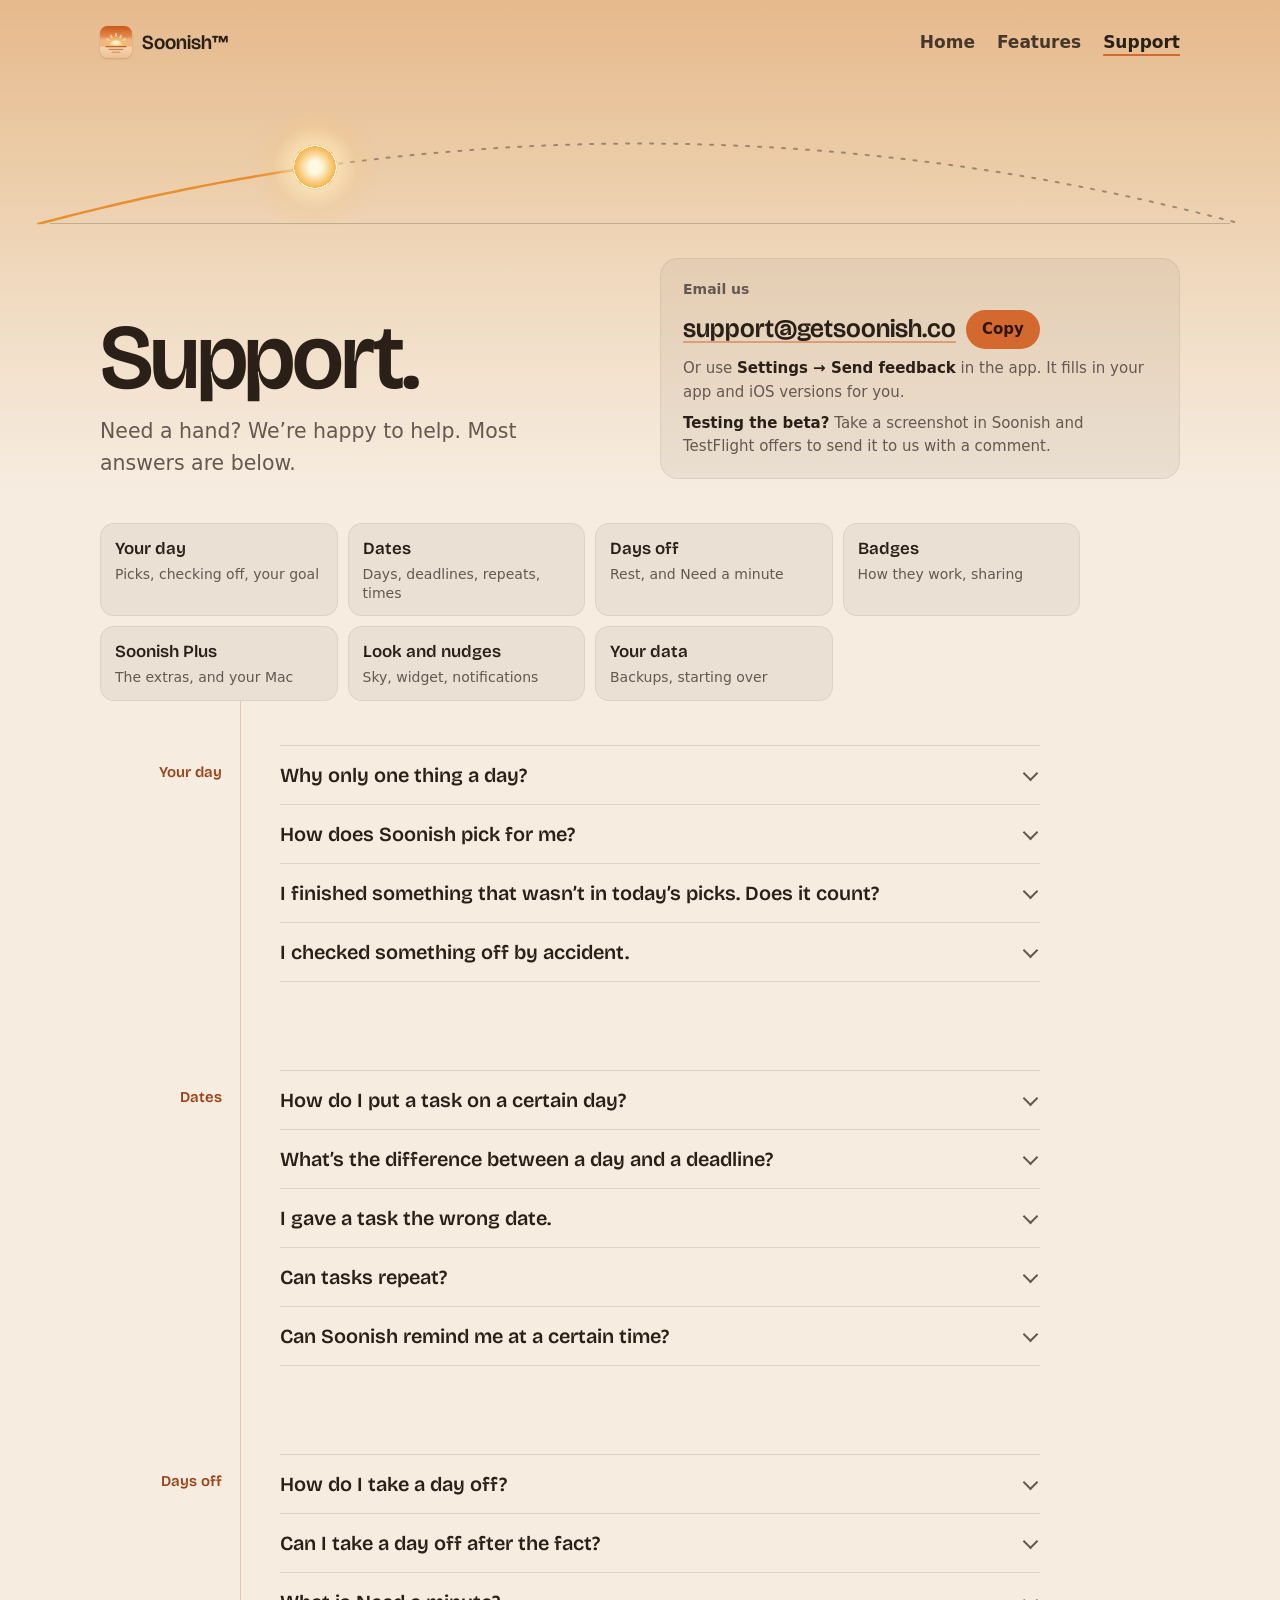
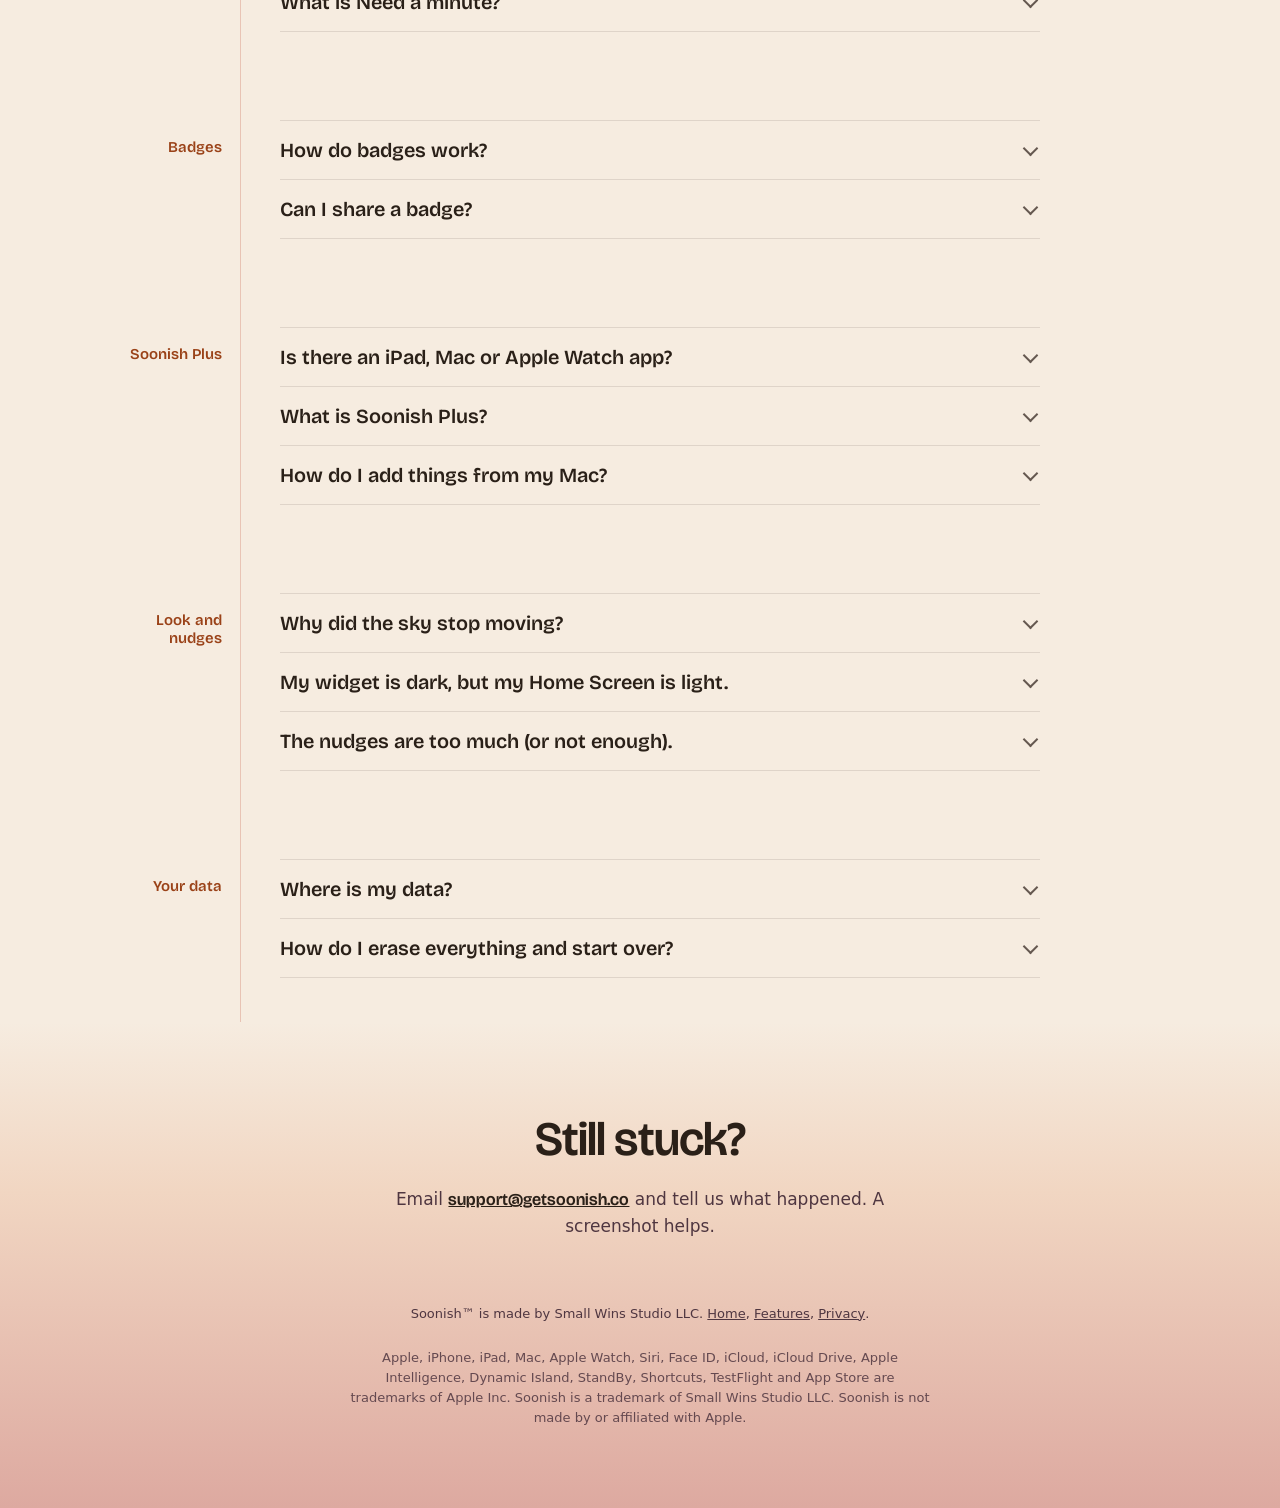
<file: support.html>
<!doctype html>
<html lang="en">
<head>
  <meta charset="utf-8">
  <meta name="color-scheme" content="light">
  <meta name="darkreader-lock">
  <meta name="viewport" content="width=device-width, initial-scale=1, viewport-fit=cover">
  <title>Soonish Support</title>
  <link rel="canonical" href="https://getsoonish.co/support.html">
  <meta name="description" content="Help with Soonish: how it picks, days off, backups, Soonish Plus and adding from your Mac.">
  <meta property="og:type" content="website">
  <meta property="og:url" content="https://getsoonish.co/support.html">
  <meta property="og:site_name" content="Soonish">
  <meta property="og:title" content="Soonish Support">
  <meta property="og:description" content="Help with Soonish, the ADHD-friendly to-do app.">
  <meta property="og:image" content="https://getsoonish.co/images/social.png?v=20261122b">
  <meta property="og:image:width" content="1200">
  <meta property="og:image:height" content="630">
  <meta property="og:image:alt" content="The Soonish app icon, and Today with the sun risen over the morning sky.">
  <meta name="twitter:card" content="summary_large_image">
  <link rel="icon" href="favicon.png?v=20261122b" type="image/png">
  <link rel="apple-touch-icon" href="apple-touch-icon.png?v=20261122b">
<style>
@font-face { font-family: "Bricolage Soonish"; src: url("fonts/BricolageGrotesqueSoonish-Heading.ttf") format("truetype"); font-weight: 400 650; font-display: swap; }
@font-face { font-family: "Bricolage Soonish"; src: url("fonts/BricolageGrotesqueSoonish-Display.ttf") format("truetype"); font-weight: 651 900; font-display: swap; }
:root { padding-top: env(safe-area-inset-top, 0px); padding-bottom: env(safe-area-inset-bottom, 0px); }
html { scroll-padding-top: env(safe-area-inset-top, 0px); }
body { margin: 0; }
img { max-width: 100%; }
[hidden]:not([hidden="until-found" i]) { display: none !important; }
</style>
</head>
<body>
<style>
/* Support, in the home and features pages' look: the morning sky up top, then the questions
   grouped in the Scratchpad's ruled margin, each one folded until it's tapped, like a folder.
   Quiet and practical: one warm accent, no night or evening bands. */
:root {
  --ink: #2A2018;
  --ink2: #655850;
  --accent: #9A4218;
  --apricot: #D4692F;
  --gold: #F2C066;
  --page: #F6ECE0;
  --margin: rgba(196, 90, 70, 0.28);
  --rule: rgba(101, 88, 80, .16);
  --tint: rgba(101, 88, 80, .08);
  --display: "Bricolage Soonish", "Bricolage Grotesque", "Avenir Next", ui-rounded, system-ui, sans-serif;
  --text: ui-rounded, "SF Pro Rounded", "Nunito", system-ui, -apple-system, sans-serif;
  color-scheme: light;
}
* { box-sizing: border-box; }
html, body { overflow-x: clip; }
html { scroll-behavior: smooth; }
@media (prefers-reduced-motion: reduce) { html { scroll-behavior: auto; } }
body { margin: 0; background: var(--page); color: var(--ink); font-family: var(--text); font-size: 17px; line-height: 1.55; -webkit-font-smoothing: antialiased; }
a { color: var(--accent); }
:focus-visible { outline: 3px solid #2A2018; outline-offset: 3px; }
.wrap { max-width: 1120px; margin: 0 auto; padding-left: max(20px, env(safe-area-inset-left, 0px)); padding-right: max(20px, env(safe-area-inset-right, 0px)); }

.top { position: relative; margin-top: calc(-1 * env(safe-area-inset-top, 0px)); padding-top: env(safe-area-inset-top, 0px);
  background: linear-gradient(180deg, #E6B98C 0%, #EBCBA6 22%, #F1DCC3 44%, var(--page) 70%); }
.topbar { display: flex; align-items: center; justify-content: space-between; padding-block: 18px; }
.brand { display: inline-flex; align-items: center; gap: 10px; font-family: var(--display); font-weight: 700; font-size: 20px; color: var(--ink); text-decoration: none; }
.brand img { width: 32px; height: 32px; border-radius: 7.5px; display: block; box-shadow: 0 1px 2px rgba(80, 40, 10, .18); }
.topbar nav { display: flex; gap: 22px; font-weight: 600; }
.topbar nav a { color: var(--ink); text-decoration: none; opacity: .85; display: inline-block; padding-block: 11px; }
.topbar nav a[aria-current] { opacity: 1; text-decoration: underline; text-decoration-thickness: 2px; text-underline-offset: 6px; text-decoration-color: var(--apricot); }

.skyline { position: relative; height: clamp(100px, 12vw, 140px); max-width: 1180px; margin: 0 auto; color: var(--ink); clip-path: inset(-400px -300px 0 -300px); }
.skyline svg { position: absolute; inset: 0; width: 100%; height: 100%; overflow: visible; }
.skyline .horizon { position: absolute; left: 0; right: 0; bottom: 0; height: 1px; background: currentColor; opacity: .22; }
.skyline .sun { position: absolute; width: 140px; height: 140px; margin: -70px 0 0 -70px; border-radius: 50%;
  background: radial-gradient(circle closest-side, transparent 29.4%, rgba(255, 255, 255, .75) 29.6% 31.2%, transparent 31.4%), radial-gradient(circle closest-side, #FFF8E2 0 9%, #F5B03F 31.3%, transparent 31.5%), radial-gradient(circle closest-side, transparent 31%, rgba(255, 233, 184, .6) 33%, rgba(247, 201, 135, .22) 60%, transparent 92%); }

.intro { padding-block: 34px 10px; display: grid; grid-template-columns: minmax(0, 1fr) minmax(0, 1fr); gap: 40px; align-items: end; }
.intro h1 { font-family: var(--display); font-weight: 800; font-size: clamp(46px, 7.4vw, 92px); line-height: .95; letter-spacing: -0.035em; margin: 0 0 14px; }
.intro .lede { font-size: clamp(18px, 1.6vw, 21px); color: var(--ink2); margin: 0; max-width: 34ch; }
.contact { background: var(--tint); border: 1px solid rgba(101, 88, 80, .1); border-radius: 18px; padding: 20px 22px; display: grid; gap: 8px; }
.contact .label { font-size: 14px; font-weight: 650; color: var(--ink2); }
.contact .email { font-family: var(--display); font-weight: 700; font-size: clamp(20px, 2.2vw, 26px); color: var(--ink); overflow-wrap: anywhere; text-decoration-color: rgba(212, 105, 47, .5); text-underline-offset: 4px; }
.contact .row { display: flex; flex-wrap: wrap; gap: 10px; align-items: center; }
.contact button { font: inherit; font-weight: 700; font-size: 15px; border: 0; border-radius: 999px; padding: 8px 16px; background: var(--apricot); color: #2C1406; cursor: pointer; }
.contact button:focus-visible { outline: 3px solid #2A2018; outline-offset: 2px; }
.contact p { margin: 0; color: var(--ink2); font-size: 15px; }
.contact p b { color: var(--ink); font-weight: 650; }

.jump { list-style: none; padding: 0; margin: 34px 0 0; display: grid; grid-template-columns: repeat(4, minmax(0, 1fr)); gap: 10px; max-width: 980px; }
.jump .tile { display: grid; align-content: start; gap: 2px; height: 100%; padding: 12px 14px 13px; border-radius: 14px; text-decoration: none; background: var(--tint); border: 1px solid rgba(101, 88, 80, .1); transition: background .15s, border-color .15s; }
.jump .tile:hover { background: rgba(212, 105, 47, .1); border-color: rgba(212, 105, 47, .35); }
.jump b { font-family: var(--display); font-weight: 650; font-size: 17px; color: var(--ink); }
.jump span { font-size: 14px; line-height: 1.35; color: var(--ink2); }

.sec { position: relative; display: grid; grid-template-columns: 140px minmax(0, 1fr); gap: 0 40px; padding-block: 44px; scroll-margin-top: 10px; }
.sec::before { content: ""; position: absolute; left: 140px; top: 0; bottom: 0; border-left: 1.5px solid var(--margin); }
.sec > .label { margin: 0; font-family: var(--display); font-weight: 600; font-size: 15px; color: #9A4218; text-align: right; padding: 18px 18px 0 0; line-height: 1.25; }
.qs { max-width: 760px; border-top: 1px solid var(--rule); }
details { border-bottom: 1px solid var(--rule); }
summary { list-style: none; cursor: pointer; display: flex; justify-content: space-between; gap: 18px; align-items: baseline; padding: 16px 0; font-family: var(--display); font-weight: 650; font-size: clamp(18px, 1.7vw, 20px); line-height: 1.3; color: var(--ink); }
summary::-webkit-details-marker { display: none; }
summary h3 { margin: 0; font: inherit; }
summary::after { content: ""; flex: none; width: 9px; height: 9px; margin-right: 4px; border-right: 2px solid var(--ink2); border-bottom: 2px solid var(--ink2); transform: translateY(-3px) rotate(45deg); transition: transform .2s; }
details[open] summary::after { transform: translateY(2px) rotate(225deg); }
summary:hover { color: var(--accent); }
summary:focus-visible { outline: 3px solid #2A2018; outline-offset: 4px; border-radius: 6px; }
.a { padding: 0 0 20px; color: var(--ink2); max-width: 64ch; }
.a p { margin: 0 0 12px; }
.a p:last-child { margin-bottom: 0; }
.a b { color: var(--ink); font-weight: 650; }
.a ol, .a ul { margin: 0 0 12px; padding-left: 22px; display: grid; gap: 8px; }
.a q { quotes: "\201C" "\201D"; }

.close { background: linear-gradient(180deg, var(--page) 0%, #F1D6C2 35%, #DDA9A0 100%); }
.close .in { padding-block: 80px 40px; text-align: center; }
.close h2 { font-family: var(--display); font-weight: 800; font-size: clamp(30px, 4vw, 48px); letter-spacing: -0.02em; margin: 0 0 10px; }
.close p { margin: 0 auto; color: #4F3640; max-width: 46ch; }
.close .email { font-family: var(--display); font-weight: 700; color: var(--ink); user-select: all; }
footer { padding-block: 50px 40px; font-size: 13px; color: #4F3640; text-align: center; }
footer a { color: #4F3640; display: inline-block; padding-block: 14px; }
footer .tm { max-width: 70ch; margin: 10px auto 0; opacity: .85; }

@media (max-width: 860px) { .intro { grid-template-columns: 1fr; gap: 24px; } }
@media (max-width: 760px) {
  .sec { grid-template-columns: 1fr; padding-block: 32px; }
  .sec::before { display: none; }
  .sec > .label { text-align: left; padding: 0 0 6px; }
  .jump { grid-template-columns: repeat(2, minmax(0, 1fr)); }
  .jump li:last-child:nth-child(odd) { grid-column: 1 / -1; }
  .topbar nav { gap: 14px; font-size: 15px; }
}
@media print { * { -webkit-print-color-adjust: exact; print-color-adjust: exact; } .clipbtn { display: none; } }
</style>

<div class="top">
  <div class="wrap">
    <header class="topbar">
      <a class="brand" href="./"><img src="images/icon.png?v=20261122b" alt="" width="32" height="32">Soonish™</a>
      <nav><a href="./">Home</a><a href="features.html">Features</a><a href="support.html" aria-current="page">Support</a></nav>
    </header>
  </div>
  <div class="skyline" aria-hidden="true">
    <svg viewBox="0 0 1000 200" preserveAspectRatio="none">
      <path id="ahead" d="M -10 200 Q 500 -30 1010 200" fill="none" stroke="currentColor" stroke-opacity=".4" stroke-width="2" stroke-dasharray="3 9" stroke-linecap="round" vector-effect="non-scaling-stroke"/>
      <path id="trail" fill="none" stroke="#E88C29" stroke-opacity=".95" stroke-width="2.5" stroke-linecap="round" vector-effect="non-scaling-stroke"/>
    </svg>
    <div class="sun" id="sun"></div>
    <div class="horizon"></div>
  </div>
  <div class="wrap">
    <div class="intro">
      <div>
        <h1>Support.</h1>
        <p class="lede">Need a hand? We’re happy to help. Most answers are below.</p>
      </div>
      <div class="contact">
        <span class="label">Email us</span>
        <div class="row"><a class="email" id="email" href="mailto:support@getsoonish.co">support@getsoonish.co</a><button type="button" id="copy">Copy</button></div>
        <p>Or use <b>Settings → Send feedback</b> in the app. It fills in your app and iOS versions for you.</p>
        <p><b>Testing the beta?</b> Take a screenshot in Soonish and TestFlight offers to send it to us with a comment.</p>
      </div>
    </div>
    <ul class="jump" aria-label="Topics">
      <li><a class="tile" href="#your-day"><b>Your day</b><span>Picks, checking off, your goal</span></a></li>
      <li><a class="tile" href="#dates"><b>Dates</b><span>Days, deadlines, repeats, times</span></a></li>
      <li><a class="tile" href="#days-off"><b>Days off</b><span>Rest, and Need a minute</span></a></li>
      <li><a class="tile" href="#badges"><b>Badges</b><span>How they work, sharing</span></a></li>
      <li><a class="tile" href="#plus"><b>Soonish Plus</b><span>The extras, and your Mac</span></a></li>
      <li><a class="tile" href="#look"><b>Look and nudges</b><span>Sky, widget, notifications</span></a></li>
      <li><a class="tile" href="#your-data"><b>Your data</b><span>Backups, starting over</span></a></li>
    </ul>
  </div>
</div>

<div class="wrap">
  <section class="sec" id="your-day">
    <h2 class="label">Your day</h2>
    <div class="qs">
      <details><summary><h3>Why only one thing a day?</h3></summary><div class="a">
        <p>Starting is the hardest part, so Soonish starts you with one. Once one a day has become a habit, it asks if you’d like two a day, then three. You can change it any time in <b>Settings → Daily goal</b>, and doing more is always welcome: it all counts.</p>
        <p>A day with nothing on your list is a quiet day, and it never breaks your streak.</p>
      </div></details>
      <details><summary><h3>How does Soonish pick for me?</h3></summary><div class="a">
        <p>Anything due today comes first, then tasks you’ve marked Important, then what’s due soon and how long things have been waiting. A task set for a later day waits for that day, and a deadline more than a week away waits until it’s closer. It never gives you more than one task marked Heavy at once, unless two are due today.</p>
        <p>Each pick shows a small reason. Don’t like one? Swap it out, and use <b>Back to Soonish’s picks</b> to undo.</p>
        <p>Done with today and want more? <b>Keep going</b> brings the next thing: anything left for today, then what’s coming soonest, then things with no date. The Scratchpad’s Up next always shows the same thing.</p>
      </div></details>
      <details><summary><h3>I finished something that wasn’t in today’s picks. Does it count?</h3></summary><div class="a">
        <p>Yes. Anything you finish counts toward your daily goal, whether it’s one of today’s picks or something from the Scratchpad. The sun rises on Today, nudges stop, and the day’s little sun lights up. It all counts toward Wins and badges too.</p>
      </div></details>
      <details><summary><h3>I checked something off by accident.</h3></summary><div class="a">
        <p>Tap the check again to undo it. Or tap <b>•••</b> (or touch and hold the task) and choose <b>Mark as not done</b>. You can also find it in the Done tab. It goes back exactly where it was.</p>
      </div></details>
    </div>
  </section>

  <section class="sec" id="dates">
    <h2 class="label">Dates</h2>
    <div class="qs">
      <details><summary><h3>How do I put a task on a certain day?</h3></summary><div class="a">
        <p>Just type the day anywhere in the line: <q>call mom tomorrow</q>, <q>dentist fri</q>, <q>rent oct 30</q> or <q>10/30</q>. The task waits in the Scratchpad and joins today’s picks that morning. <q>this weekend</q> means Saturday, and <q>next fri</q> means Friday of next week.</p>
        <p>You can also tap <b>•••</b> on a task and choose <b>Set a date</b>.</p>
      </div></details>
      <details><summary><h3>What’s the difference between a day and a deadline?</h3></summary><div class="a">
        <p>A plain date (<q>fri</q>) is the day you’ll do it, so it stays out of today’s picks until then. Add <q>by</q> or <q>due</q> (<q>by fri</q>) and it’s a deadline instead: Soonish may pick it earlier when there’s room. Switch between the two under Set a date or in Edit.</p>
      </div></details>
      <details><summary><h3>I gave a task the wrong date.</h3></summary><div class="a">
        <p>Tap <b>•••</b> on the task and choose <b>Set a date</b> (or <b>Change date</b>). This works on Today too: pick a later day and it leaves today’s list and waits for that day.</p>
      </div></details>
      <details><summary><h3>Can tasks repeat?</h3></summary><div class="a">
        <p>Yes. Type <q>every day</q>, <q>every weekday</q>, <q>every mon and thu</q>, <q>on tuesdays</q>, <q>weekly</q> or <q>each day this week</q>, or tap <b>•••</b> and choose <b>Repeat</b> to pick the days and an optional last day.</p>
        <p>Each repeat joins today’s picks on its day. Check it off and the next one waits for its day. Miss a day and it simply moves on: nothing piles up, and nothing counts against you.</p>
      </div></details>
      <details><summary><h3>Can Soonish remind me at a certain time?</h3></summary><div class="a">
        <p>Yes. Add a time when you type a task (<q>call doctor at 3pm</q>, <q>dentist fri 9:30am</q> or just <q>320p</q>), or tap <b>•••</b>, then <b>Change date</b> and <b>Set time</b>.</p>
        <p>Then turn on <b>Settings → Nudges → Heads-up for timed tasks</b> and choose 15 minutes, 30 minutes or an hour before. You get one notification, even on a day off, and none if the task is already done.</p>
      </div></details>
    </div>
  </section>

  <section class="sec" id="days-off">
    <h2 class="label">Days off</h2>
    <div class="qs">
      <details><summary><h3>How do I take a day off?</h3></summary><div class="a">
        <p>At the top of Today, tap the umbrella and pick the day. Days off never break your streak, and the app stays quiet on them. To skip the same days every week, change <b>Active days</b> in Settings.</p>
      </div></details>
      <details><summary><h3>Can I take a day off after the fact?</h3></summary><div class="a">
        <p>For yesterday, yes. If yesterday had nothing checked off and that would cost your week its Steady or Perfect week, Soonish asks the next morning if you’d like to count it as a day off. It only goes back one day.</p>
        <p>To catch it the same day, keep <b>Day off reminder</b> on in Settings. If nothing’s checked off by your evening note’s time and your week is on the line, Soonish asks if you’re taking a day off, with a button to take it.</p>
      </div></details>
      <details><summary><h3>What is Need a minute?</h3></summary><div class="a">
        <p>For when it’s all too much. Tap <b>Need a minute</b> on Today (or use its Lock Screen widget) and everything else hides. Choose three slow breaths, a 2-minute reset, or Clear my head, where you can write or say what’s on your mind.</p>
        <p><b>Let it go</b> clears it away and saves nothing. <b>Keep it</b> saves it privately on your phone under Kept thoughts, which open with Face ID.</p>
      </div></details>
    </div>
  </section>

  <section class="sec" id="badges">
    <h2 class="label">Badges</h2>
    <div class="qs">
      <details><summary><h3>How do badges work?</h3></summary><div class="a">
        <p>You earn badges for Steady and Perfect weeks, your best week yet, going above and beyond, doing things you chose yourself, coming back after time away, focus time and milestones. There are once-a-year ones too, for New Year, St. Patrick’s Day, Halloween, Thanksgiving and each new season, and one for your first day off.</p>
        <p>They never expire, and days off never cost you one. Find them in Wins: tap one to bring it to the front, and tap it again to see why you earned it.</p>
      </div></details>
      <details><summary><h3>Can I share a badge?</h3></summary><div class="a">
        <p>Yes. Tap <b>Share</b> when you earn one, or open any badge in Wins and tap Share. Pick a post, a Story or a short clip of the badge in its own scene, or copy just the badge. It shows the badge and when you earned it, never your tasks, and you choose where it goes.</p>
      </div></details>
    </div>
  </section>

  <section class="sec" id="plus">
    <h2 class="label">Soonish Plus</h2>
    <div class="qs">
      <details><summary><h3>Is there an iPad, Mac or Apple Watch app?</h3></summary><div class="a">
        <p>Not yet. Soonish is made for iPhone. With Soonish Plus, your one thing already shows on your Apple Watch in the Smart Stack. Apps for Apple Watch, iPad and Mac are on the way, and we’ll say so in the app’s update notes when each one is ready.</p>
      </div></details>
      <details><summary><h3>What is Soonish Plus?</h3></summary><div class="a">
        <p>A few extras on top of Soonish, which stays free. They’re free for everyone during the beta, marked with a small Plus tag. Turn them on in <b>Settings → Soonish Plus</b>.</p>
        <ul>
          <li><b>Today on the Lock Screen and Dynamic Island.</b> It shows up when you open Soonish and today’s picks aren’t all done, and you can check them off right there. The first time, iOS asks to allow Live Activities.</li>
          <li><b>Themes and app icons.</b> Calm colors (Sea glass, Dusk, Rosewood, Brick, Denim), clean ones (Ink, Pearl), brushed metals (Titanium, Gunmetal, Rose gold) and bold ones (Aurora and your own photo), each with a matching icon. Sunrise, the default, is free. Prefer just the color? Turn off Sky details.</li>
          <li><b>Break it down.</b> On iPhone models with Apple Intelligence, three tiny first steps for a task that feels too big.</li>
          <li><b>Your patterns.</b> After about a week, Wins notices when you get the most done, your strongest day and your longest run, and can offer to move your nudges or evening note to suit you.</li>
          <li><b>StandBy.</b> With your iPhone charging on its side, Soonish’s small widget shows your day big.</li>
          <li><b>Focus sounds.</b> Brown, pink or white noise under any Focus or Need a minute timer, even with the phone locked.</li>
          <li><b>Add from your Mac.</b> See the next question.</li>
        </ul>
        <p>Tell us if they’re worth paying for: <b>Settings → Soonish Plus → Worth paying for? Tell us.</b></p>
      </div></details>
      <details><summary><h3>How do I add things from my Mac?</h3></summary><div class="a">
        <p>With Add from your Mac, a list called Soonish in Apple’s Reminders becomes an inbox. Anything you put there moves into your Scratchpad.</p>
        <ol>
          <li>Turn on Reminders in iCloud on your iPhone and your Mac, with the same Apple Account on both.</li>
          <li>In Soonish, go to <b>Settings → Soonish Plus → Add from your Mac</b> and allow Full Access to Reminders. Soonish makes the Soonish list for you, in iCloud.</li>
          <li>Check the list sits under iCloud in Reminders, not “On My iPhone,” or it won’t reach your Mac.</li>
          <li>On your Mac, add to the Soonish list, or say <q>Hey Siri, add call the dentist to my Soonish list.</q> Your Apple Watch and iPad work too.</li>
          <li>Open Soonish on your iPhone. Each item lands in your Scratchpad with its day, time and notes. A link in the notes becomes the task’s link.</li>
        </ol>
        <p>It’s a one-way inbox: once an item is in Soonish, it’s removed from Reminders. Subtasks, images, flags, tags and the URL field don’t come across, since Apple doesn’t share them with other apps, so put a link in the notes instead. If something doesn’t show up, give iCloud a minute, then switch away from Soonish and back.</p>
      </div></details>
    </div>
  </section>

  <section class="sec" id="look">
    <h2 class="label">Look and nudges</h2>
    <div class="qs">
      <details><summary><h3>Why did the sky stop moving?</h3></summary><div class="a">
        <p>Your iPhone is probably in Low Power Mode. Soonish holds its skies, water and backgrounds still then, to save battery, and they move again when it’s off. To keep a theme’s colors with nothing moving at all, turn off <b>Sky details</b> in Settings → Theme and app icon.</p>
      </div></details>
      <details><summary><h3>My widget is dark, but my Home Screen is light.</h3></summary><div class="a">
        <p>The widget follows your phone’s light or dark mode, set in Settings → Display &amp; Brightness. If your iPhone is in dark mode but you’ve made just the Home Screen light, the widget stays dark, because apps can’t see that setting.</p>
        <p>To fix it, open Soonish and go to <b>Settings → Light or dark</b>, then choose Light. Choose Match phone to go back.</p>
      </div></details>
      <details><summary><h3>The nudges are too much (or not enough).</h3></summary><div class="a">
        <p>Change the times in Settings, or swipe one away to remove it. They always stop as soon as your goal is done today, and never come on days off or while a Focus timer is running.</p>
      </div></details>
    </div>
  </section>

  <section class="sec" id="your-data">
    <h2 class="label">Your data</h2>
    <div class="qs">
      <details><summary><h3>Where is my data?</h3></summary><div class="a">
        <p>On your iPhone. There’s no account, and nothing is sent to us.</p>
        <p>Soonish also makes one backup of its own, once a day: a file in a Soonish folder in your iCloud Drive. If you delete Soonish and install it again, it offers to bring your list back from that file. It holds your tasks, history, badges and settings, but not files or photos attached to tasks, or your theme photo. Turn it off or save a copy anywhere in <b>Settings → Backup and restore</b>.</p>
        <p>Your iPhone’s own iCloud Backup is separate. It includes everything in Soonish, attachments too, but it’s only used when you set up a new or erased iPhone, not when you reinstall one app. So keep your own copy of any attachment you can’t lose.</p>
      </div></details>
      <details><summary><h3>How do I erase everything and start over?</h3></summary><div class="a">
        <p>In <b>Settings → Backup and restore</b>, scroll to the bottom and tap <b>Erase everything and start fresh</b>. It clears your list, history, badges, settings, kept thoughts, attached files and theme photo, and Soonish starts like new.</p>
        <p>Your backups in iCloud Drive and any copies you saved aren’t touched, so you can bring one back afterward. Attached files and the theme photo aren’t in backups, so those can’t come back.</p>
      </div></details>
    </div>
  </section>
</div>

<div class="close">
  <div class="wrap in">
    <h2>Still stuck?</h2>
    <p>Email <a class="email" href="mailto:support@getsoonish.co">support@getsoonish.co</a> and tell us what happened. A screenshot helps.</p>
    <footer>
      Soonish™ is made by Small Wins Studio LLC. <a href="./">Home</a>, <a href="features.html">Features</a>, <a href="privacy.html">Privacy</a>.
      <p class="tm">Apple, iPhone, iPad, Mac, Apple Watch, Siri, Face ID, iCloud, iCloud Drive, Apple Intelligence, Dynamic Island, StandBy, Shortcuts, TestFlight and App Store are trademarks of Apple Inc. Soonish is a trademark of Small Wins Studio LLC. Soonish is not made by or affiliated with Apple.</p>
    </footer>
  </div>
</div>

<script>
(() => {
  const band = document.querySelector('.skyline'), sun = document.getElementById('sun'), trail = document.getElementById('trail');
  const t = (9 * 60 + 41 - 360) / 960, P0 = { x: -10, y: 200 }, C = { x: 500, y: -30 }, P1 = { x: 1010, y: 200 };
  const pt = s => { const u = 1 - s; return { x: u*u*P0.x + 2*u*s*C.x + s*s*P1.x, y: u*u*P0.y + 2*u*s*C.y + s*s*P1.y }; };
  const draw = () => { const p = pt(t); sun.style.left = p.x / 1000 * band.clientWidth + 'px'; sun.style.top = p.y / 200 * band.clientHeight + 'px';
    let d = ''; for (let i = 0; i <= 30; i++) { const q = pt(t * i / 30); d += (i ? ' L ' : 'M ') + q.x.toFixed(1) + ' ' + q.y.toFixed(1); } trail.setAttribute('d', d); { const ah = document.getElementById('ahead'); if (ah) { let a = ''; for (let i = 0; i <= 30; i++) { const q = pt(t + (1 - t) * i / 30); a += (i ? ' L ' : 'M ') + q.x.toFixed(1) + ' ' + q.y.toFixed(1); } ah.setAttribute('d', a); } } };
  draw(); addEventListener('resize', draw);

  // A topic tile jumps to its group and opens its first question.
  document.querySelectorAll('.jump .tile').forEach(t => t.addEventListener('click', () => {
    const d = document.querySelector(t.getAttribute('href') + ' details'); if (d) d.open = true;
  }));

  // Copy the email address; if the clipboard is refused, select it instead.
  const btn = document.getElementById('copy'), email = document.getElementById('email');
  btn.addEventListener('click', e => { e.preventDefault();
    const done = () => { btn.textContent = 'Copied'; setTimeout(() => btn.textContent = 'Copy', 1800); };
    const pick = () => { const r = document.createRange(); r.selectNodeContents(email); const s = getSelection(); s.removeAllRanges(); s.addRange(r); };
    if (navigator.clipboard) navigator.clipboard.writeText(email.textContent).then(done, pick); else pick();
  });
})();
</script>

</body>
</html>
</file>
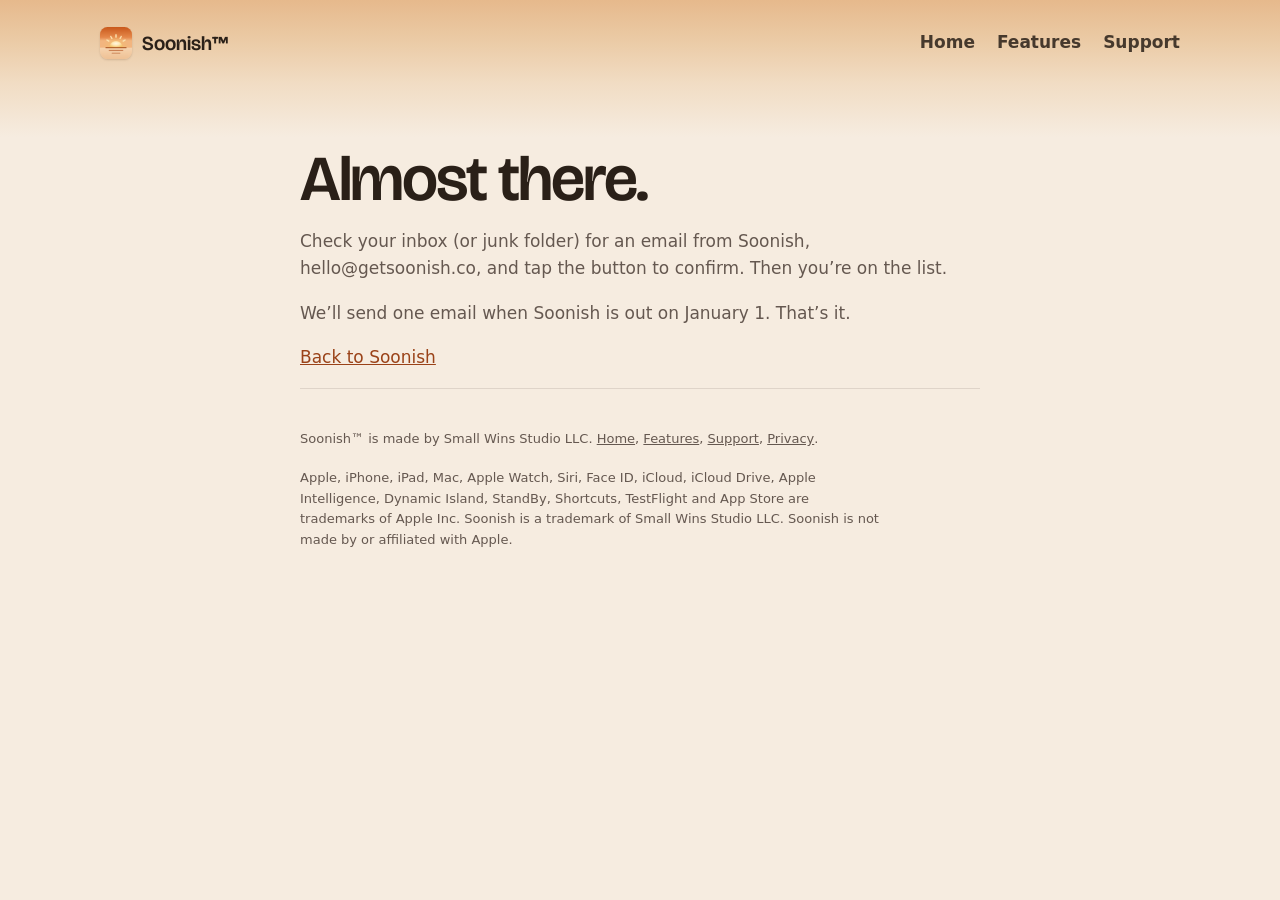
<file: thanks.html>
<!doctype html>
<html lang="en">
<head>
  <meta charset="utf-8">
  <meta name="color-scheme" content="light">
  <meta name="darkreader-lock">
  <meta name="viewport" content="width=device-width, initial-scale=1, viewport-fit=cover">
  <title>Almost there</title>
  <meta name="robots" content="noindex">
  <link rel="icon" href="favicon.png?v=20261122b" type="image/png">
  <link rel="apple-touch-icon" href="apple-touch-icon.png?v=20261122b">
  <link rel="stylesheet" href="page.css?v=20261122b">
</head>
<body>
<div class="top">
  <div class="wrap">
    <header class="topbar">
      <a class="brand" href="./"><img src="images/icon.png?v=20261122b" alt="" width="32" height="32">Soonish™</a>
      <nav><a href="./">Home</a><a href="features.html">Features</a><a href="support.html">Support</a></nav>
    </header>
  </div>
</div>
<main class="wrap doc">

  <h1>Almost there.</h1>
  <p>Check your inbox (or junk folder) for an email from Soonish, hello@getsoonish.co, and tap the button to confirm. Then you’re on the list.</p>
  <p>We’ll send one email when Soonish is out on January 1. That’s it.</p>
  <p><a href="./">Back to Soonish</a></p>
  <footer>Soonish™ is made by Small Wins Studio LLC. <a href="./">Home</a>, <a href="features.html">Features</a>, <a href="support.html">Support</a>, <a href="privacy.html">Privacy</a>.
    <p class="tm">Apple, iPhone, iPad, Mac, Apple Watch, Siri, Face ID, iCloud, iCloud Drive, Apple Intelligence, Dynamic Island, StandBy, Shortcuts, TestFlight and App Store are trademarks of Apple Inc. Soonish is a trademark of Small Wins Studio LLC. Soonish is not made by or affiliated with Apple.</p>
  </footer>
</main>
</body>
</html>
</file>
<file: page.css>
/* Plain text pages (privacy, the sign-up thank-you) in the same look as Home, Features and
   Support: the morning sky at the top, the same header, Bricolage headings and one readable column. */
@font-face { font-family: "Bricolage Soonish"; src: url("fonts/BricolageGrotesqueSoonish-Heading.ttf") format("truetype"); font-weight: 400 650; font-display: swap; }
@font-face { font-family: "Bricolage Soonish"; src: url("fonts/BricolageGrotesqueSoonish-Display.ttf") format("truetype"); font-weight: 651 900; font-display: swap; }
:root {
  --ink: #2A2018;
  --ink2: #655850;
  --accent: #9A4218;
  --apricot: #D4692F;
  --page: #F6ECE0;
  --rule: rgba(101, 88, 80, .16);
  --tint: rgba(101, 88, 80, .08);
  --display: "Bricolage Soonish", "Avenir Next", ui-rounded, system-ui, sans-serif;
  --text: ui-rounded, "SF Pro Rounded", "Nunito", system-ui, -apple-system, sans-serif;
  color-scheme: light;
  padding-top: env(safe-area-inset-top, 0px);
  padding-bottom: env(safe-area-inset-bottom, 0px);
}
* { box-sizing: border-box; }
html, body { overflow-x: clip; }
body { margin: 0; background: var(--page); color: var(--ink); font-family: var(--text); font-size: 17px; line-height: 1.6; -webkit-font-smoothing: antialiased; }
img { max-width: 100%; }
a { color: var(--accent); }
:focus-visible { outline: 3px solid #2A2018; outline-offset: 3px; }
.wrap { max-width: 1120px; margin: 0 auto; padding-left: max(20px, env(safe-area-inset-left, 0px)); padding-right: max(20px, env(safe-area-inset-right, 0px)); }

.top { margin-top: calc(-1 * env(safe-area-inset-top, 0px)); padding-top: env(safe-area-inset-top, 0px);
  background: linear-gradient(180deg, #E6B98C 0%, #EBCBA6 30%, #F1DCC3 60%, var(--page) 100%); }
.topbar { display: flex; align-items: center; justify-content: space-between; padding-block: 18px 70px; }
.brand { display: inline-flex; align-items: center; gap: 10px; font-family: var(--display); font-weight: 700; font-size: 20px; color: var(--ink); text-decoration: none; }
.brand img { width: 32px; height: 32px; border-radius: 7.5px; display: block; box-shadow: 0 1px 2px rgba(80, 40, 10, .18); }
.topbar nav { display: flex; gap: 22px; font-weight: 600; }
.topbar nav a { color: var(--ink); text-decoration: none; opacity: .85; display: inline-block; padding-block: 11px; }

.doc { max-width: 720px; padding-block: 10px 70px; }
.doc h1 { font-family: var(--display); font-weight: 800; font-size: clamp(40px, 6vw, 64px); line-height: 1; letter-spacing: -0.03em; margin: 0 0 14px; text-wrap: balance; }
.doc h2 { font-family: var(--display); font-weight: 700; font-size: 24px; letter-spacing: -0.01em; margin: 40px 0 10px; }
.doc p, .doc li { color: var(--ink2); }
.doc strong { color: var(--ink); font-weight: 650; }
.doc ul { padding-left: 22px; display: grid; gap: 10px; }
.doc .updated { font-size: 14px; margin-top: 0; }
.doc .card { background: var(--tint); border: 1px solid rgba(101, 88, 80, .1); border-radius: 18px; padding: 4px 22px; margin: 26px 0; }

footer { border-top: 1px solid var(--rule); padding-block: 26px 44px; font-size: 13px; color: var(--ink2); }
footer a { color: var(--ink2); display: inline-block; padding-block: 14px; }
footer .tm { margin: 4px 0 0; max-width: 70ch; }
@media (max-width: 760px) { .topbar nav { gap: 14px; font-size: 15px; } }
</file>
